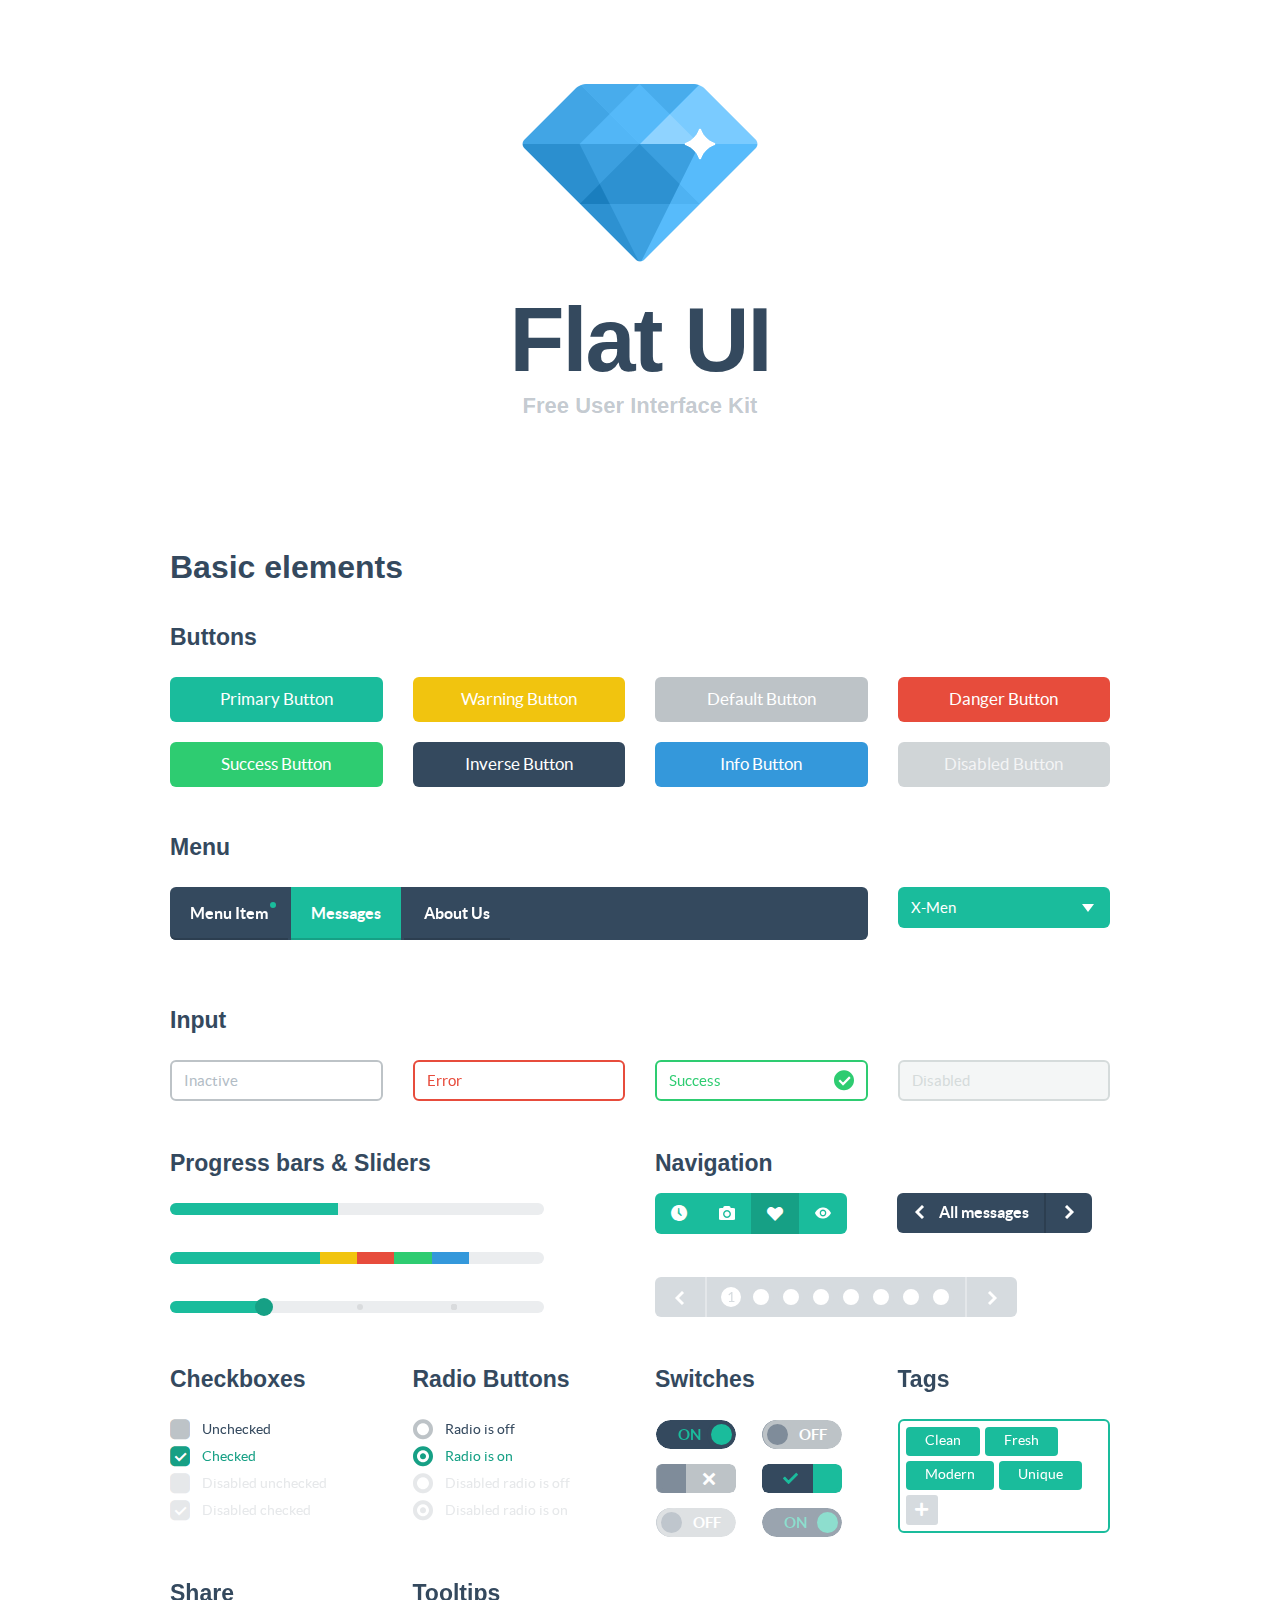
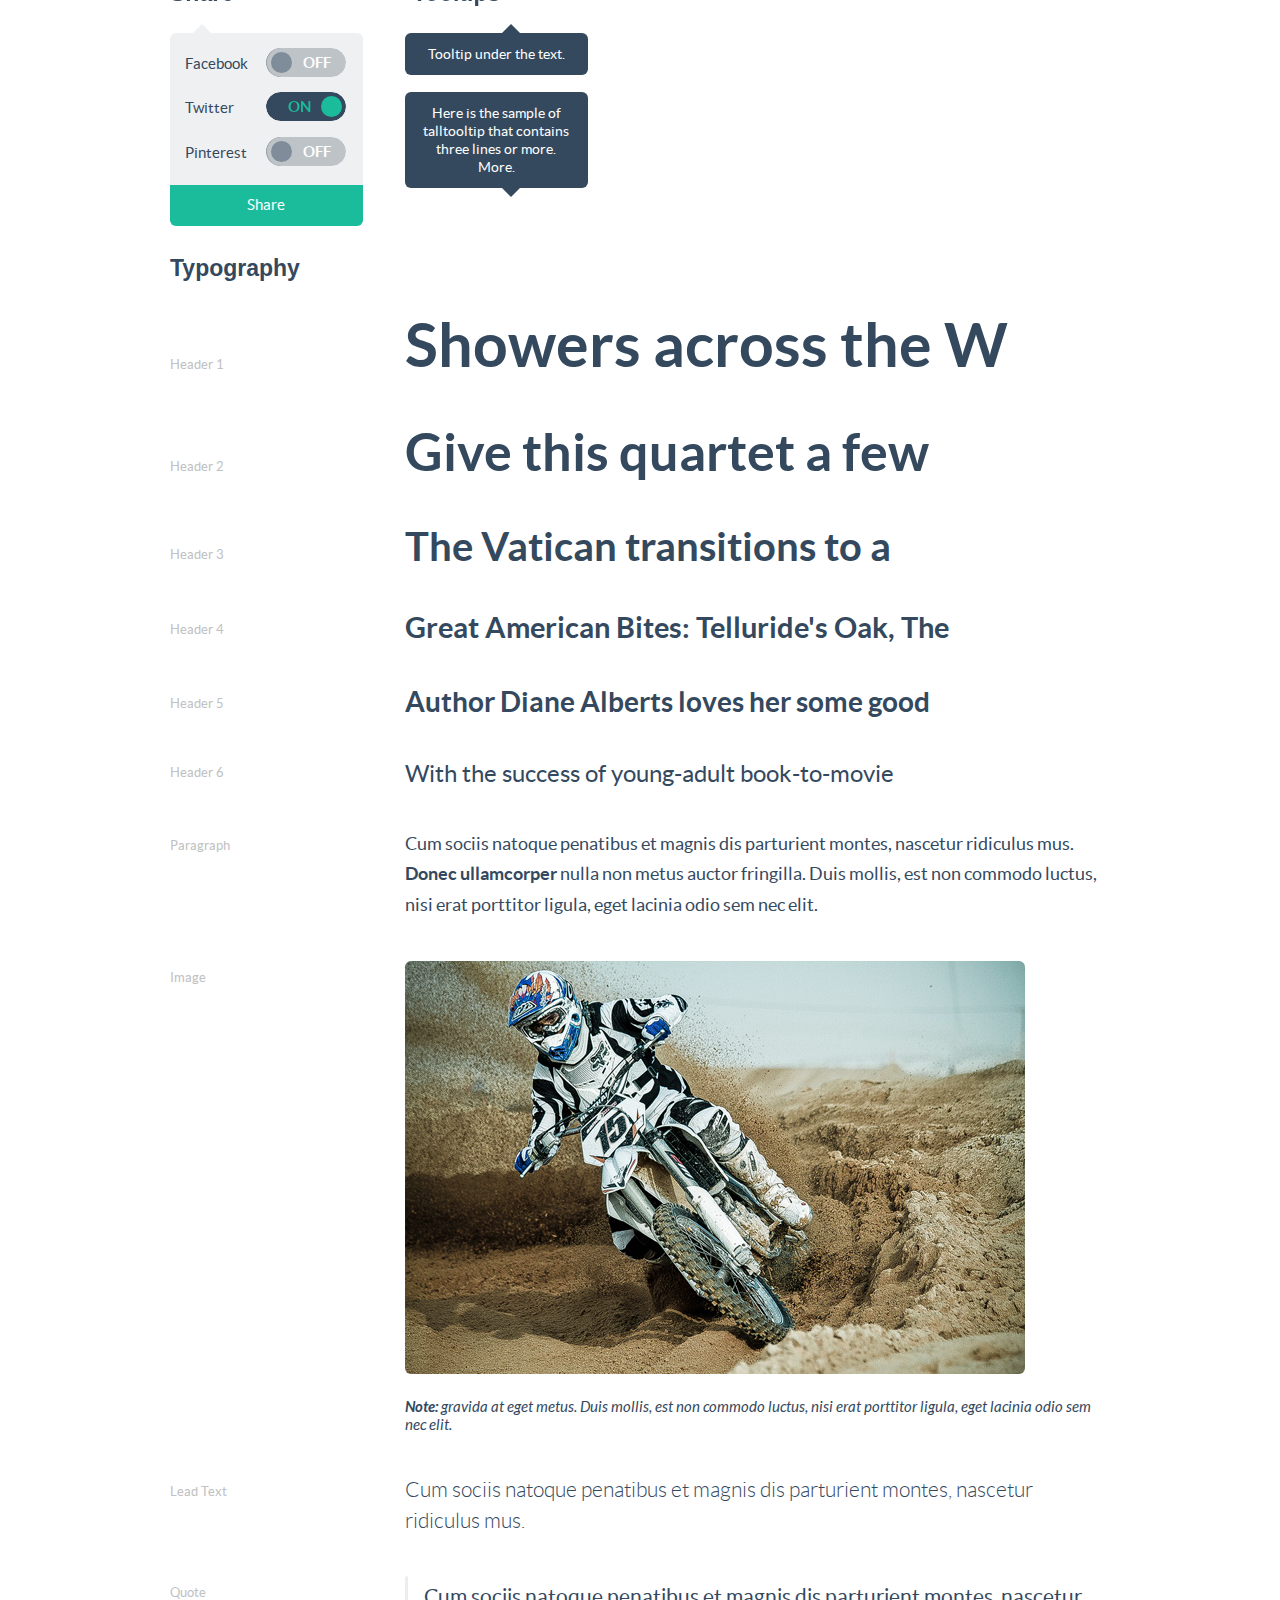
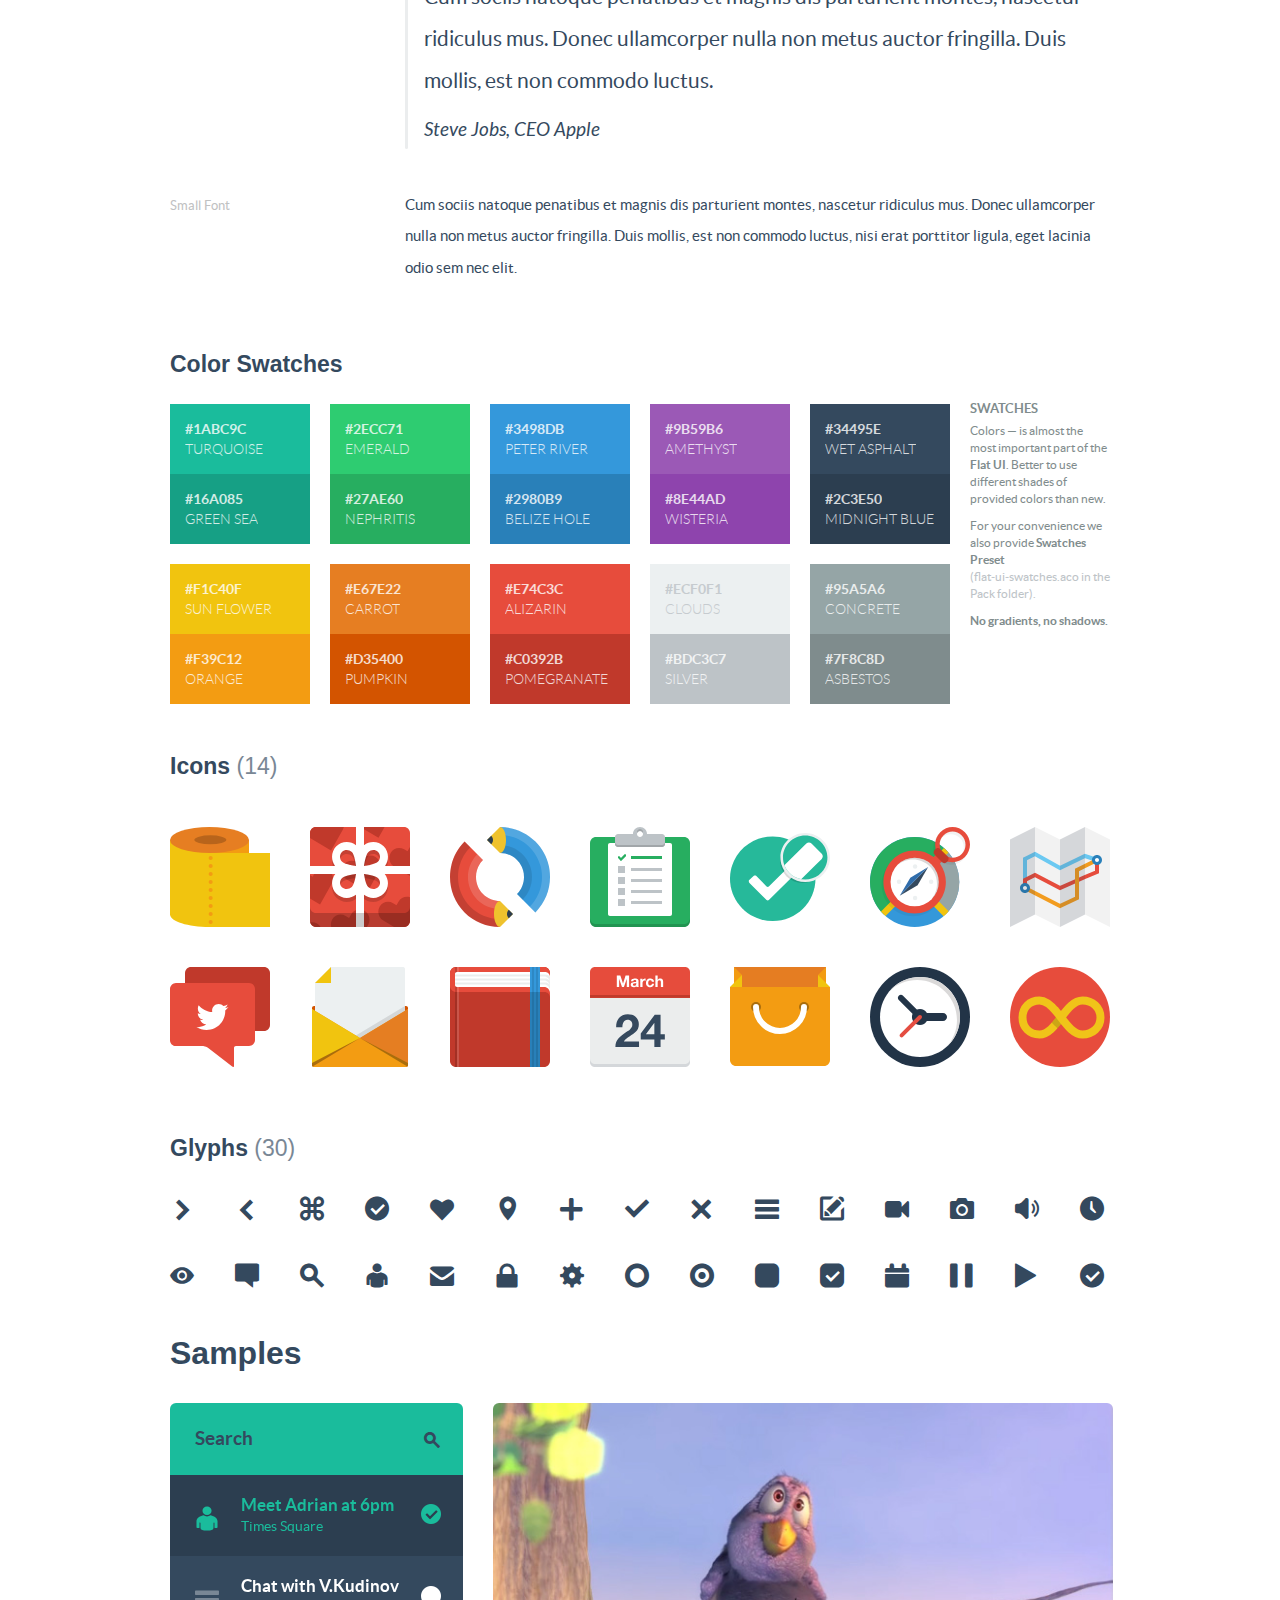
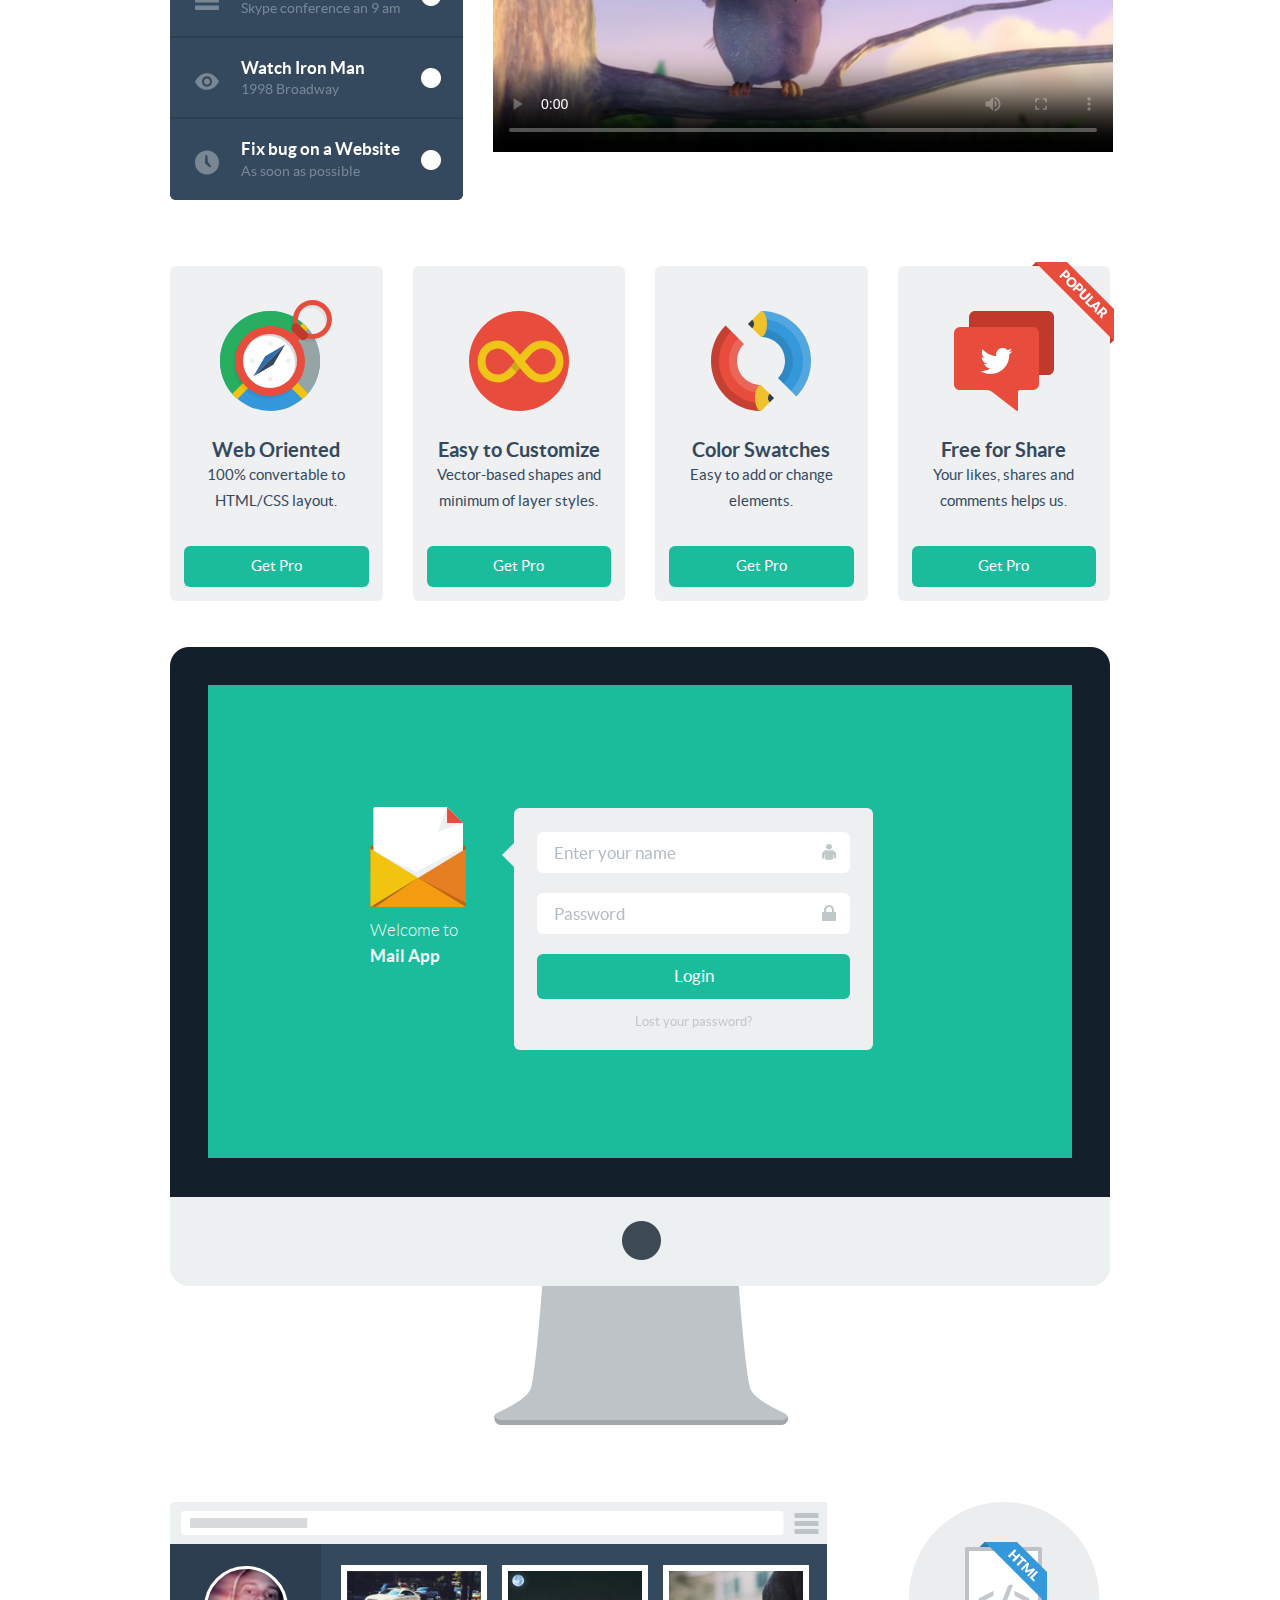
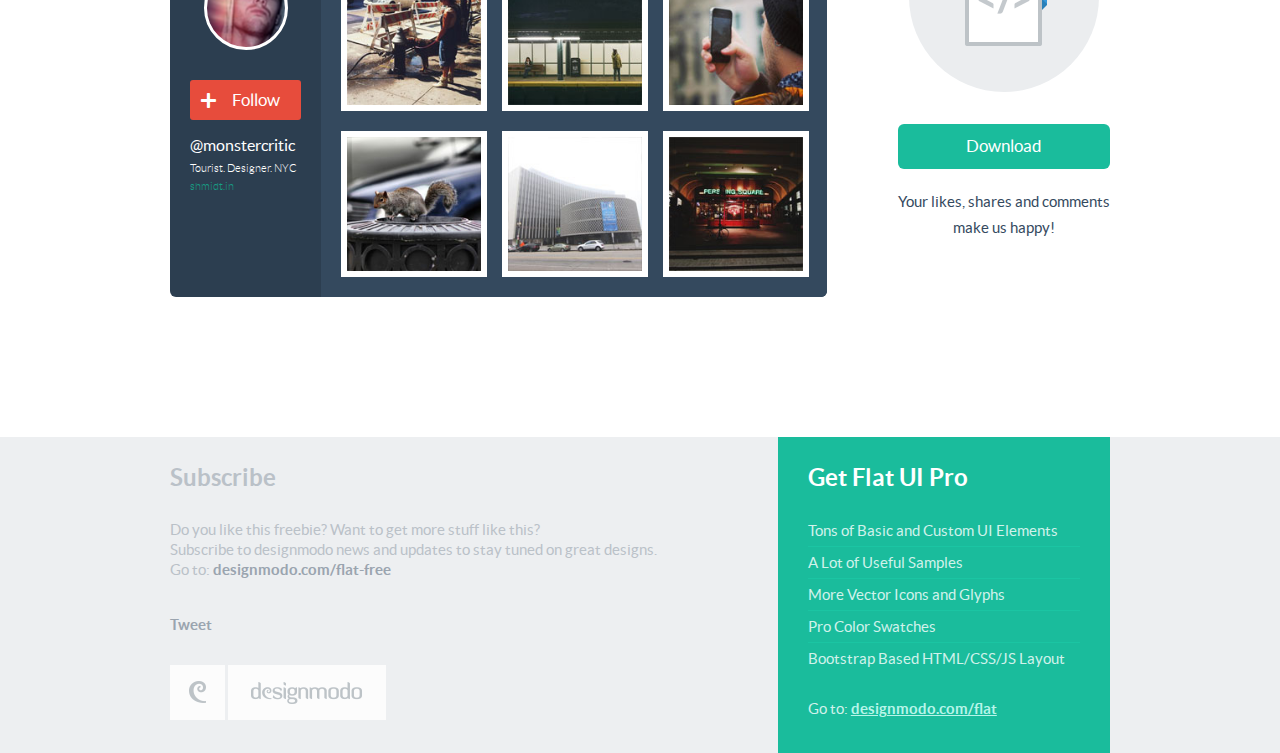
<file: public/Flat-UI-master/Flat-UI-master/index.html>
<!DOCTYPE html>
<html lang="en">
  <head>
    <meta charset="utf-8">
    <title>Flat UI - Free User Interface Kit</title>
    <meta name="viewport" content="width=device-width, initial-scale=1.0">

    <!-- Loading Bootstrap -->
    <link href="bootstrap/css/bootstrap.css" rel="stylesheet">

    <!-- Loading Flat UI -->
    <link href="css/flat-ui.css" rel="stylesheet">
    <link href="css/demo.css" rel="stylesheet">

    <link rel="shortcut icon" href="images/favicon.ico">

    <!-- HTML5 shim, for IE6-8 support of HTML5 elements. All other JS at the end of file. -->
    <!--[if lt IE 9]>
      <script src="js/html5shiv.js"></script>
    <![endif]-->
  </head>
  <body>
    <div class="container">
      <div class="demo-headline">
        <h1 class="demo-logo">
          <div class="logo"></div>
          Flat UI
          <small>Free User Interface Kit</small>
        </h1>
      </div> <!-- /demo-headline -->

      <h1 class="demo-section-title">Basic elements</h1>
      <h3 class="demo-panel-title">Buttons</h3>

      <div class="row demo-row">
        <div class="col-md-3">
          <a href="#fakelink" class="btn btn-block btn-lg btn-primary">Primary Button</a>
        </div>
        <div class="col-md-3">
          <a href="#fakelink" class="btn btn-block btn-lg btn-warning">Warning Button</a>
        </div>
        <div class="col-md-3">
          <a href="#fakelink" class="btn btn-block btn-lg">Default Button</a>
        </div>
        <div class="col-md-3">
          <a href="#fakelink" class="btn btn-block btn-lg btn-danger">Danger Button</a>
        </div>
      </div> <!-- /row -->

      <div class="row demo-row">
        <div class="col-md-3">
          <a href="#fakelink" class="btn btn-block btn-lg btn-success">Success Button</a>
        </div>
        <div class="col-md-3">
          <a href="#fakelink" class="btn btn-block btn-lg btn-inverse">Inverse Button</a>
        </div>
        <div class="col-md-3">
          <a href="#fakelink" class="btn btn-block btn-lg btn-info">Info Button</a>
        </div>
        <div class="col-md-3">
          <a href="#fakelink" class="btn btn-block btn-lg disabled">Disabled Button</a>
        </div>
      </div> <!-- /row -->

      <h3 class="demo-panel-title">Menu</h3>
      <div class="row demo-row">
        <div class="col-md-9">
          <div class="navbar navbar-inverse">
          	<div class="navbar-header">
	          	<button type="button" class="btn btn-navbar" data-toggle="collapse" data-target="#nav-collapse-01"></button>
          	</div>            
            <div class="navbar-collapse collapse" id="nav-collapse-01">
                  <ul class="nav">
                    <li>
                      <a href="#fakelink">
                        Menu Item
                        <span class="navbar-unread">1</span>
                      </a>
                    </li>
                    <li class="active">
                      <a href="#fakelink">
                        Messages
                        <span class="navbar-unread">1</span>
                      </a>
                      <ul>
                        <li><a href="#fakelink">Element One</a></li>
                        <li>
                          <a href="#fakelink">Sub menu</a>
                          <ul>
                            <li><a href="#fakelink">Element One</a></li>
                            <li><a href="#fakelink">Element Two</a></li>
                            <li><a href="#fakelink">Element Three</a></li>
                          </ul> <!-- /Sub menu -->
                        </li>
                        <li><a href="#fakelink">Element Three</a></li>
                      </ul> <!-- /Sub menu -->
                    </li>
                    <li>
                      <a href="#fakelink">
                        About Us
                      </a>
                    </li>
                  </ul>
                </div><!--/.nav -->
          </div>
        </div>
        <div class="col-md-3">
          <select name="herolist" value="X-Men" class="select-block">
            <option value="0">Choose hero</option>
            <option value="1">Spider Man</option>
            <option value="2">Wolverine</option>
            <option value="3">Captain America</option>
            <option value="X-Men" selected="selected">X-Men</option>
            <option value="Crocodile">Crocodile</option>
          </select>
        </div>
      </div> <!-- /row -->

      <h3 class="demo-panel-title">Input</h3>
      <div class="row">
        <div class="col-md-3">
          <input type="text" value="" placeholder="Inactive" class="form-control" />
        </div>
        <div class="col-md-3">
          <div class="form-group has-error">
            <input type="text" value="Error" class="form-control" />
          </div>
        </div>
        <div class="col-md-3">
          <div class="form-group has-success">
            <input type="text" value="Success" class="form-control" />
            <i class="input-icon fui-check-inverted"></i>
          </div>
        </div>
        <div class="col-md-3">
          <input type="text" value="Disabled" disabled="disabled" class="form-control" />
        </div>
      </div> <!-- /row -->

      <div class="row">
        <div class="col-md-5">
          <h3 class="demo-panel-title">Progress bars &amp; Sliders</h3>
          <div class="progress">
            <div class="progress-bar" style="width: 45%;"></div>
          </div>
          <br/>
          <div class="progress">
            <div class="progress-bar" style="width: 40%;"></div>
            <div class="progress-bar progress-bar-warning" style="width: 10%;"></div>
            <div class="progress-bar progress-bar-danger" style="width: 10%;"></div>
            <div class="progress-bar progress-bar-success" style="width: 10%;"></div>
            <div class="progress-bar progress-bar-info" style="width: 10%;"></div>
          </div>
          <br/>
          <div id="slider" class="ui-slider">
            <div class="ui-slider-segment"></div>
            <div class="ui-slider-segment"></div>
            <div class="ui-slider-segment"></div>
          </div>
        </div> <!-- /sliders -->

        <div class="col-md-6 col-md-offset-1">
          <h3 class="demo-panel-title">Navigation</h3>
          <div class="row demo-navigation">
            <div class="col-md-6">
              <div class="btn-toolbar">
                <div class="btn-group">
                  <a class="btn btn-primary" href="#fakelink"><i class="fui-time"></i></a>
                  <a class="btn btn-primary" href="#fakelink"><i class="fui-photo"></i></a>
                  <a class="btn btn-primary active" href="#fakelink"><i class="fui-heart"></i></a>
                  <a class="btn btn-primary" href="#fakelink"><i class="fui-eye"></i></a>
                </div>
              </div> <!-- /toolbar -->
            </div>
            <div class="col-md-6 demo-pager">
              <ul class="pager">
                <li class="previous">
                  <a href="#fakelink">
                    <i class="fui-arrow-left"></i>
                    <span>All messages</span>
                  </a>
                </li>
                <li class="next">
                  <a href="#fakelink">
                    <i class="fui-arrow-right"></i>
                  </a>
                </li>
              </ul> <!-- /pager -->
            </div>
          </div> <!-- /demo-navigation -->

          <div class="pagination">
            <ul>
              <li class="previous"><a href="#fakelink" class="fui-arrow-left"></a></li>
              <li class="active"><a href="#fakelink">1</a></li>
              <li><a href="#fakelink">2</a></li>
              <li><a href="#fakelink">3</a></li>
              <li><a href="#fakelink">4</a></li>
              <li><a href="#fakelink">5</a></li>
              <li><a href="#fakelink">6</a></li>
              <li><a href="#fakelink">7</a></li>
              <li><a href="#fakelink">8</a></li>
              <li class="next"><a href="#fakelink" class="fui-arrow-right"></a></li>
            </ul>
          </div> <!-- /pagination -->
        </div> <!-- /navigation -->
      </div> <!-- /row -->

      <div class="row">
        <div class="col-md-3">
          <h3 class="demo-panel-title">Checkboxes</h3>
          <label class="checkbox" for="checkbox1">
            <input type="checkbox" value="" id="checkbox1" data-toggle="checkbox">
            Unchecked
          </label>
          <label class="checkbox" for="checkbox2">
            <input type="checkbox" checked="checked" value="" id="checkbox2" data-toggle="checkbox" checked="">
            Checked
          </label>
          <label class="checkbox" for="checkbox3">
            <input type="checkbox" value="" id="checkbox3" data-toggle="checkbox" disabled="">
            Disabled unchecked
          </label>
          <label class="checkbox" for="checkbox4">
            <input type="checkbox" checked="checked" value="" id="checkbox4" data-toggle="checkbox" disabled="" checked="">
            Disabled checked
          </label>
        </div> <!-- /checkboxes col-md-3 -->

        <div class="col-md-3">
          <h3 class="demo-panel-title">Radio Buttons</h3>
          <label class="radio">
            <input type="radio" name="optionsRadios" id="optionsRadios1" value="option1" data-toggle="radio">
            Radio is off
          </label>
          <label class="radio">
            <input type="radio" name="optionsRadios" id="optionsRadios2" value="option1" data-toggle="radio" checked="">
            Radio is on
          </label>

          <label class="radio">
            <input type="radio" name="optionsRadiosDisabled" id="optionsRadios3" value="option2" data-toggle="radio" disabled="">
            Disabled radio is off
          </label>
          <label class="radio">
            <input type="radio" name="optionsRadiosDisabled" id="optionsRadios4" value="option2" data-toggle="radio" checked="" disabled="">
            Disabled radio is on
          </label>
        </div> <!-- /radios col-md-3 -->

        <div class="col-md-3">
          <h3 class="demo-panel-title">Switches</h3>

          <table width="100%">
            <tr>
              <td width="50%" class="pbm">
                <input type="checkbox" checked="" data-toggle="switch" />
              </td>

              <td class="pbm">
                <input type="checkbox" data-toggle="switch" />
              </td>
            </tr>
            <tr>
              <td class="pbm">
                <div class="switch switch-square"
                  data-on-label="<i class='fui-check'></i>"
                  data-off-label="<i class='fui-cross'></i>">
                  <input type="checkbox" />
                </div>
              </td>

              <td class="pbm">
                <div class="switch switch-square"
                  data-on-label="<i class='fui-check'></i>"
                  data-off-label="<i class='fui-cross'></i>">
                  <input type="checkbox" checked="" />
                </div>
              </td>
            </tr>
            <tr>
              <td>
                <input type="checkbox" disabled data-toggle="switch" />
              </td>

              <td>
                <input type="checkbox" checked disabled data-toggle="switch" />
              </td>
            </tr>
          </table>
        </div> <!-- /toggles col-md-3 -->

        <div class="col-md-3">
          <h3 class="demo-panel-title">Tags</h3>
          <input name="tagsinput" id="tagsinput" class="tagsinput" value="Clean,Fresh,Modern,Unique" />
        </div>
      </div> <!-- /row -->

      <div class="row">
        <div class="col-md-3">
          <h3 class="demo-panel-title">Share</h3>
          <div class="share mrl">
            <ul>
              <li>
                <label class="share-label" for="share-toggle2">Facebook</label>
                <input type="checkbox" data-toggle="switch" />
              </li>
              <li>
                <label class="share-label" for="share-toggle4">Twitter</label>
                <input type="checkbox" checked="" data-toggle="switch" />
              </li>
              <li>
                <label class="share-label" for="share-toggle6">Pinterest</label>
                <input type="checkbox" data-toggle="switch" />
              </li>
            </ul>
            <a href="#" class="btn btn-primary btn-block btn-large">Share</a>
          </div> <!-- /share -->
        </div>

        <div class="col-md-3">
          <div class="demo-tooltips">
            <h3 class="demo-panel-title">Tooltips</h3>
            <p align="center" data-toggle="tooltip" data-placement="bottom" title="Tooltip under the text."></p>
            <p align="center" data-toggle="tooltip" title="Here is the sample of talltooltip that contains three lines or more. More."></p>
          </div>
        </div> <!-- /col-md-3 with tooltips -->
      </div> <!-- /row -->
      
      <div class="demo-row typography-row">
      	<div class="demo-title">
      		<h3 class="demo-panel-title">Typography</h3>
      	</div>
      	<div class="demo-content">      		
      		<div class="demo-type-example">
	      		<h1><span class="demo-heading-note">Header 1</span>Showers across the W</h1>
      		</div>
      		<div class="demo-type-example">
	      		<h2><span class="demo-heading-note">Header 2</span>Give this quartet a few</h2>
      		</div>
      		<div class="demo-type-example">
	      		<h3><span class="demo-heading-note">Header 3</span>The Vatican transitions to a</h3>
      		</div>
      		<div class="demo-type-example">
	      		<h4><span class="demo-heading-note">Header 4</span>Great American Bites: Telluride's Oak, The</h4>
      		</div>
      		<div class="demo-type-example">
	      		<h5><span class="demo-heading-note">Header 5</span>Author Diane Alberts loves her some good</h5>
      		</div>
      		<div class="demo-type-example">
	      		<h6><span class="demo-heading-note">Header 6</span>With the success of young-adult book-to-movie</h6>
      		</div>
      		<div class="demo-type-example">
	      		<span class="demo-text-note">Paragraph</span>
	          <p>Cum sociis natoque penatibus et magnis dis parturient montes, nascetur ridiculus mus. <strong>Donec ullamcorper</strong> nulla non metus auctor fringilla. Duis mollis, est non commodo luctus, nisi erat porttitor ligula, eget lacinia odio sem nec elit.</p>
      		</div>
      		<div class="demo-type-example">
	      		<span class="demo-text-note">Image</span>
	          <img src="images/exaple-image.jpg" alt="exaple-image" class="img-rounded img-responsive">
	          <p class="img-comment"><strong>Note:</strong> gravida at eget metus. Duis mollis, est non commodo luctus, nisi erat porttitor ligula, eget lacinia odio sem nec elit.</p>
      		</div>
      		<div class="demo-type-example">
	      		<span class="demo-text-note">Lead Text</span>
						<p class="lead">Cum sociis natoque penatibus et magnis dis parturient montes, nascetur ridiculus mus.</p>
      		</div>
      		<div class="demo-type-example">
	      		<span class="demo-text-note">Quote</span>
	          <blockquote>
	            <p>Cum sociis natoque penatibus et magnis dis parturient montes, nascetur ridiculus mus. Donec ullamcorper nulla non metus auctor fringilla. Duis mollis, est non commodo luctus.</p>
	            <small>Steve Jobs, CEO Apple</small>
	          </blockquote>
      		</div>
      		<div class="demo-type-example">
	      		<span class="demo-text-note">Small Font</span>
	          <p><small>Cum sociis natoque penatibus et magnis dis parturient montes, nascetur ridiculus mus. Donec ullamcorper nulla non metus auctor fringilla. Duis mollis, est non commodo luctus, nisi erat porttitor ligula, eget lacinia odio sem nec elit.</small></p>
      		</div>
      	</div><!-- /.demo-content-wide -->
      </div><!-- /.demo-row -->

      <h3 class="demo-panel-title">Color Swatches</h3>
      <div class="row demo-swatches-row">
	      <div class="swatches-col">
		      <div class="pallete-item">
			      <dl class="palette palette-turquoise">
                <dt>#1abc9c</dt>
                <dd>Turquoise</dd>
              </dl>
              <dl class="palette palette-green-sea">
                <dt>#16a085</dt>
                <dd>Green sea</dd>
              </dl>
		      </div>
		      <div class="pallete-item">
			      <dl class="palette palette-emerald">
              <dt>#2ecc71</dt>
              <dd>Emerald</dd>
            </dl>
            <dl class="palette palette-nephritis">
              <dt>#27ae60</dt>
              <dd>Nephritis</dd>
            </dl>
		      </div>
		      <div class="pallete-item">
			      <dl class="palette palette-peter-river">
              <dt>#3498db</dt>
              <dd>Peter river</dd>
            </dl>
            <dl class="palette palette-belize-hole">
              <dt>#2980b9</dt>
              <dd>Belize hole</dd>
            </dl>
		      </div>
		      <div class="pallete-item">
			      <dl class="palette palette-amethyst">
              <dt>#9b59b6</dt>
              <dd>Amethyst</dd>
            </dl>
            <dl class="palette palette-wisteria">
              <dt>#8e44ad</dt>
              <dd>Wisteria</dd>
            </dl>
		      </div>
		      <div class="pallete-item">
			      <dl class="palette palette-wet-asphalt">
              <dt>#34495e</dt>
              <dd>Wet asphalt</dd>
            </dl>
            <dl class="palette palette-midnight-blue">
              <dt>#2c3e50</dt>
              <dd>Midnight blue</dd>
            </dl>
		      </div>
		      <div class="pallete-item">
			      <dl class="palette palette-sun-flower">
              <dt>#f1c40f</dt>
              <dd>Sun flower</dd>
            </dl>
            <dl class="palette palette-orange">
              <dt>#f39c12</dt>
              <dd>Orange</dd>
            </dl>
		      </div>
		      <div class="pallete-item">
			      <dl class="palette palette-carrot">
              <dt>#e67e22</dt>
              <dd>Carrot</dd>
            </dl>
            <dl class="palette palette-pumpkin">
              <dt>#d35400</dt>
              <dd>Pumpkin</dd>
            </dl>
		      </div>
		      <div class="pallete-item">
			      <dl class="palette palette-alizarin">
              <dt>#e74c3c</dt>
              <dd>Alizarin</dd>
            </dl>
            <dl class="palette palette-pomegranate">
              <dt>#c0392b</dt>
              <dd>Pomegranate</dd>
            </dl>
		      </div>
		      <div class="pallete-item">
			      <dl class="palette palette-clouds">
              <dt>#ecf0f1</dt>
              <dd>Clouds</dd>
            </dl>
            <dl class="palette palette-silver">
              <dt>#bdc3c7</dt>
              <dd>Silver</dd>
            </dl>
		      </div>
		      <div class="pallete-item">
			      <dl class="palette palette-concrete">
              <dt>#95a5a6</dt>
              <dd>Concrete</dd>
            </dl>
            <dl class="palette palette-asbestos">
              <dt>#7f8c8d</dt>
              <dd>Asbestos</dd>
            </dl>
		      </div>
	      </div> <!-- /swatches items -->
	      <div class="swatches-desc-col">
		      <h6 class="palette-headline">SWATCHES</h6>
          <p class="palette-paragraph">
            Colors &mdash; is almost the most important part of the <strong>Flat UI</strong>. Better to use different shades of provided colors than new.
          </p>
          <p class="palette-paragraph">
            For your convenience we also provide <strong>Swatches Preset</strong> <span>(flat&#8209;ui&#8209;swatches.aco in the Pack folder).</span>
          </p>
          <p class="palette-paragraph">
            <strong>No gradients, no shadows.</strong>
          </p>
	      </div> <!-- /swatches desc -->
      </div> <!-- /swatches row -->

      <h3 class="demo-panel-title">Icons <small>(14)</small></h3>
      <div class="demo-illustrations">
        <div class="demo-content">
          <div><img src="images/icons/svg/toilet-paper.svg" alt="Toilet-Paper"></div>          
          <div><img src="images/icons/svg/gift-box.svg" alt="Gift-Box"></div>
          <div><img src="images/icons/svg/pencils.svg" alt="Pensils"></div>
          <div><img src="images/icons/svg/clipboard.svg" alt="Clipboard"></div>
          <div><img src="images/icons/svg/retina.svg" alt="Retina"></div>
          <div><img src="images/icons/svg/compas.svg" alt="Compas"></div>
          <div><img src="images/icons/svg/map.svg" alt="Map"></div>
          <div><img src="images/icons/svg/chat.svg" alt="Chat"></div>
          <div><img src="images/icons/svg/mail.svg" alt="Mail"></div>
          <div><img src="images/icons/svg/book.svg" alt="Book"></div>
          <div><img src="images/icons/svg/calendar.svg" alt="Calendar"></div>
          <div><img src="images/icons/svg/paper-bag.svg" alt="Pocket"></div>
          <div><img src="images/icons/svg/clocks.svg" alt="Watches"></div>
          <div><img src="images/icons/svg/loop.svg" alt="Infinity-Loop"></div>
        </div>
      </div>


      <h3 class="demo-panel-title">Glyphs <small>(30)</small></h3>
      <div class="demo-icons">        
        <div class="demo-content">
          <span class="fui-arrow-right"></span>
          <span class="fui-arrow-left"></span>
          <span class="fui-cmd"></span>
          <span class="fui-check-inverted"></span>
          <span class="fui-heart"></span>
          <span class="fui-location"></span>
          <span class="fui-plus"></span>
          <span class="fui-check"></span>
          <span class="fui-cross"></span>
          <span class="fui-list"></span>
          <span class="fui-new"></span>
          <span class="fui-video"></span>
          <span class="fui-photo"></span>
          <span class="fui-volume"></span>
          <span class="fui-time"></span>
          <span class="fui-eye"></span>
          <span class="fui-chat"></span>
          <span class="fui-search"></span>
          <span class="fui-user"></span>
          <span class="fui-mail"></span>
          <span class="fui-lock"></span>
          <span class="fui-gear"></span>
          <span class="fui-radio-unchecked"></span>
          <span class="fui-radio-checked"></span>
          <span class="fui-checkbox-unchecked"></span>
          <span class="fui-checkbox-checked"></span>
          <span class="fui-calendar-solid"></span>
          <span class="fui-pause"></span>
          <span class="fui-play"></span>
          <span class="fui-check-inverted-2"></span>
        </div>
      </div> <!-- /icon font row -->

      <h1 class="demo-section-title mbl pbl">Samples</h1>
      <div class="row demo-samples">
        <div class="col-md-4">
          <div class="todo">
            <div class="todo-search">
              <input class="todo-search-field" type="search" value="" placeholder="Search" />
            </div>
            <ul>
              <li class="todo-done">
                <div class="todo-icon fui-user"></div>
                <div class="todo-content">
                  <h4 class="todo-name">
                    Meet <strong>Adrian</strong> at <strong>6pm</strong>
                  </h4>
                  Times Square
                </div>
              </li>
              <li>
                <div class="todo-icon fui-list"></div>
                <div class="todo-content">
                  <h4 class="todo-name">
                    Chat with <strong>V.Kudinov</strong>
                  </h4>
                  Skype conference an 9 am
                </div>
              </li>
              <li>
                <div class="todo-icon fui-eye"></div>
                <div class="todo-content">
                  <h4 class="todo-name">
                    Watch <strong>Iron Man</strong>
                  </h4>
                  1998 Broadway
                </div>
              </li>
              <li>
                <div class="todo-icon fui-time"></div>
                <div class="todo-content">
                  <h4 class="todo-name">
                    Fix bug on a <strong>Website</strong>
                  </h4>
                  As soon as possible
                </div>
              </li>
            </ul>
          </div>
        </div> <!-- /todo list -->

        <div class="col-md-8 demo-video">
          <!--[if !IE]> -->
            <video class="video-js" controls
              preload="auto" width="620" height="349" poster="images/video/poster.jpg" data-setup="{}">
              <source src="http://iurevych.github.com/Flat-UI-videos/big_buck_bunny.mp4" type="video/mp4">
              <source src="http://iurevych.github.com/Flat-UI-videos/big_buck_bunny.webm" type="video/webm">
            </video>
          <!-- <![endif]-->

          <!--[if IE]>
            <video class="video-js" controls
              preload="auto" width="620" height="256" poster="http://video-js.zencoder.com/oceans-clip.jpg" data-setup="{}">
              <source src="http://video-js.zencoder.com/oceans-clip.mp4" type='video/mp4'/>
              <source src="http://video-js.zencoder.com/oceans-clip.webm" type='video/webm'/>
            </video>
          <![endif]-->
        </div> <!-- /video -->
      </div>

      <div class="row demo-tiles">
        <div class="col-md-3">
          <div class="tile">
            <img src="images/icons/svg/compas.svg" alt="Compas" class="tile-image big-illustration">
            <h3 class="tile-title">Web Oriented</h3>
            <p>100% convertable to HTML/CSS layout.</p>
            <a class="btn btn-primary btn-large btn-block" href="http://designmodo.com/flat">Get Pro</a>
          </div>
        </div>

        <div class="col-md-3">
          <div class="tile">
            <img src="images/icons/svg/loop.svg" alt="Infinity-Loop" class="tile-image">
            <h3 class="tile-title">Easy to Customize</h3>
            <p>Vector-based shapes and minimum of layer styles.</p>
            <a class="btn btn-primary btn-large btn-block" href="http://designmodo.com/flat">Get Pro</a>
          </div>
        </div>

        <div class="col-md-3">
          <div class="tile">
            <img src="images/icons/svg/pencils.svg" alt="Pensils" class="tile-image">
            <h3 class="tile-title">Color Swatches</h3>
            <p>Easy to add or change elements. </p>
            <a class="btn btn-primary btn-large btn-block" href="http://designmodo.com/flat">Get Pro</a>
          </div>
        </div>

        <div class="col-md-3">
          <div class="tile tile-hot">
            <img src="images/icons/svg/chat.svg" alt="Chat" class="tile-image">
            <h3 class="tile-title">Free for Share</h3>
            <p>Your likes, shares and comments helps us.</p>
            <a class="btn btn-primary btn-large btn-block" href="http://designmodo.com/flat">Get Pro</a>
          </div>

        </div>
      </div> <!-- /tiles -->

      <div class="login">
        <div class="login-screen">
          <div class="login-icon">
            <img src="images/login/icon.png" alt="Welcome to Mail App" />
            <h4>Welcome to <small>Mail App</small></h4>
          </div>

          <div class="login-form">
            <div class="form-group">
              <input type="text" class="form-control login-field" value="" placeholder="Enter your name" id="login-name" />
              <label class="login-field-icon fui-user" for="login-name"></label>
            </div>

            <div class="form-group">
              <input type="password" class="form-control login-field" value="" placeholder="Password" id="login-pass" />
              <label class="login-field-icon fui-lock" for="login-pass"></label>
            </div>

            <a class="btn btn-primary btn-lg btn-block" href="#">Login</a>
            <a class="login-link" href="#">Lost your password?</a>
          </div>
        </div>
      </div>

      <div class="row">
        <div class="col-md-9">
          <div class="demo-browser">
            <div class="demo-browser-side">
              <div class="demo-browser-author"></div>
              <div class="demo-browser-action">
                <a class="btn btn-danger btn-lg btn-block" href="http://twitter.com/monstercritic" target="_blank">
                  Follow
                </a>
              </div>
              <h5>@monstercritic</h5>
              <h6>
                Tourist. Designer. NYC
                <a href="http://shmidt.in" target="_blank">shmidt.in</a>
              </h6>
            </div>
            <div class="demo-browser-content">
              <img src="images/demo/browser-pic-1.jpg" alt="" />
              <img src="images/demo/browser-pic-2.jpg" alt="" />
              <img src="images/demo/browser-pic-3.jpg" alt="" />
              <img src="images/demo/browser-pic-4.jpg" alt="" />
              <img src="images/demo/browser-pic-5.jpg" alt="" />
              <img src="images/demo/browser-pic-6.jpg" alt="" />
            </div>
          </div>
        </div>

        <div class="col-md-3">
          <div class="demo-download">
            <img src="images/demo/html-icon.png" src="Free PSD" />
          </div>

          <a href="https://github.com/designmodo/Flat-UI/archive/master.zip" class="btn btn-primary btn-lg btn-block">Download</a>

          <p class="demo-download-text">Your likes, shares and comments make us happy!</p>
        </div>
      </div> <!-- /download area -->

    </div> <!-- /container -->

    <footer>
      <div class="container">
        <div class="row">
          <div class="col-md-7">
            <h3 class="footer-title">Subscribe</h3>
            <p>Do you like this freebie? Want to get more stuff like this?<br/>
              Subscribe to designmodo news and updates to stay tuned on great designs.<br/>
              Go to: <a href="http://designmodo.com/flat-free" target="_blank">designmodo.com/flat-free</a>
            </p>

            <p class="pvl">
              <a href="https://twitter.com/share" class="twitter-share-button" data-url="http://designmodo.com/flat-free/" data-text="Flat UI Free - PSD&amp;amp;HTML User Interface Kit" data-via="designmodo">Tweet</a>
							<script>!function(d,s,id){var js,fjs=d.getElementsByTagName(s)[0],p=/^http:/.test(d.location)?'http':'https';if(!d.getElementById(id)){js=d.createElement(s);js.id=id;js.src=p+'://platform.twitter.com/widgets.js';fjs.parentNode.insertBefore(js,fjs);}}(document, 'script', 'twitter-wjs');</script>
              <iframe src="http://ghbtns.com/github-btn.html?user=designmodo&repo=Flat-UI&type=watch&count=true" height="20" width="107" frameborder="0" scrolling="0" style="width:105px; height: 20px;" allowTransparency="true"></iframe>
              <iframe src="http://ghbtns.com/github-btn.html?user=designmodo&repo=Flat-UI&type=fork&count=true" height="20" width="107" frameborder="0" scrolling="0" style="width:105px; height: 20px;" allowTransparency="true"></iframe>
              <iframe src="http://ghbtns.com/github-btn.html?user=designmodo&type=follow&count=true" height="20" width="195" frameborder="0" scrolling="0" style="width:195px; height: 20px;" allowTransparency="true"></iframe>
            </p>

            <a class="footer-brand" href="http://designmodo.com" target="_blank">
              <img src="images/footer/logo.png" alt="Designmodo.com" />
            </a>
          </div> <!-- /col-md-7 -->

          <div class="col-md-5">
            <div class="footer-banner">
              <h3 class="footer-title">Get Flat UI Pro</h3>
              <ul>
                <li>Tons of Basic and Custom UI Elements</li>
                <li>A Lot of Useful Samples</li>
                <li>More Vector Icons and Glyphs</li>
                <li>Pro Color Swatches</li>
                <li>Bootstrap Based HTML/CSS/JS Layout</li>
              </ul>
              Go to: <a href="http://designmodo.com/flat" target="_blank">designmodo.com/flat</a>
            </div>
          </div>
        </div>
      </div>
    </footer>
    
    <!-- Load JS here for greater good =============================-->
    <script src="js/jquery-1.8.3.min.js"></script>
    <script src="js/jquery-ui-1.10.3.custom.min.js"></script>
    <script src="js/jquery.ui.touch-punch.min.js"></script>
    <script src="js/bootstrap.min.js"></script>
    <script src="js/bootstrap-select.js"></script>
    <script src="js/bootstrap-switch.js"></script>
    <script src="js/flatui-checkbox.js"></script>
    <script src="js/flatui-radio.js"></script>
    <script src="js/jquery.tagsinput.js"></script>
    <script src="js/jquery.placeholder.js"></script>
    <script src="js/jquery.stacktable.js"></script>
    <script src="http://vjs.zencdn.net/4.1/video.js"></script>
    <script src="js/application.js"></script>
  </body>
</html>
</file>
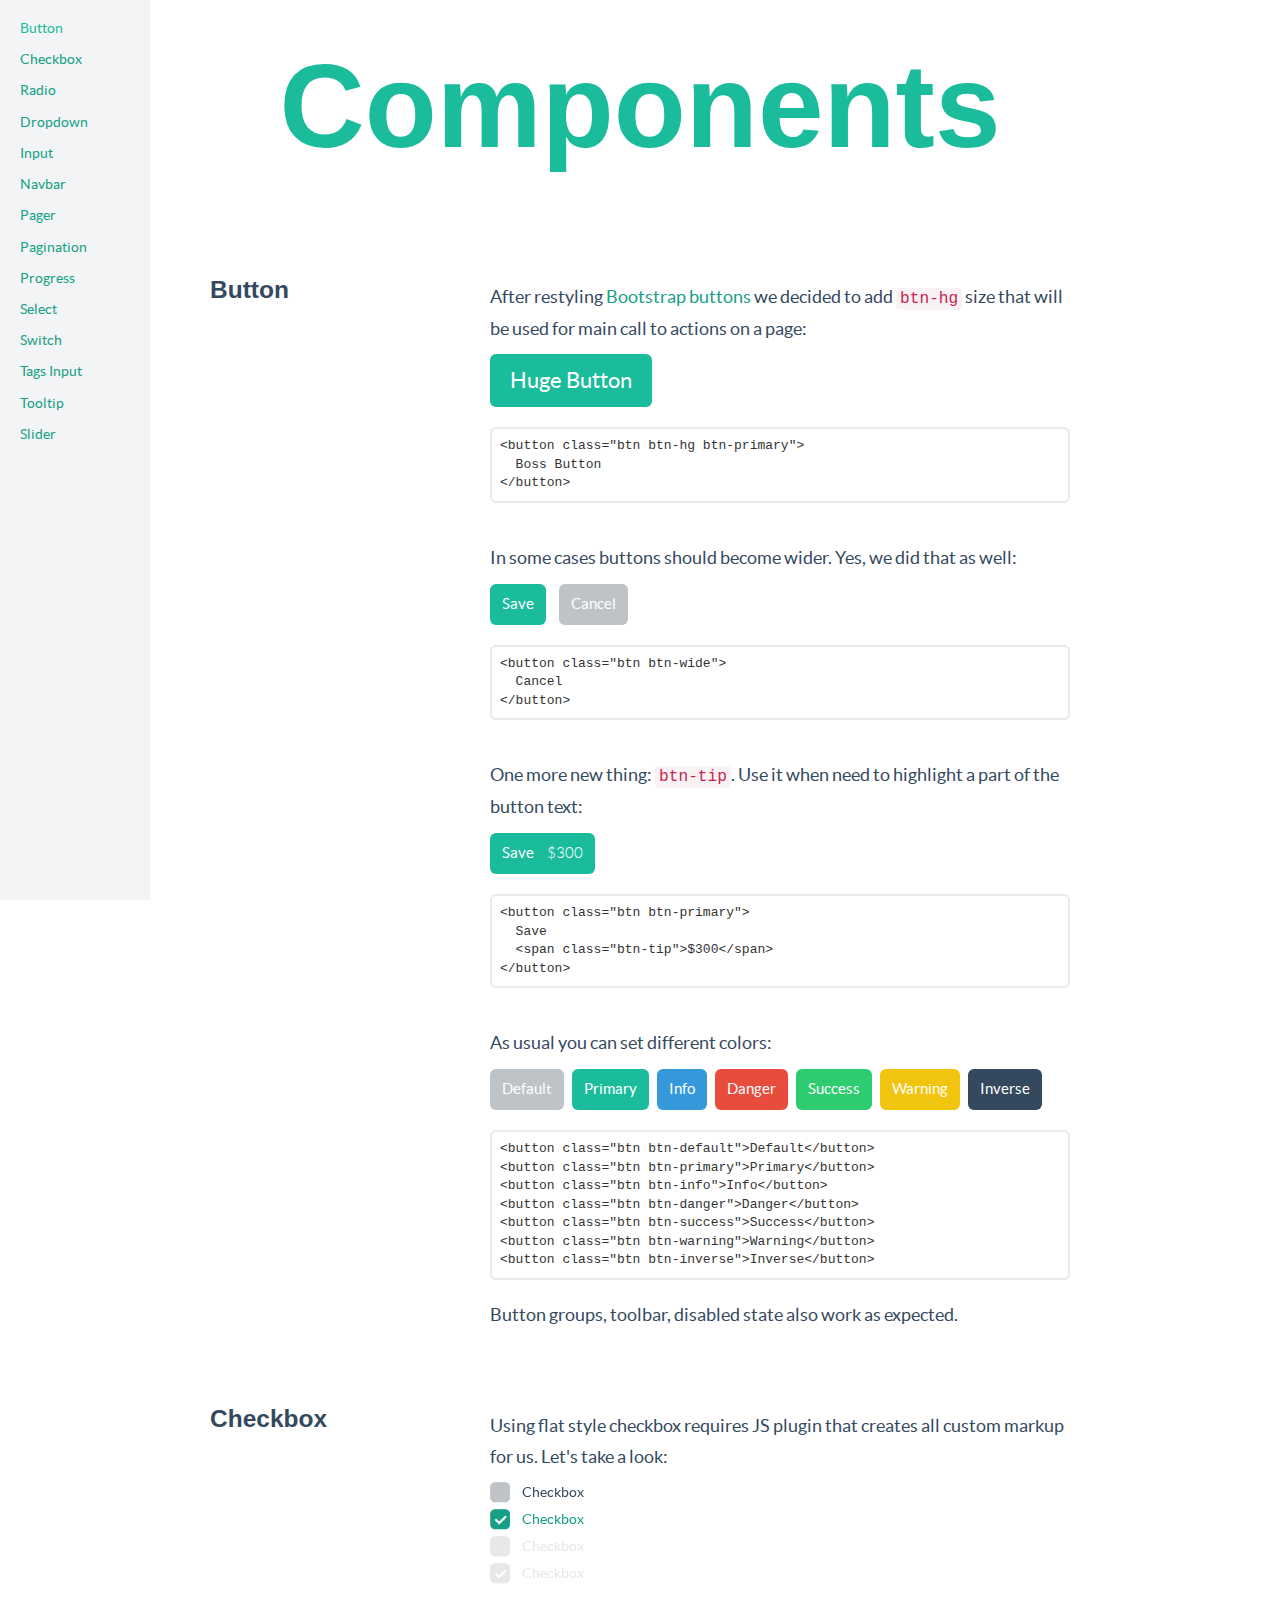
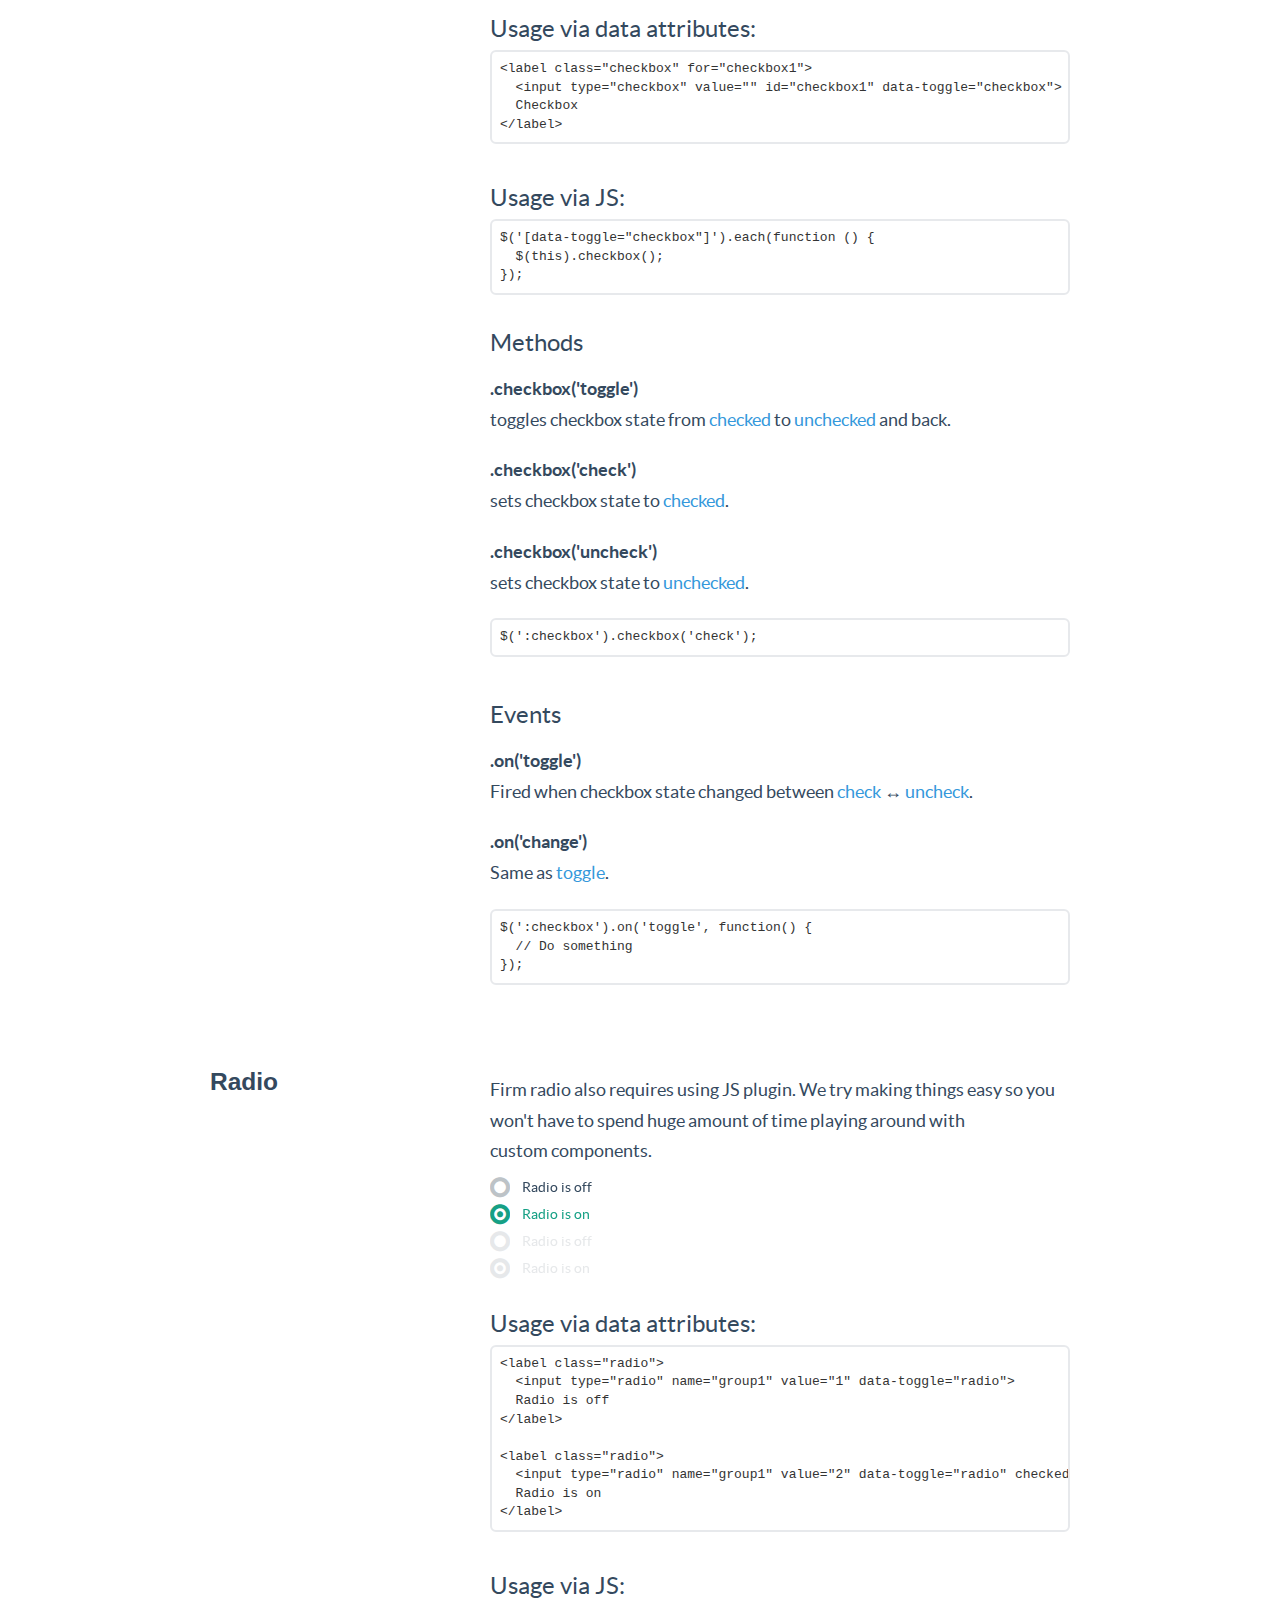
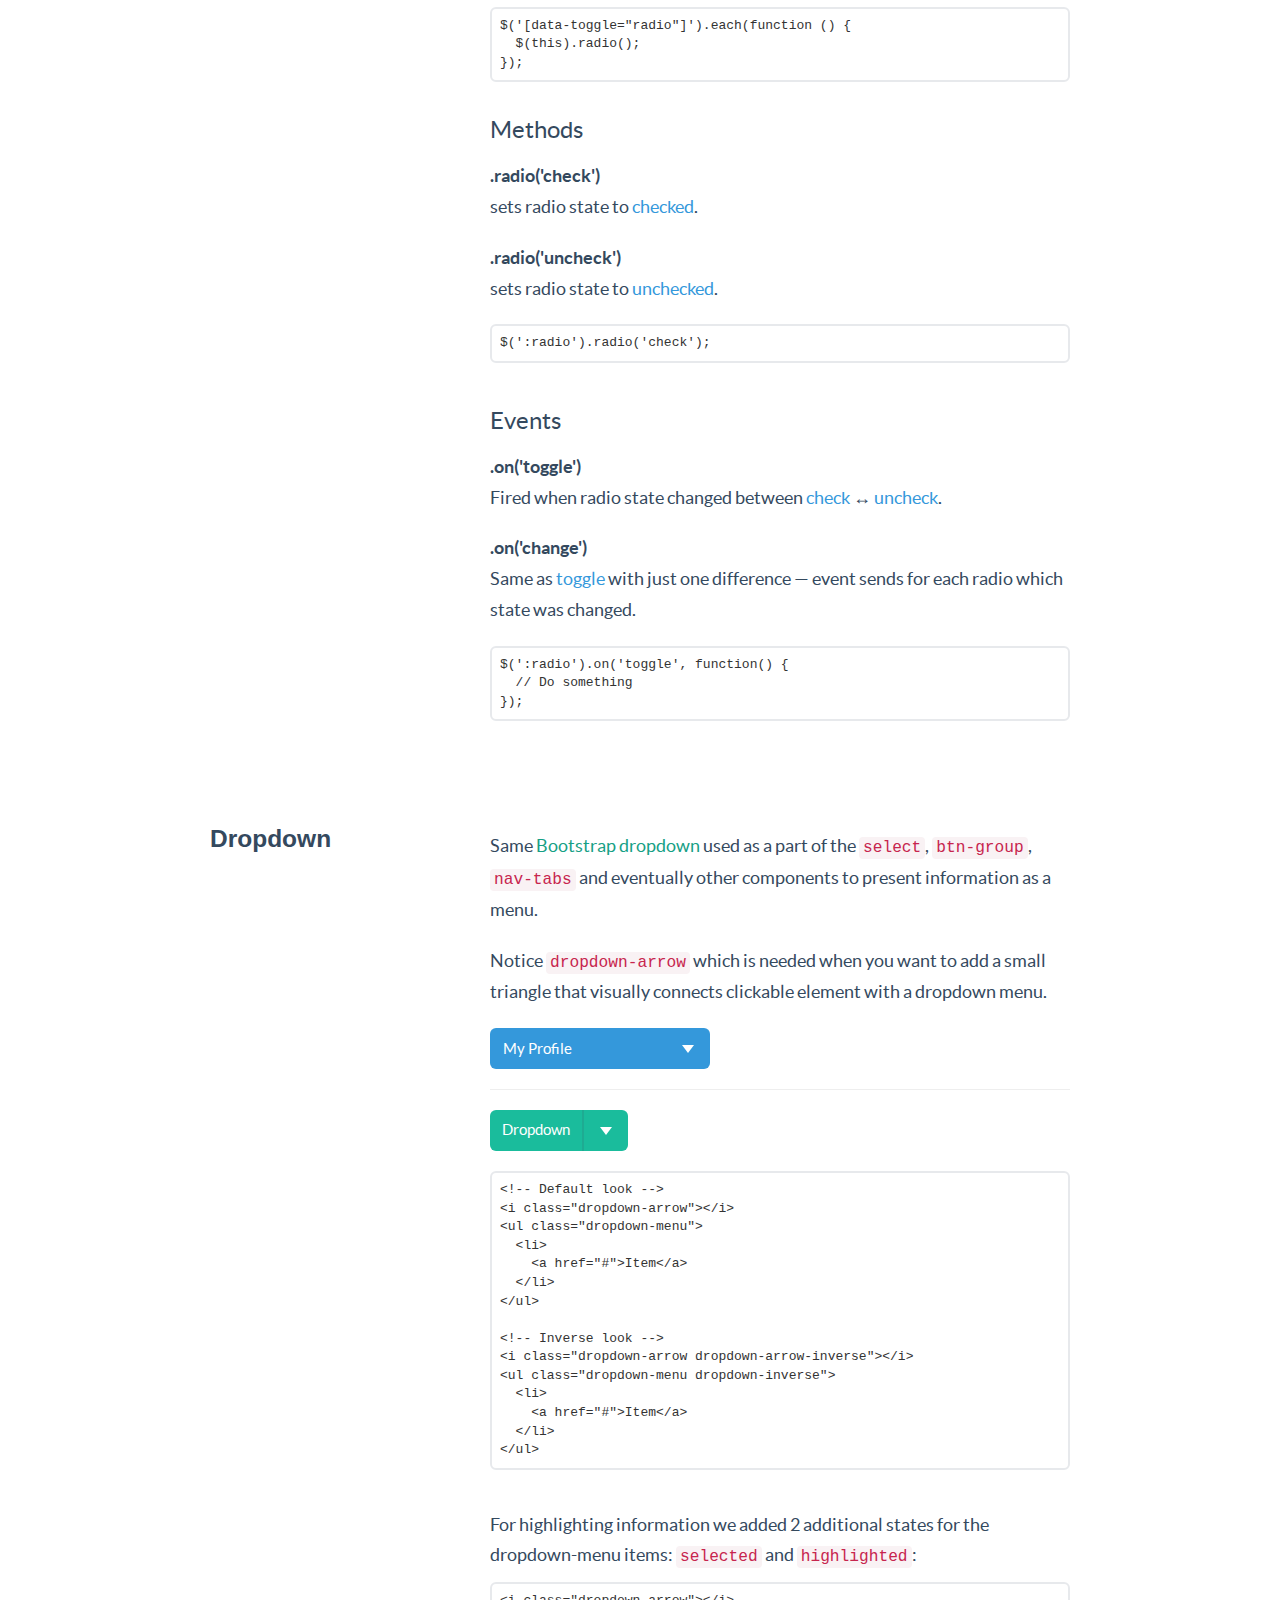
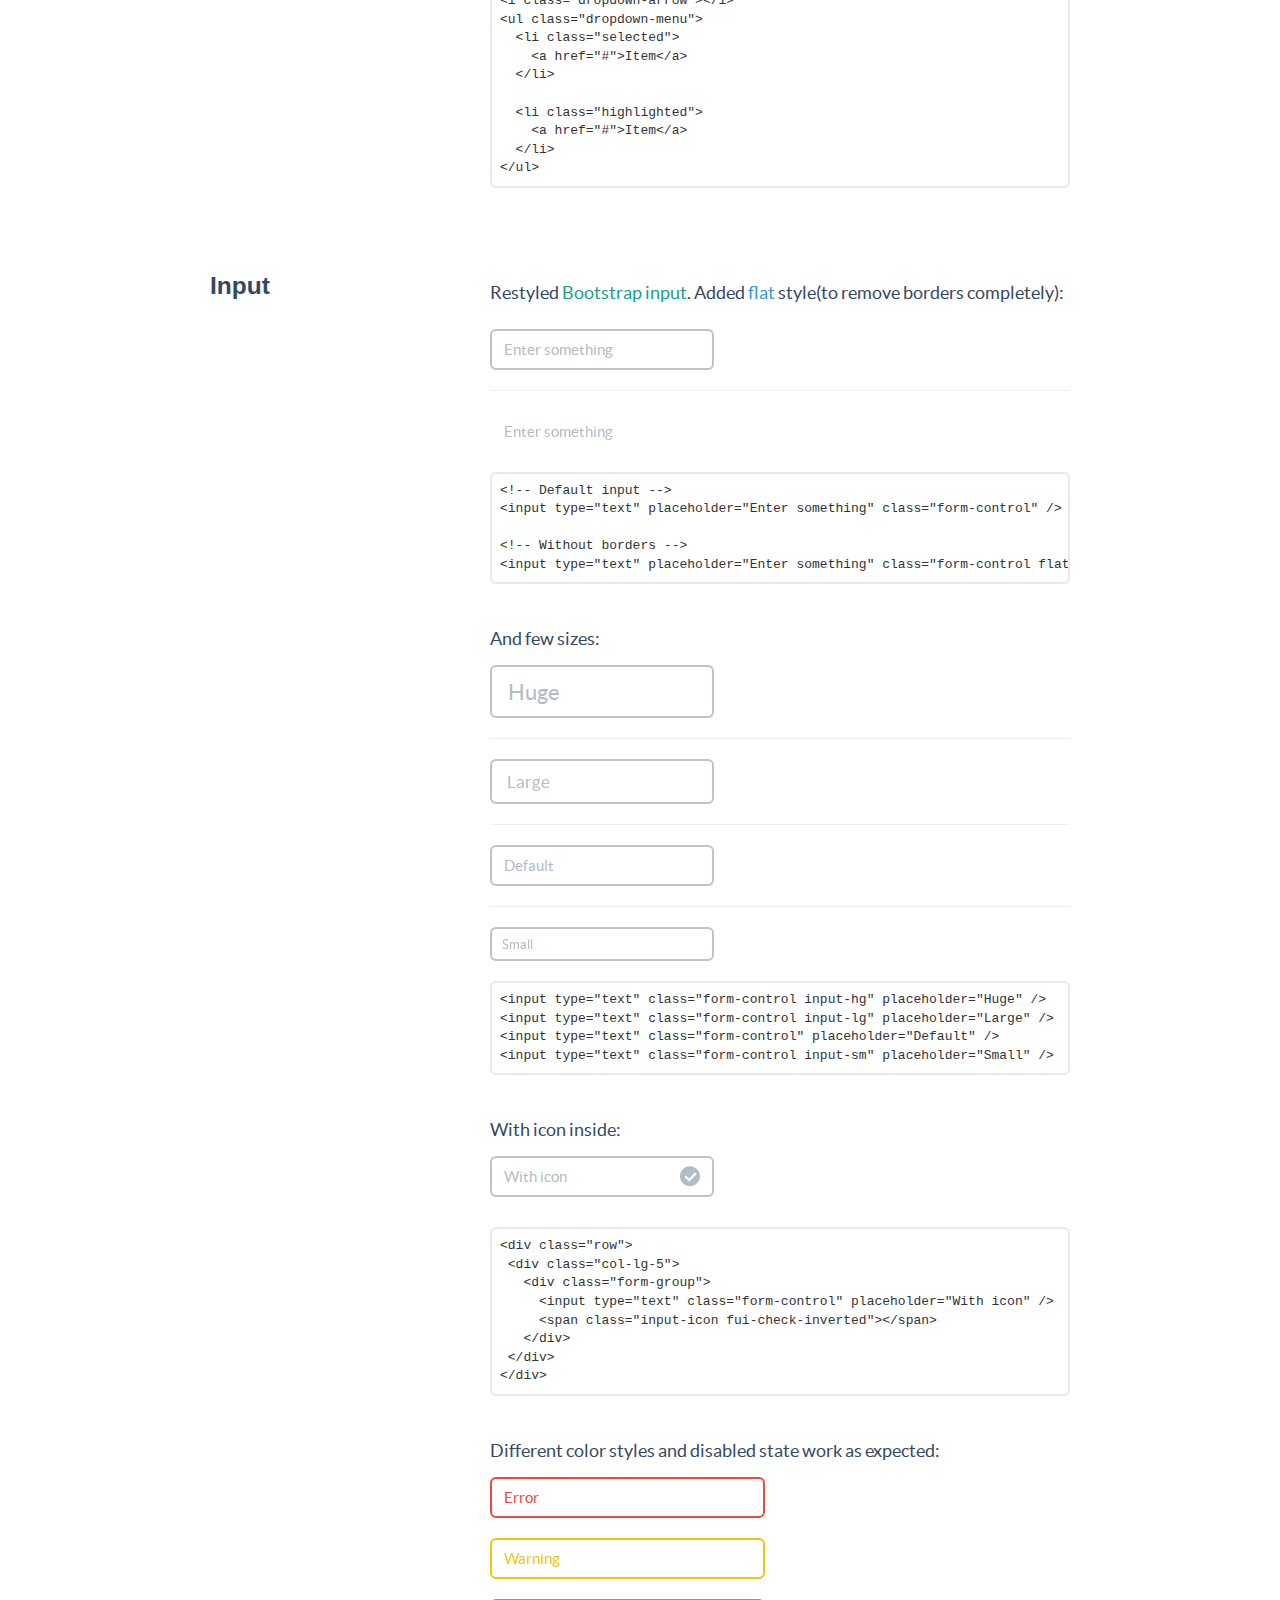
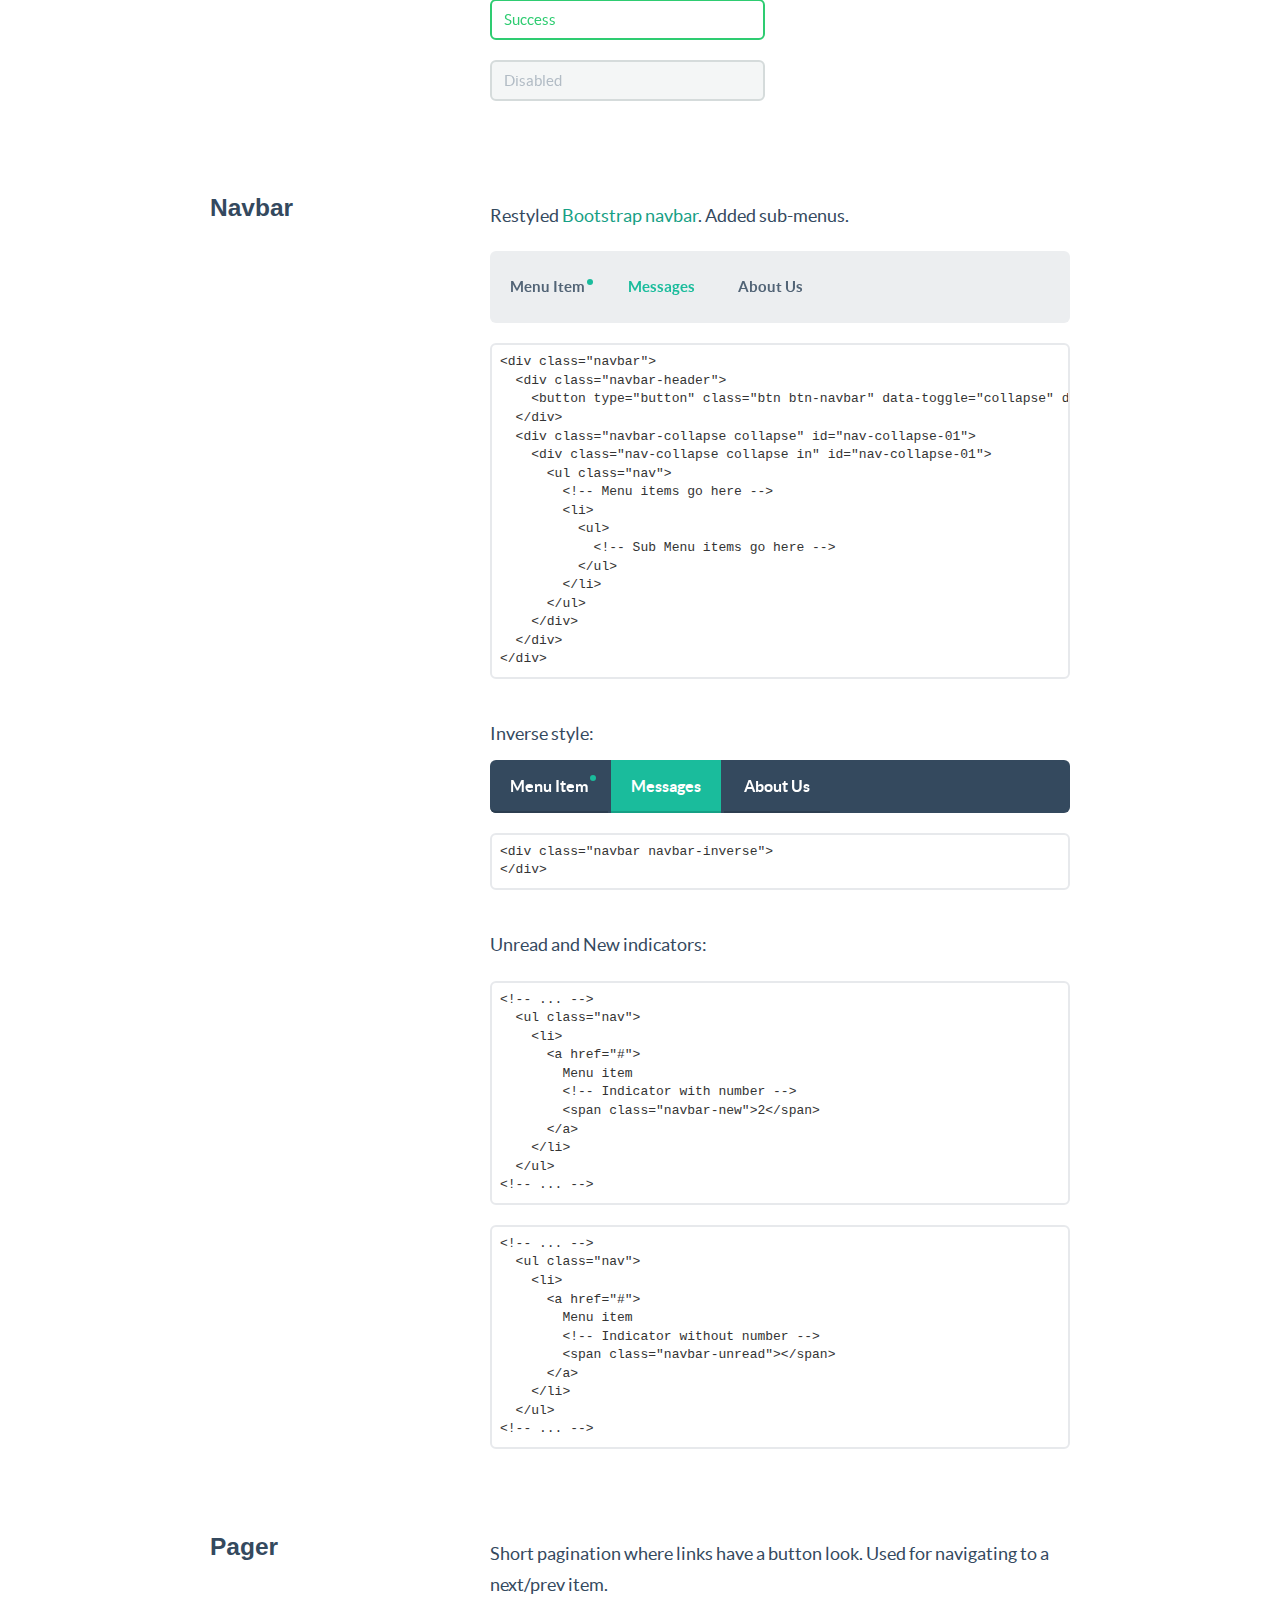
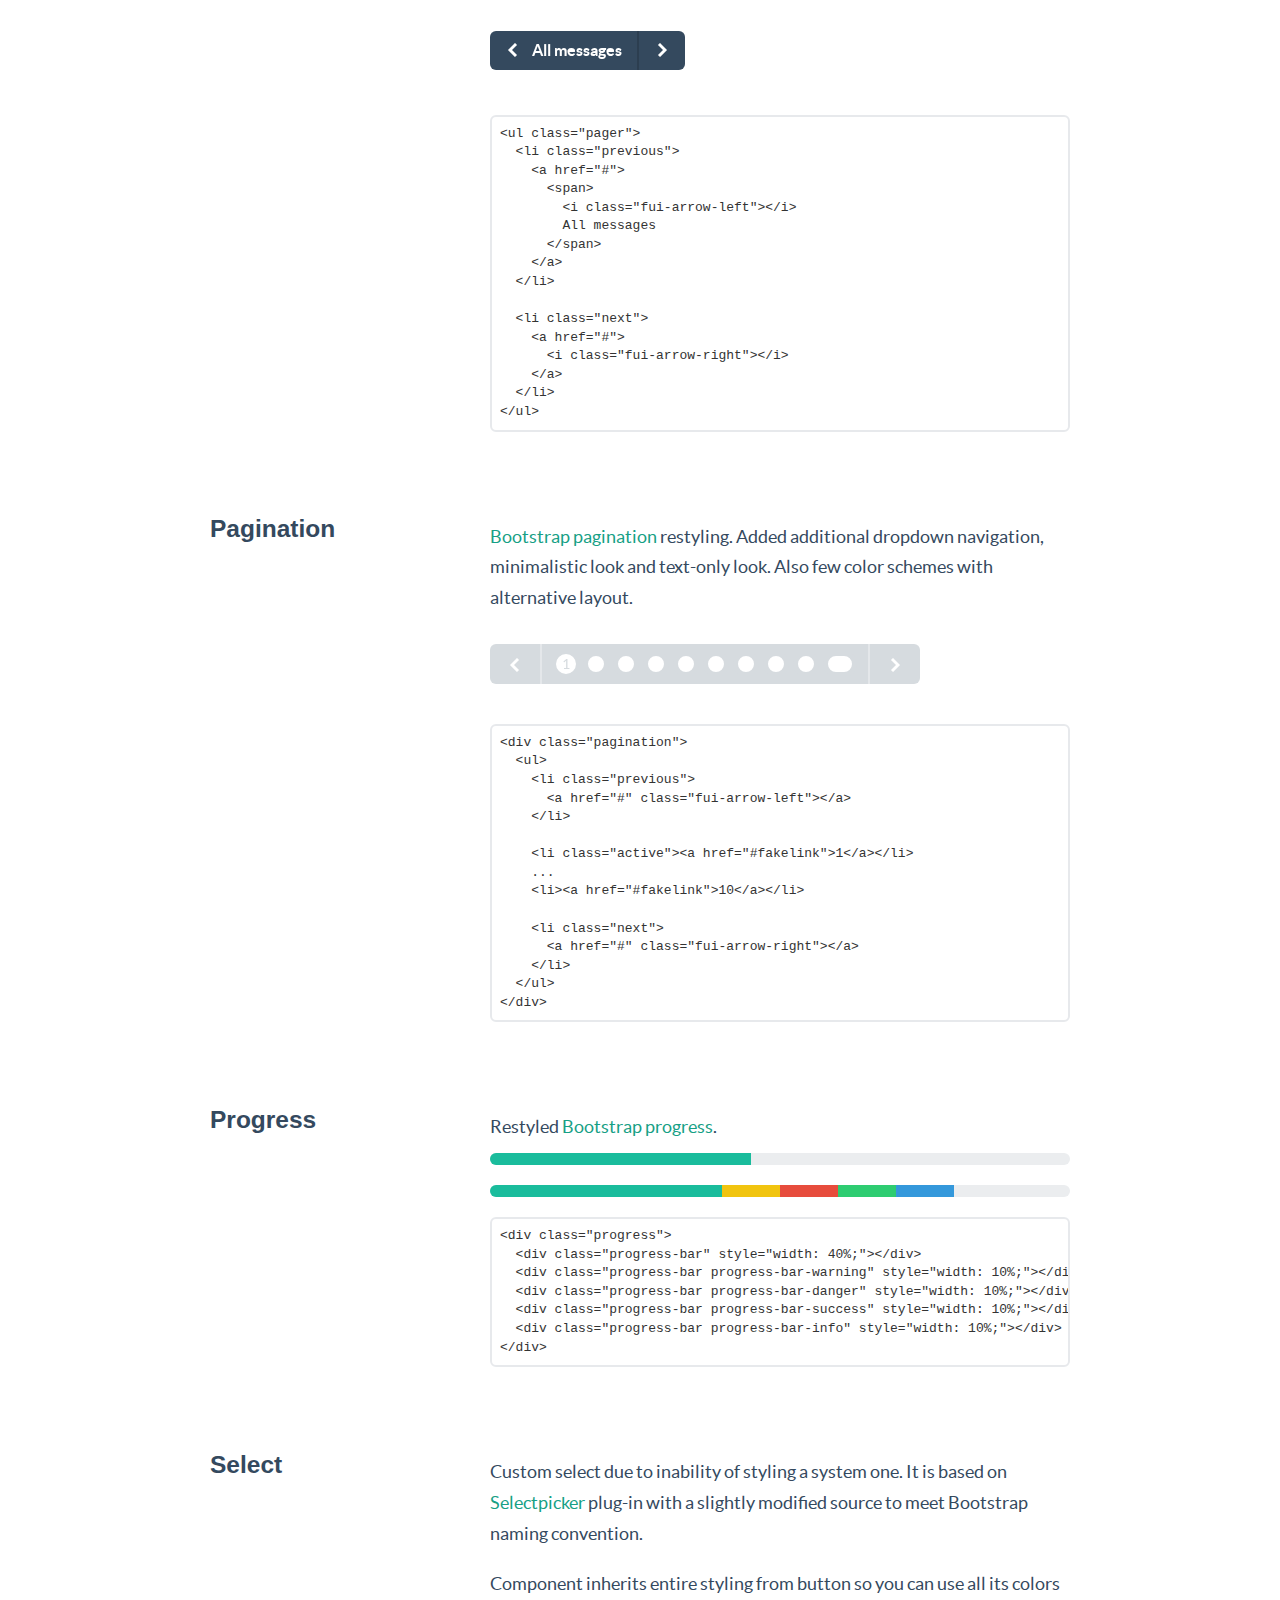
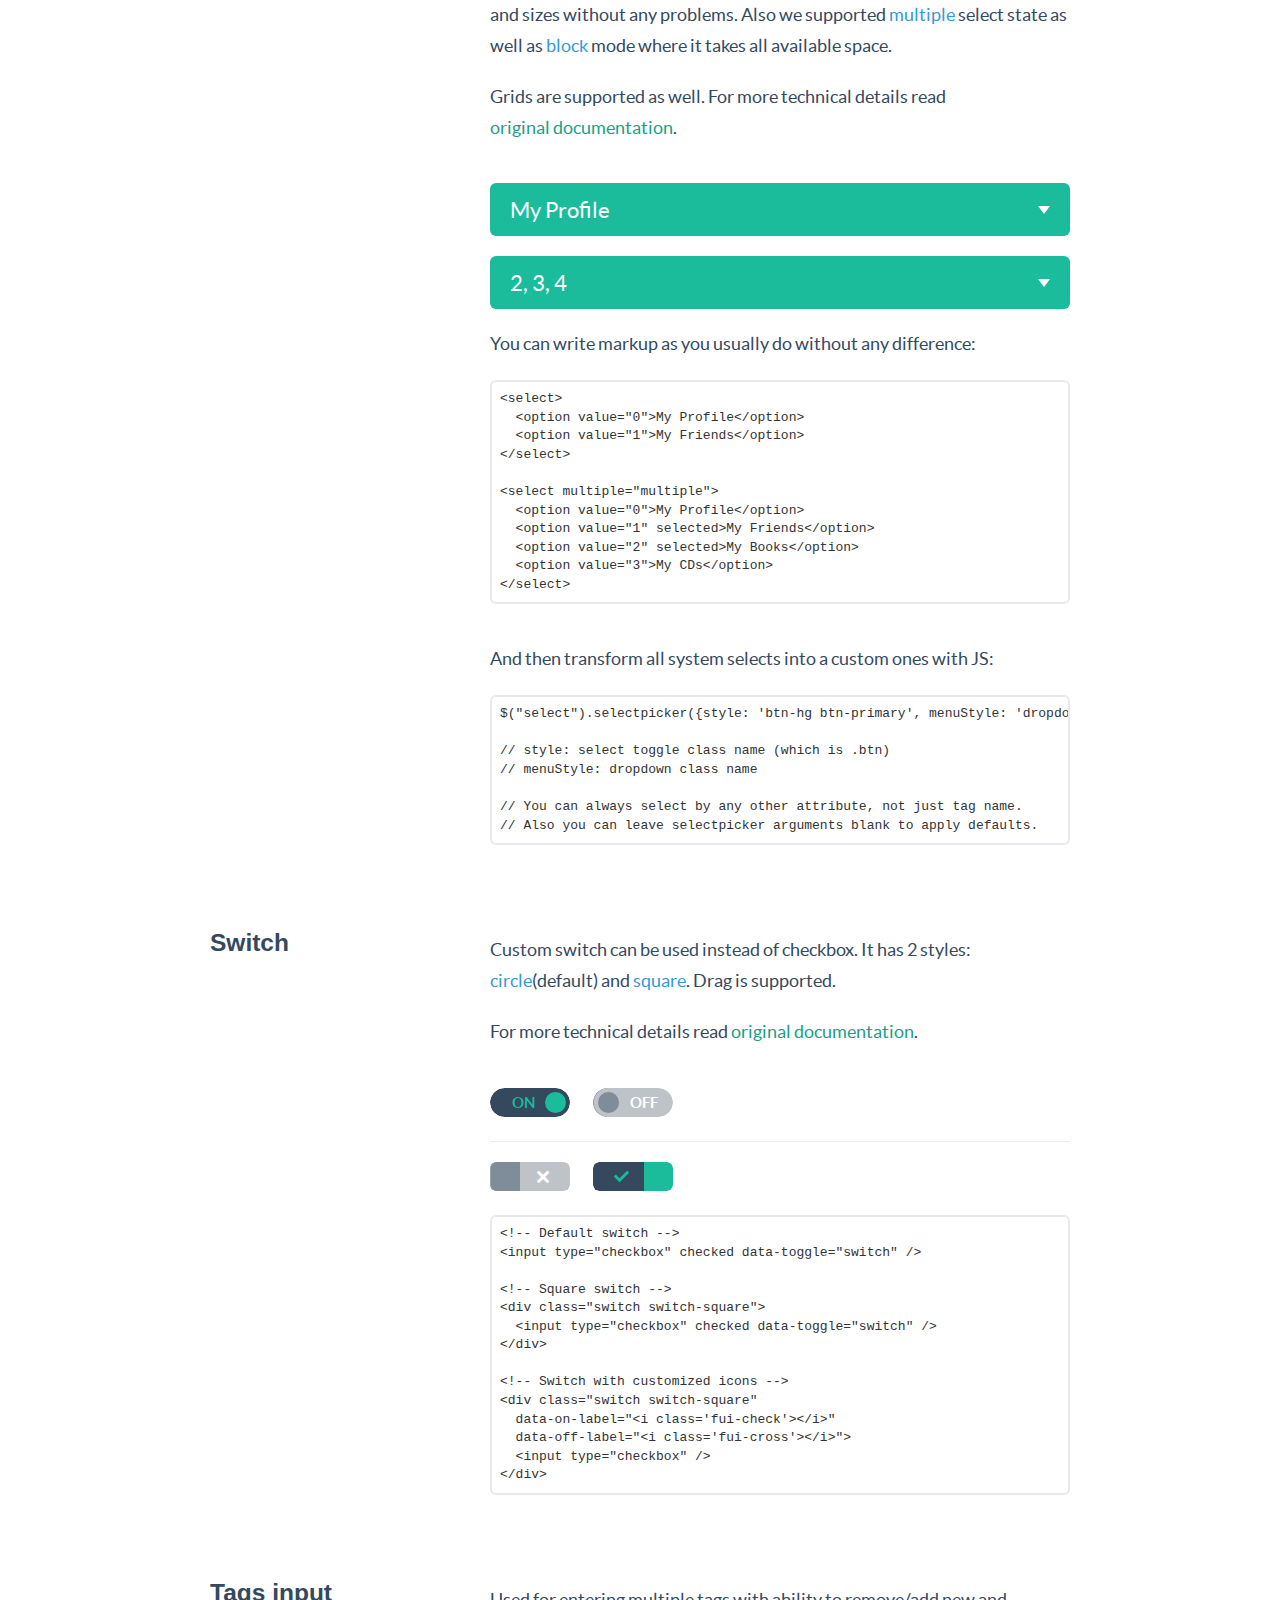
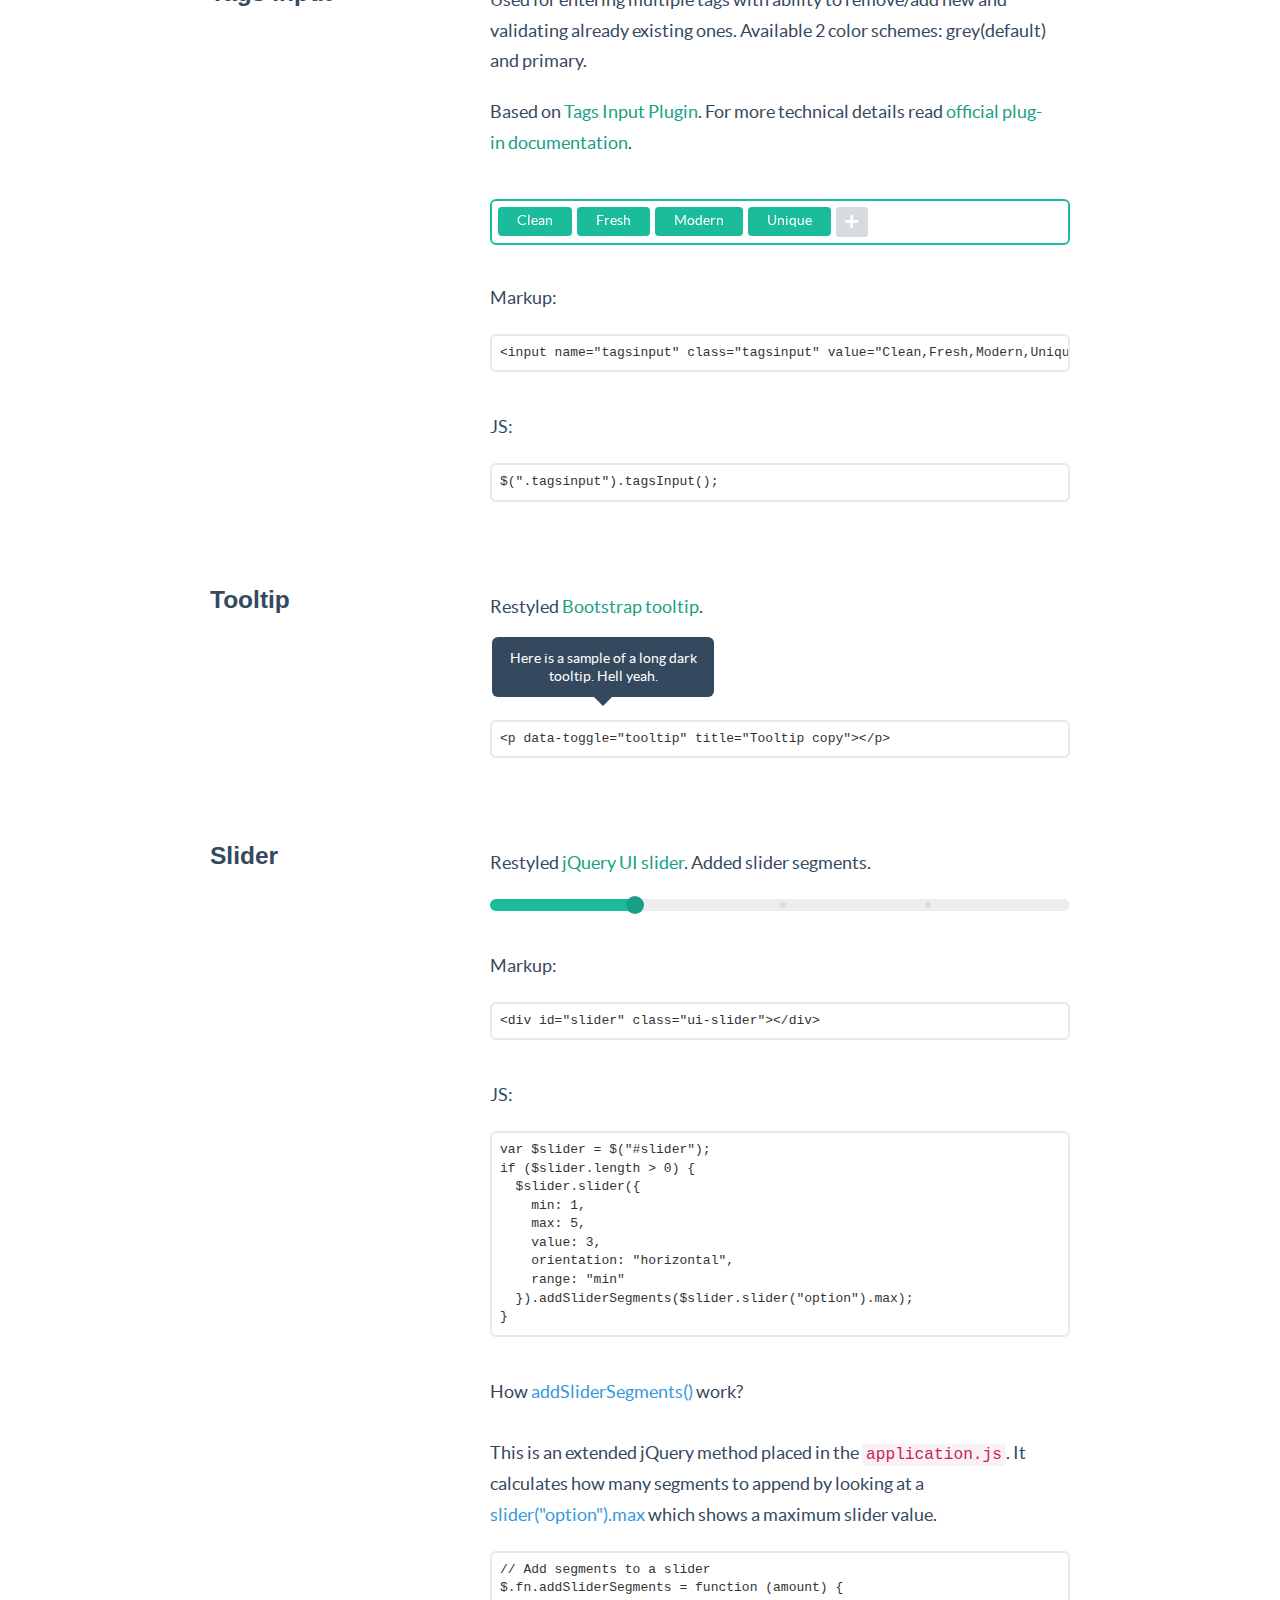
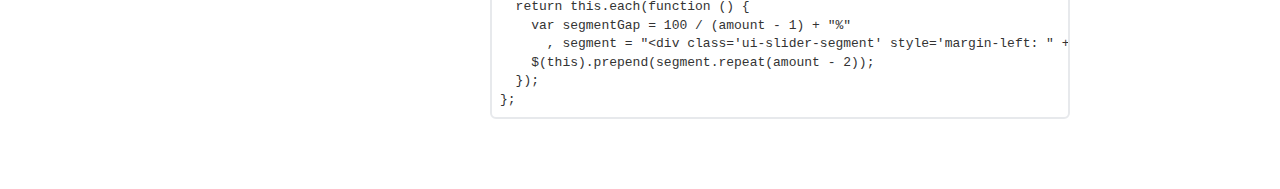
<file: public/Flat-UI-master/Flat-UI-master/components.html>
<!DOCTYPE html>
<html lang="en">
  <head>
    <meta charset="utf-8">
    <title>Components &middot; Flat UI Free</title>
    <meta name="viewport" content="width=device-width, initial-scale=1.0">

    <!-- Loading Bootstrap -->
    <link href="bootstrap/css/bootstrap.css" rel="stylesheet">
    <link href="bootstrap/css/prettify.css" rel="stylesheet">

    <!-- Loading Flat UI -->
    <link href="css/flat-ui.css" rel="stylesheet">
    <link href="css/docs.css" rel="stylesheet">

    <link rel="shortcut icon" href="images/favicon.ico">

    <!-- HTML5 shim, for IE6-8 support of HTML5 elements. All other JS at the end of file. -->
    <!--[if lt IE 9]>
      <script src="js/html5shiv.js"></script>
    <![endif]-->
  </head>
  <body>
    <ul class="demo-sidebar hide-on-tablets">
      <li><a href="#fui-button">Button</a></li>
      <li><a href="#fui-checkbox">Checkbox</a></li>
      <li><a href="#fui-radio">Radio</a></li>
      <li><a href="#fui-dropdown">Dropdown</a></li>
      <li><a href="#fui-input">Input</a></li>
      <li><a href="#fui-navbar">Navbar</a></li>
      <li><a href="#fui-pager">Pager</a></li>
      <li><a href="#fui-pagination">Pagination</a></li>
      <li><a href="#fui-progress">Progress</a></li>
      <li><a href="#fui-select">Select</a></li>
      <li><a href="#fui-switch">Switch</a></li>
      <li><a href="#fui-tagsinput">Tags Input</a></li>
      <li><a href="#fui-tooltip">Tooltip</a></li>
      <li><a href="#fui-slider">Slider</a></li>
    </ul> <!-- /nav -->

		<h1 class="demo-headline">Components</h1>		
    <div class="container">    	
    	<div id="fui-button" class="pbl"></div>
    	
      <div class="demo-row">
        <div class="demo-title">
          <h3>Button</h3>
        </div>

        <div class="demo-content">
          <p>
            After restyling <a href="http://getbootstrap.com/css/#buttons">Bootstrap buttons</a> we decided to add <code>btn-hg</code> size that will be used for main call to actions on a page:
          </p>
          <p class="mbl">
            <button class="btn btn-hg btn-primary">Huge Button</button>
          </p>
<pre class="prettyprint">
&lt;button class="btn btn-hg btn-primary"&gt;
  Boss Button
&lt;/button&gt;
</pre>

          <p class="ptl">
            In some cases buttons should become wider. Yes, we did that as well:
          </p>
          <p class="mbl">
            <button class="btn btn-wide btn-primary mrm">Save</button>
            <button class="btn btn-wide">Cancel</button>
          </p>
<pre class="prettyprint">
&lt;button class="btn btn-wide"&gt;
  Cancel
&lt;/button&gt;
</pre>

          <p class="ptl">
            One more new thing: <code>btn-tip</code>. Use it when need to highlight a part of the button text:
          </p>
          <p class="mbl">
            <button class="btn btn-primary">
              Save
              <span class="btn-tip">$300</span>
            </button>
          </p>
<pre class="prettyprint">
&lt;button class="btn btn-primary"&gt;
  Save
  &lt;span class="btn-tip"&gt;$300&lt;/span&gt;
&lt;/button&gt;
</pre>

          <p class="ptl">
            As usual you can set different colors:
          </p>
          <p class="mbl">
            <button class="btn btn-default mrs">Default</button>
            <button class="btn btn-primary mrs">Primary</button>
            <button class="btn btn-info mrs">Info</button>
            <button class="btn btn-danger mrs">Danger</button>
            <button class="btn btn-success mrs">Success</button>
            <button class="btn btn-warning mrs">Warning</button>
            <button class="btn btn-inverse mrs">Inverse</button>
          </p>
<pre class="prettyprint">
&lt;button class="btn btn-default"&gt;Default&lt;/button&gt;
&lt;button class="btn btn-primary"&gt;Primary&lt;/button&gt;
&lt;button class="btn btn-info"&gt;Info&lt;/button&gt;
&lt;button class="btn btn-danger"&gt;Danger&lt;/button&gt;
&lt;button class="btn btn-success"&gt;Success&lt;/button&gt;
&lt;button class="btn btn-warning"&gt;Warning&lt;/button&gt;
&lt;button class="btn btn-inverse"&gt;Inverse&lt;/button&gt;
</pre>

          <p>
            Button groups, toolbar, disabled state also work as expected.
          </p>
        </div>        
      </div><!-- /.demo-row -->
      
			<div id="fui-checkbox" class="pbl"></div>
			
      <div class="demo-row">      	
        <div class="demo-title">
          <h3>Checkbox</h3>
        </div>

        <div class="demo-content">
          <p>
            Using flat style checkbox requires JS plugin that creates all custom markup for us. Let's take a look:
          </p>
          <label class="checkbox" for="checkbox1">
            <input type="checkbox" value="" id="checkbox1" data-toggle="checkbox">
            Checkbox
          </label>
          <label class="checkbox" for="checkbox2">
            <input type="checkbox" value="" id="checkbox2" checked="checked" data-toggle="checkbox">
            Checkbox
          </label>
          <label class="checkbox" for="checkbox3">
            <input type="checkbox" value="" id="checkbox3" data-toggle="checkbox" disabled="">
            Checkbox
          </label>
          <label class="checkbox" for="checkbox4">
            <input type="checkbox" value="" id="checkbox4" checked="checked" data-toggle="checkbox" disabled="">
            Checkbox
          </label>

          <h6 class="ptl">Usage via data attributes:</h6>
<pre class="prettyprint">
&lt;label class="checkbox" for="checkbox1"&gt;
  &lt;input type="checkbox" value="" id="checkbox1" data-toggle="checkbox"&gt;
  Checkbox
&lt;/label&gt;
</pre>

          <h6 class="ptl">Usage via JS:</h6>
<pre class="prettyprint">
$('[data-toggle="checkbox"]').each(function () {
  $(this).checkbox();
});
</pre>

          <div class="pvm">
            <h6>Methods</h6>
          </div>
          <p class="mbl">
            <strong>.checkbox('toggle')</strong>
            <br/>
            toggles checkbox state from <span class="text-info">checked</span>
            to <span class="text-info">unchecked</span> and back.
          </p>
          <p class="mbl">
            <strong>.checkbox('check')</strong>
            <br/>
            sets checkbox state to <span class="text-info">checked</span>.
          </p>
          <p class="mbl">
            <strong>.checkbox('uncheck')</strong>
            <br/>
            sets checkbox state to <span class="text-info">unchecked</span>.
          </p>
<pre class="prettyprint">
$(':checkbox').checkbox('check');
</pre>

          <div class="pbm ptl">
            <h6>Events</h6>
          </div>
          <p class="mbl">
            <strong>.on('toggle')</strong>
            <br/>
            Fired when checkbox state changed between
            <span class="text-info">check</span> &harr;
            <span class="text-info">uncheck</span>.
          </p>
          <p class="mbl">
            <strong>.on('change')</strong>
            <br/>
            Same as <span class="text-info">toggle</span>.
          </p>
<pre class="prettyprint">
$(':checkbox').on('toggle', function() {
  // Do something
});
</pre>          
          
        </div> <!-- /.demo-content -->
      </div> <!-- /.demo-row -->
      
      <div id="fui-radio" class="pbl"></div>

      <div class="demo-row">
        <div class="demo-title">
          <h3>Radio</h3>
        </div>

        <div class="demo-content">
          <p>
            Firm radio also requires using JS plugin. We try making things easy so you won't have to spend huge amount of time playing around with custom&nbsp;components.
          </p>
          <label class="radio">
            <input type="radio" name="group1" value="1" data-toggle="radio">
            Radio is off
          </label>
          <label class="radio">
            <input type="radio" name="group1" value="2" data-toggle="radio" checked>
            Radio is on
          </label>
          <label class="radio">
            <input type="radio" name="group2" value="1" data-toggle="radio" disabled>
            Radio is off
          </label>
          <label class="radio">
            <input type="radio" name="group2" value="2" data-toggle="radio" disabled checked>
            Radio is on
          </label>

          <h6 class="ptl">Usage via data attributes:</h6>
<pre class="prettyprint">
&lt;label class="radio"&gt;
  &lt;input type="radio" name="group1" value="1" data-toggle="radio"&gt;
  Radio is off
&lt;/label&gt;

&lt;label class="radio"&gt;
  &lt;input type="radio" name="group1" value="2" data-toggle="radio" checked&gt;
  Radio is on
&lt;/label&gt;
</pre>

          <h6 class="ptl">Usage via JS:</h6>
<pre class="prettyprint">
$('[data-toggle="radio"]').each(function () {
  $(this).radio();
});
</pre>

          <div class="pvm">
            <h6>Methods</h6>
          </div>
          <p class="mbl">
            <strong>.radio('check')</strong>
            <br/>
            sets radio state to <span class="text-info">checked</span>.
          </p>
          <p class="mbl">
            <strong>.radio('uncheck')</strong>
            <br/>
            sets radio state to <span class="text-info">unchecked</span>.
          </p>
<pre class="prettyprint">
$(':radio').radio('check');
</pre>

          <div class="pbm ptl">
            <h6>Events</h6>
          </div>
          <p class="mbl">
            <strong>.on('toggle')</strong>
            <br/>
            Fired when radio state changed between
            <span class="text-info">check</span> &harr;
            <span class="text-info">uncheck</span>.
          </p>
          <p class="mbl">
            <strong>.on('change')</strong>
            <br/>
            Same as <span class="text-info">toggle</span> with just one difference &mdash; event sends for each radio which state was changed.
          </p>
<pre class="prettyprint">
$(':radio').on('toggle', function() {
  // Do something
});
</pre>
        </div> <!-- /.demo-content -->
      </div> <!-- /.demo-row -->
    </div><!-- /.container -->

		

    <div class="container ptl">    	
    	<div id="fui-dropdown" class="pbl"></div>
    
      <div class="demo-row">
        <div class="demo-title">
          <h3>Dropdown</h3>
        </div>

        <div class="demo-content">
          <p class="mbl">
            Same <a href="http://getbootstrap.com/components/#dropdowns">Bootstrap dropdown</a> used as a part of the <code>select</code>, <code>btn-group</code>, <code>nav-tabs</code> and eventually other components to present information as a menu.
          </p>

          <p class="mbl">
            Notice <code>dropdown-arrow</code> which is needed when you want to add a small triangle that visually connects clickable element with a dropdown menu.
          </p>

          <select name="info" class="mbn">
            <optgroup label="Profile">
              <option value="0">My Profile</option>
              <option value="1">My Friends</option>
            </optgroup>
            <optgroup label="System">
              <option value="2">Messages</option>
              <option value="3">My Settings</option>
              <option value="4" class="highlighted fui-lock">Logout</option>
            </optgroup>
          </select>

          <hr/>

          <div class="btn-group">
            <i class="dropdown-arrow dropdown-arrow-inverse"></i>
            <button class="btn btn-primary">Dropdown</button>
            <button class="btn btn-primary dropdown-toggle" data-toggle="dropdown">
              <span class="caret"></span>
            </button>
            <ul class="dropdown-menu dropdown-inverse">
              <li><a href="#fakelink">Sub Menu Element</a></li>
              <li><a href="#fakelink">Sub Menu Element</a></li>
              <li><a href="#fakelink">Sub Menu Element</a></li>
            </ul>
          </div>

          <div class="pvl">
<pre class="prettyprint">
&lt;!-- Default look --&gt;
&lt;i class="dropdown-arrow"&gt;&lt;/i&gt;
&lt;ul class="dropdown-menu"&gt;
  &lt;li&gt;
    &lt;a href="#"&gt;Item&lt;/a&gt;
  &lt;/li&gt;
&lt;/ul&gt;

&lt;!-- Inverse look --&gt;
&lt;i class="dropdown-arrow dropdown-arrow-inverse"&gt;&lt;/i&gt;
&lt;ul class="dropdown-menu dropdown-inverse"&gt;
  &lt;li&gt;
    &lt;a href="#"&gt;Item&lt;/a&gt;
  &lt;/li&gt;
&lt;/ul&gt;
</pre>
          </div>

          <p>
            For highlighting information we added 2 additional states for the dropdown-menu items: <code>selected</code> and <code>highlighted</code>:
          </p>
<pre class="prettyprint">
&lt;i class="dropdown-arrow"&gt;&lt;/i&gt;
&lt;ul class="dropdown-menu"&gt;
  &lt;li class="selected"&gt;
    &lt;a href="#"&gt;Item&lt;/a&gt;
  &lt;/li&gt;

  &lt;li class="highlighted"&gt;
    &lt;a href="#"&gt;Item&lt;/a&gt;
  &lt;/li&gt;
&lt;/ul&gt;
</pre>
        </div> <!-- /.demo-content -->
      </div> <!-- /.demo-row -->

			<div id="fui-input" class="pbl"></div>

      <div class="demo-row">
        <div class="demo-title">
          <h3>Input</h3>
        </div>

        <div class="demo-content">
          <p class="mbl">
            Restyled <a href="http://getbootstrap.com/css/#forms">Bootstrap input</a>. Added <span class="text-info">flat</span> style(to remove borders completely):
          </p>
					
					<div class="row">
						<div class="col-lg-5">
							<input type="text" value="" placeholder="Enter something" class="form-control" />
						</div>
					</div>
					<hr />
					<div class="row">
						<div class="col-lg-5">
							<input type="text" value="" placeholder="Enter something" class="form-control flat" />
						</div>
					</div>
<pre class="prettyprint mtl">
&lt;!-- Default input --&gt;
&lt;input type="text" placeholder="Enter something" class="form-control" /&gt;

&lt;!-- Without borders --&gt;
&lt;input type="text" placeholder="Enter something" class="form-control flat" /&gt;
</pre>

          <p class="ptl">And few sizes:</p>
          <div class="row">
          	<div class="col-lg-5">
	          	<input type="text" value="" placeholder="Huge" class="form-control input-hg" />
          	</div>
          </div>
          <hr />
          <div class="row">
          	<div class="col-lg-5">
	          	<input type="text" value="" placeholder="Large" class="form-control input-lg" />
          	</div>
          </div>
          <hr />
          <div class="row">
          	<div class="col-lg-5">
	          	<input type="text" value="" placeholder="Default" class="form-control" />
          	</div>
          </div>
          <hr />
          <div class="row">
          	<div class="col-lg-5">
	          	<input type="text" value="" placeholder="Small" class="form-control input-sm" />
          	</div>
          </div>
<pre class="prettyprint mtl">
&lt;input type="text" class="form-control input-hg" placeholder="Huge" /&gt;
&lt;input type="text" class="form-control input-lg" placeholder="Large" /&gt;
&lt;input type="text" class="form-control" placeholder="Default" /&gt;
&lt;input type="text" class="form-control input-sm" placeholder="Small" /&gt;
</pre>

          <p class="ptl">With icon inside:</p>
          <div class="row">
          	<div class="col-lg-5">
	          	<div class="form-group">
	              <input type="text" value="" placeholder="With icon" class="form-control" />
	              <span class="input-icon fui-check-inverted"></span>
	            </div>
          	</div>            
          </div>
<pre class="prettyprint mtm">
&lt;div class="row"&gt;
 &lt;div class="col-lg-5"&gt;
   &lt;div class="form-group"&gt;
     &lt;input type="text" class="form-control" placeholder="With icon" /&gt;
     &lt;span class="input-icon fui-check-inverted"&gt;&lt;/span&gt;
   &lt;/div&gt;
 &lt;/div&gt;
&lt;/div&gt;
</pre>

          <p class="ptl">
            Different color styles and disabled state work as expected:
            <div class="row">
            	<div class="col-lg-6">
	            	<div class="form-group has-error">
		              <input class="form-control" type="text" placeholder="Error" />
		            </div>
            	</div>
            </div>
            <div class="row">
            	<div class="col-lg-6">
	            	<div class="form-group has-warning">
		              <input class="form-control" type="text" placeholder="Warning" />
		            </div>
            	</div>
            </div>
            <div class="row">
            	<div class="col-lg-6">
	            	<div class="form-group has-success">
		              <input class="form-control" type="text" placeholder="Success" />
		            </div>
            	</div>
            </div>
            <div class="row">
            	<div class="col-lg-6">
	            	<div class="form-group">
		              <input class="form-control" type="text" placeholder="Disabled" disabled />
		            </div>
            	</div>
            </div>
          </p>
        </div> <!-- /.demo-content -->
      </div> <!-- /.demo-row -->

			<div id="fui-navbar" class="pbl"></div>

      <div class="demo-row">
        <div class="demo-title">
          <h3>Navbar</h3>
        </div>
        <div class="demo-content">
          <p class="mbl">
            Restyled <a href="http://getbootstrap.com/components/#navbar">Bootstrap navbar</a>. Added sub-menus.
          </p>

          <div class="navbar">
          	<div class="navbar-header">
	          	<button type="button" class="btn btn-navbar" data-toggle="collapse" data-target="#nav-collapse-01"></button>
          	</div>            
            <div class="navbar-collapse collapse" id="nav-collapse-01">
              <ul class="nav">
                <li>
                  <a href="#fakelink">
                    Menu Item
                    <span class="navbar-unread">1</span>
                  </a>
                </li>
                <li class="active">
                  <a href="#fakelink">
                    Messages
                    <span class="navbar-unread">1</span>
                  </a>
                  <ul>
                    <li><a href="#fakelink">Element One</a></li>
                    <li>
                      <a href="#fakelink">Sub menu</a>
                      <ul>
                        <li><a href="#fakelink">Element One</a></li>
                        <li><a href="#fakelink">Element Two</a></li>
                        <li><a href="#fakelink">Element Three</a></li>
                      </ul> <!-- /Sub menu -->
                    </li>
                    <li><a href="#fakelink">Element Three</a></li>
                  </ul> <!-- /Sub menu -->
                </li>
                <li>
                  <a href="#fakelink">
                    About Us
                  </a>
                </li>
              </ul>
            </div><!--/.nav -->
          </div> <!-- /navbar -->
<pre class="prettyprint mvl">
&lt;div class="navbar"&gt;
  &lt;div class="navbar-header"&gt;
    &lt;button type="button" class="btn btn-navbar" data-toggle="collapse" data-target="#nav-collapse-01"&gt;&lt;/button&gt;
  &lt;/div&gt;    
  &lt;div class="navbar-collapse collapse" id="nav-collapse-01"&gt;
    &lt;div class="nav-collapse collapse in" id="nav-collapse-01"&gt;
      &lt;ul class="nav"&gt;
        &lt;!-- Menu items go here --&gt;
        &lt;li&gt;
          &lt;ul&gt;
            &lt;!-- Sub Menu items go here --&gt;
          &lt;/ul&gt;
        &lt;/li&gt;
      &lt;/ul&gt;
    &lt;/div&gt;      
  &lt;/div&gt;      
&lt;/div&gt;
</pre>

          <p class="ptl">Inverse style:</p>
          <div class="navbar navbar-inverse">
          	<div class="navbar-header">
	          	<button type="button" class="btn btn-navbar" data-toggle="collapse" data-target="#nav-collapse-01"></button>
          	</div>            
            <div class="navbar-collapse collapse" id="nav-collapse-01">
              <ul class="nav">
                <li>
                  <a href="#fakelink">
                    Menu Item
                    <span class="navbar-unread">1</span>
                  </a>
                </li>
                <li class="active">
                  <a href="#fakelink">
                    Messages
                    <span class="navbar-unread">1</span>
                  </a>
                  <ul>
                    <li><a href="#fakelink">Element One</a></li>
                    <li>
                      <a href="#fakelink">Sub menu</a>
                      <ul>
                        <li><a href="#fakelink">Element One</a></li>
                        <li><a href="#fakelink">Element Two</a></li>
                        <li><a href="#fakelink">Element Three</a></li>
                      </ul> <!-- /Sub menu -->
                    </li>
                    <li><a href="#fakelink">Element Three</a></li>
                  </ul> <!-- /Sub menu -->
                </li>
                <li>
                  <a href="#fakelink">
                    About Us
                  </a>
                </li>
              </ul>
            </div><!--/.nav -->
          </div> <!-- /navbar -->

<pre class="prettyprint mvl">
&lt;div class="navbar navbar-inverse"&gt;
&lt;/div&gt;
</pre>

          <p class="ptl">Unread and New indicators:</p>
<pre class="prettyprint mvl">
&lt;!-- ... --&gt;
  &lt;ul class="nav"&gt;
    &lt;li&gt;
      &lt;a href="#"&gt;
        Menu item
        &lt;!-- Indicator with number --&gt;
        &lt;span class="navbar-new"&gt;2&lt;/span&gt;
      &lt;/a&gt;
    &lt;/li&gt;
  &lt;/ul&gt;
&lt;!-- ... --&gt;
</pre>

<pre class="prettyprint mvl">
&lt;!-- ... --&gt;
  &lt;ul class="nav"&gt;
    &lt;li&gt;
      &lt;a href="#"&gt;
        Menu item
        &lt;!-- Indicator without number --&gt;
        &lt;span class="navbar-unread"&gt;&lt;/span&gt;
      &lt;/a&gt;
    &lt;/li&gt;
  &lt;/ul&gt;
&lt;!-- ... --&gt;
</pre>
          <div id="fui-pager"></div>
        </div> <!-- /.demo-content -->
      </div> <!-- /.demo-row -->

			<div id="fui-pager" class="pbl"></div>

      <div class="demo-row">
        <div class="demo-title">
          <h3>Pager</h3>
        </div>
        <div class="demo-content">
          <p>
            Short pagination where links have a button look. Used for navigating to a next/prev item.
          </p>
          <ul class="pager">
            <li class="previous">
              <a href="#fakelink">
                <i class="fui-arrow-left"></i>
                <span>All messages</span>
              </a>
            </li>
            <li class="next">
              <a href="#fakelink">
                <i class="fui-arrow-right"></i>
              </a>
            </li>
          </ul>

<pre class="prettyprint mvl">
&lt;ul class="pager"&gt;
  &lt;li class="previous"&gt;
    &lt;a href="#"&gt;
      &lt;span&gt;
        &lt;i class="fui-arrow-left"&gt;&lt;/i&gt;
        All messages
      &lt;/span&gt;
    &lt;/a&gt;
  &lt;/li&gt;

  &lt;li class="next"&gt;
    &lt;a href="#"&gt;
      &lt;i class="fui-arrow-right"&gt;&lt;/i&gt;
    &lt;/a&gt;
  &lt;/li&gt;
&lt;/ul&gt;
</pre>
          <div id="fui-pagination"></div>
        </div> <!-- /.demo-content -->
      </div> <!-- /.demo-row -->

			<div id="fui-pagination" class="pbl"></div>

      <div class="demo-row">
        <div class="demo-title">
          <h3>Pagination</h3>
        </div>
        <div class="demo-content">
          <p>
            <a href="http://getbootstrap.com/components/#pagination">Bootstrap pagination</a> restyling. Added additional dropdown navigation, minimalistic look and text-only look. Also few color schemes with alternative layout.
          </p>
          <div class="pagination">
            <ul>
              <li class="previous"><a href="#fakelink" class="fui-arrow-left"></a></li>
              <li class="active"><a href="#fakelink">1</a></li>
              <li><a href="#fakelink">2</a></li>
              <li><a href="#fakelink">3</a></li>
              <li><a href="#fakelink">4</a></li>
              <li><a href="#fakelink">5</a></li>
              <li><a href="#fakelink">6</a></li>
              <li><a href="#fakelink">7</a></li>
              <li><a href="#fakelink">8</a></li>
              <li><a href="#fakelink">9</a></li>
              <li><a href="#fakelink">10</a></li>
              <li class="next"><a href="#fakelink" class="fui-arrow-right"></a></li>
            </ul>
          </div>

<pre class="prettyprint mvl">
&lt;div class="pagination"&gt;
  &lt;ul&gt;
    &lt;li class="previous"&gt;
      &lt;a href="#" class="fui-arrow-left"&gt;&lt;/a&gt;
    &lt;/li&gt;

    &lt;li class="active"&gt;&lt;a href="#fakelink"&gt;1&lt;/a&gt;&lt;/li&gt;
    ...
    &lt;li&gt;&lt;a href="#fakelink"&gt;10&lt;/a&gt;&lt;/li&gt;

    &lt;li class="next"&gt;
      &lt;a href="#" class="fui-arrow-right"&gt;&lt;/a&gt;
    &lt;/li&gt;
  &lt;/ul&gt;
&lt;/div&gt;
</pre>

        </div> <!-- /.demo-content -->
      </div> <!-- /.demo-row -->

			<div id="fui-progress" class="pbl"></div>

      <div class="demo-row">
        <div class="demo-title">
          <h3>Progress</h3>
        </div>
        <div class="demo-content">
          <p>
            Restyled <a href="http://getbootstrap.com/components/#progress">Bootstrap progress</a>.
          </p>
          <div class="progress">
            <div class="progress-bar" style="width: 45%;"></div>
          </div>
          <div class="progress">
            <div class="progress-bar" style="width: 40%;"></div>
            <div class="progress-bar progress-bar-warning" style="width: 10%;"></div>
            <div class="progress-bar progress-bar-danger" style="width: 10%;"></div>
            <div class="progress-bar progress-bar-success" style="width: 10%;"></div>
            <div class="progress-bar progress-bar-info" style="width: 10%;"></div>
          </div>

<pre class="prettyprint mvl">
&lt;div class="progress"&gt;
  &lt;div class="progress-bar" style="width: 40%;"&gt;&lt;/div&gt;
  &lt;div class="progress-bar progress-bar-warning" style="width: 10%;"&gt;&lt;/div&gt;
  &lt;div class="progress-bar progress-bar-danger" style="width: 10%;"&gt;&lt;/div&gt;
  &lt;div class="progress-bar progress-bar-success" style="width: 10%;"&gt;&lt;/div&gt;
  &lt;div class="progress-bar progress-bar-info" style="width: 10%;"&gt;&lt;/div&gt;
&lt;/div&gt;
</pre>
          <div id="fui-select"></div>
        </div> <!-- /.demo-content -->
      </div> <!-- /.demo-row -->

			<div id="fui-select" class="pbl"></div>

      <div class="demo-row">
        <div class="demo-title">
          <h3>Select</h3>
        </div>
        <div class="demo-content">
          <p class="mbl">
            Custom select due to inability of styling a system one. It is based on <a href="https://github.com/silviomoreto/bootstrap-select">Selectpicker</a> plug-in with a slightly modified source to meet Bootstrap naming convention.
          </p>
          <p class="mbl">
            Component inherits entire styling from button so you can use all its colors and sizes without any problems. Also we supported <span class="text-info">multiple</span> select state as well as <span class="text-info">block</span> mode where it takes all available space.
          </p>
          <p class="mbl pbl">
            Grids are supported as&nbsp;well. For more technical details read <a href="https://github.com/silviomoreto/bootstrap-select#usage">original&nbsp;documentation</a>.
          </p>
          <select name="huge" class="select-block mbl">
            <optgroup label="Profile">
              <option value="0">My Profile</option>
              <option value="1">My Friends</option>
            </optgroup>
            <optgroup label="System">
              <option value="2">Messages</option>
              <option value="3">My Settings</option>
              <option value="4" class="highlighted">Logout</option>
            </optgroup>
          </select>

          <select multiple="multiple" name="huge" class="select-block mbl">
            <option value="0">1</option>
            <option value="1" selected>2</option>
            <option value="2" selected>3</option>
            <option value="3" selected>4</option>
            <option value="4">5</option>
          </select>

          <p class="mvl">
            You can write markup as you usually do without any difference:
          </p>

<pre class="prettyprint mvl">
&lt;select&gt;
  &lt;option value="0"&gt;My Profile&lt;/option&gt;
  &lt;option value="1"&gt;My Friends&lt;/option&gt;
&lt;/select&gt;

&lt;select multiple="multiple"&gt;
  &lt;option value="0"&gt;My Profile&lt;/option&gt;
  &lt;option value="1" selected&gt;My Friends&lt;/option&gt;
  &lt;option value="2" selected&gt;My Books&lt;/option&gt;
  &lt;option value="3"&gt;My CDs&lt;/option&gt;
&lt;/select&gt;
</pre>

          <p class="mvl ptl">
            And then transform all system selects into a custom ones with JS:
          </p>

<pre class="prettyprint mvl">
$("select").selectpicker({style: 'btn-hg btn-primary', menuStyle: 'dropdown-inverse'});

// style: select toggle class name (which is .btn)
// menuStyle: dropdown class name

// You can always select by any other attribute, not just tag name.
// Also you can leave selectpicker arguments blank to apply defaults.
</pre>
          <div id="fui-switch"></div>
        </div> <!-- /.demo-content -->
      </div> <!-- /.demo-row -->

			<div id="fui-switch" class="pbl"></div>

      <div class="demo-row">
        <div class="demo-title">
          <h3>Switch</h3>
        </div>
        <div class="demo-content">
          <p class="mbl">
            Custom switch can be used instead of checkbox. It has 2 styles: <span class="text-info">circle</span>(default) and <span class="text-info">square</span>. Drag is supported.
          </p>
          <p class="mbl pbl">
            For more technical details read <a href="http://www.larentis.eu/switch">original documentation</a>.
          </p>
          <span class="mrl">
            <input type="checkbox" checked data-toggle="switch" />
          </span>
          <input type="checkbox" data-toggle="switch" />

          <hr/>

          <div class="switch switch-square mrl"
            data-on-label="<i class='fui-check'></i>"
            data-off-label="<i class='fui-cross'></i>">
            <input type="checkbox" />
          </div>

          <div class="switch switch-square"
            data-on-label="<i class='fui-check'></i>"
            data-off-label="<i class='fui-cross'></i>">
            <input type="checkbox" checked />
          </div>

<pre class="prettyprint mvl">
&lt;!-- Default switch --&gt;
&lt;input type="checkbox" checked data-toggle="switch" /&gt;

&lt;!-- Square switch --&gt;
&lt;div class="switch switch-square"&gt;
  &lt;input type="checkbox" checked data-toggle="switch" /&gt;
&lt;/div&gt;

&lt;!-- Switch with customized icons --&gt;
&lt;div class="switch switch-square"
  data-on-label="&lt;i class='fui-check'&gt;&lt;/i&gt;"
  data-off-label="&lt;i class='fui-cross'&gt;&lt;/i&gt;"&gt;
  &lt;input type="checkbox" /&gt;
&lt;/div&gt;
</pre>
        </div> <!-- /.demo-content -->
      </div> <!-- /.demo-row -->

			<div id="fui-tagsinput" class="pbl"></div>

      <div class="demo-row">
        <div class="demo-title">
          <h3>Tags input</h3>
        </div>
        <div class="demo-content">
          <p class="mbl">
            Used for entering multiple tags with ability to remove/add new and validating already existing ones. Available 2 color schemes: grey(default) and primary.
          </p>
          <p class="mbl pbl">
            Based on <a href="http://xoxco.com/projects/code/tagsinput">Tags Input Plugin</a>. For more technical details read <a href="https://github.com/xoxco/jQuery-Tags-Input#instructions">official plug-in&nbsp;documentation</a>.
          </p>

          <input name="tagsinput" class="tagsinput" value="Clean,Fresh,Modern,Unique" />

          <p class="ptl">Markup:</p>

<pre class="prettyprint mvl">
&lt;input name="tagsinput" class="tagsinput" value="Clean,Fresh,Modern,Unique" /&gt;
</pre>

          <p class="ptl">JS:</p>

<pre class="prettyprint mvl">
$(".tagsinput").tagsInput();
</pre>
          <div id="fui-tooltip"></div>
        </div> <!-- /.demo-content -->
      </div> <!-- /.demo-row -->

			<div id="fui-tooltip" class="pbl"></div>

      <div class="demo-row">
        <div class="demo-title">
          <h3>Tooltip</h3>
        </div>
        <div class="demo-content">
          <p class="mbl">
            Restyled <a href="http://getbootstrap.com/javascript/#tooltips">Bootstrap tooltip</a>.
          </p>

          <div style="width: 40%; padding-left: 10px; height: 60px;">
            <div class="demo-tooltips">
              <p data-toggle="tooltip" title="Here is a sample of a long dark tooltip. Hell yeah."></p>
            </div>
          </div> <!-- /tooltips -->

<pre class="prettyprint mvl">
&lt;p data-toggle="tooltip" title="Tooltip copy"&gt;&lt;/p&gt;
</pre>

          <div id="fui-slider"></div>
        </div> <!-- /.demo-content -->
      </div> <!-- /.demo-row -->

			<div id="fui-slider" class="pbl"></div>

      <div class="demo-row">
        <div class="demo-title">
          <h3>Slider</h3>
        </div>
        <div class="demo-content">
          <p class="mbl">
            Restyled <a href="http://jqueryui.com/slider">jQuery UI slider</a>. Added slider segments.
          </p>

          <div id="slider" class="ui-slider"></div>

          <p class="ptl">Markup:</p>

<pre class="prettyprint mvl">
&lt;div id="slider" class="ui-slider"&gt;&lt;/div&gt;
</pre>

          <p class="ptl">JS:</p>

<pre class="prettyprint mvl">
var $slider = $("#slider");
if ($slider.length > 0) {
  $slider.slider({
    min: 1,
    max: 5,
    value: 3,
    orientation: "horizontal",
    range: "min"
  }).addSliderSegments($slider.slider("option").max);
}
</pre>

          <p class="pvl">How <span class="text-info">addSliderSegments()</span> work?</p>
          <p>This is an extended jQuery method placed in the <code>application.js</code>. It calculates how many segments to append by looking at a <span class="text-info">slider("option").max</span> which shows a maximum slider value.</p>

<pre class="prettyprint mvl">
// Add segments to a slider
$.fn.addSliderSegments = function (amount) {
  return this.each(function () {
    var segmentGap = 100 / (amount - 1) + "%"
      , segment = "&lt;div class='ui-slider-segment' style='margin-left: " + segmentGap + ";'&gt;&lt;/div&gt;";
    $(this).prepend(segment.repeat(amount - 2));
  });
};
</pre>
        </div> <!-- /.demo-content -->
      </div> <!-- /.demo-row -->
    </div><!-- /.container -->

    <!-- Load JS here for greater good =============================-->
    <script src="js/jquery-1.8.3.min.js"></script>
    <script src="js/jquery-ui-1.10.3.custom.min.js"></script>
    <script src="js/jquery.ui.touch-punch.min.js"></script>
    <script src="js/bootstrap.min.js"></script>
    <script src="js/bootstrap-select.js"></script>
    <script src="js/bootstrap-switch.js"></script>
    <script src="js/flatui-checkbox.js"></script>
    <script src="js/flatui-radio.js"></script>
    <script src="js/jquery.tagsinput.js"></script>
    <script src="js/jquery.placeholder.js"></script>
    <script src="bootstrap/js/google-code-prettify/prettify.js"></script>
    <script src="js/application.js"></script>
  </body>
</html>
</file>
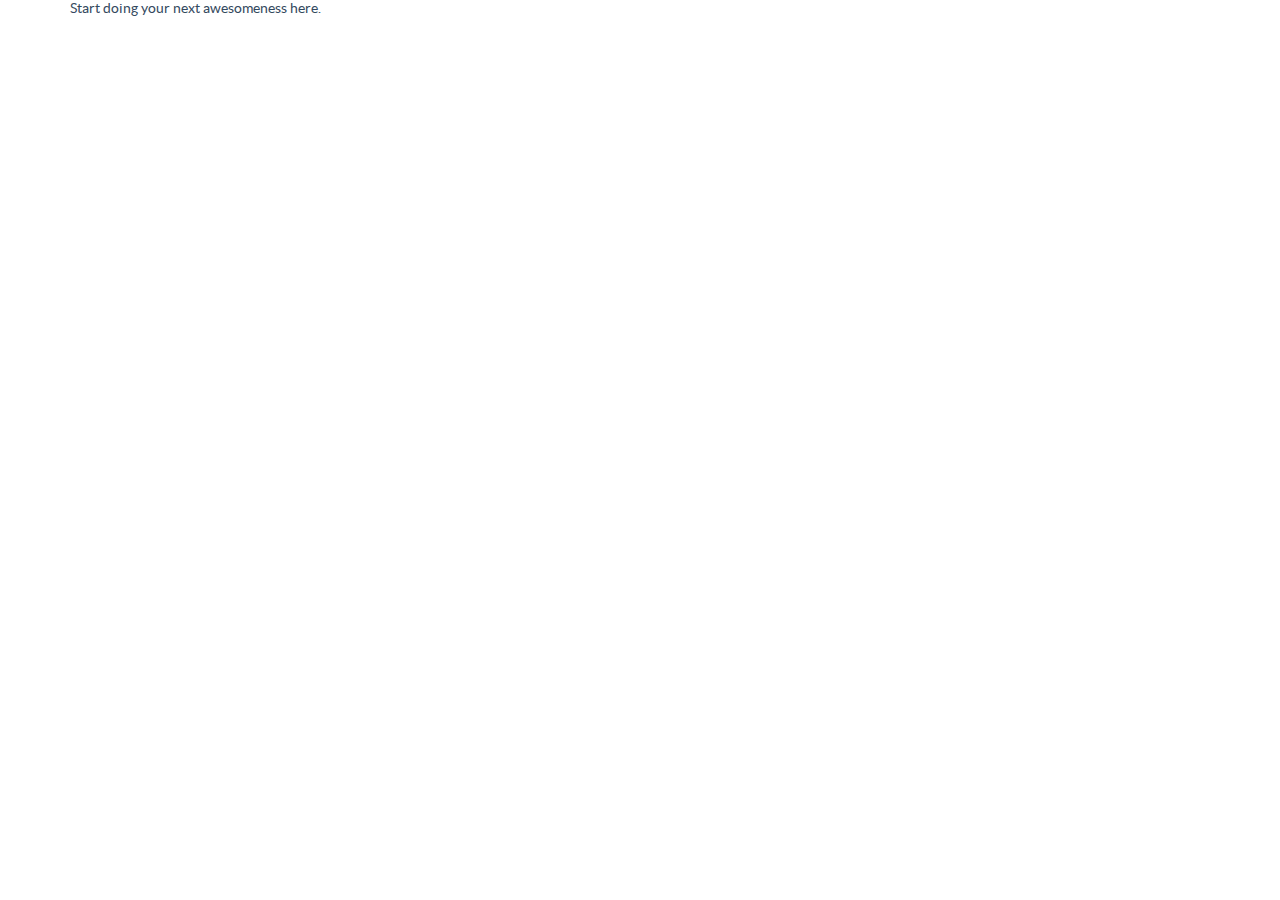
<file: public/Flat-UI-master/Flat-UI-master/template.html>
<!DOCTYPE html>
<html lang="en">
  <head>
    <meta charset="utf-8">
    <title>Flat UI Free</title>
    <meta name="viewport" content="width=device-width, initial-scale=1.0">

    <!-- Loading Bootstrap -->
    <link href="bootstrap/css/bootstrap.css" rel="stylesheet">

    <!-- Loading Flat UI -->
    <link href="css/flat-ui.css" rel="stylesheet">

    <link rel="shortcut icon" href="images/favicon.ico">

    <!-- HTML5 shim, for IE6-8 support of HTML5 elements. All other JS at the end of file. -->
    <!--[if lt IE 9]>
      <script src="js/html5shiv.js"></script>
    <![endif]-->
  </head>
  <body>
    <div class="container">
      Start doing your next awesomeness here.
    </div>
    <!-- /.container -->


    <!-- Load JS here for greater good =============================-->
    <script src="js/jquery-1.8.3.min.js"></script>
    <script src="js/jquery-ui-1.10.3.custom.min.js"></script>
    <script src="js/jquery.ui.touch-punch.min.js"></script>
    <script src="js/bootstrap.min.js"></script>
    <script src="js/bootstrap-select.js"></script>
    <script src="js/bootstrap-switch.js"></script>
    <script src="js/flatui-checkbox.js"></script>
    <script src="js/flatui-radio.js"></script>
    <script src="js/jquery.tagsinput.js"></script>
    <script src="js/jquery.placeholder.js"></script>
  </body>
</html>
</file>
<file: public/Flat-UI-master/Flat-UI-master/css/flat-ui.css>
@font-face {
  font-family: 'Lato';
  src: url('../fonts/lato/lato-black-webfont.eot');
  src: url('../fonts/lato/lato-black-webfont.eot?#iefix') format('embedded-opentype'), url('../fonts/lato/lato-black-webfont.woff') format('woff'), url('../fonts/lato/lato-black-webfont.ttf') format('truetype'), url('../fonts/lato/lato-black-webfont.svg#latoblack') format('svg');
  font-weight: 900;
  font-style: normal;
}
@font-face {
  font-family: 'Lato';
  src: url('../fonts/lato/lato-bold-webfont.eot');
  src: url('../fonts/lato/lato-bold-webfont.eot?#iefix') format('embedded-opentype'), url('../fonts/lato/lato-bold-webfont.woff') format('woff'), url('../fonts/lato/lato-bold-webfont.ttf') format('truetype'), url('../fonts/lato/lato-bold-webfont.svg#latobold') format('svg');
  font-weight: bold;
  font-style: normal;
}
@font-face {
  font-family: 'Lato';
  src: url('../fonts/lato/lato-bolditalic-webfont.eot');
  src: url('../fonts/lato/lato-bolditalic-webfont.eot?#iefix') format('embedded-opentype'), url('../fonts/lato/lato-bolditalic-webfont.woff') format('woff'), url('../fonts/lato/lato-bolditalic-webfont.ttf') format('truetype'), url('../fonts/lato/lato-bolditalic-webfont.svg#latobold_italic') format('svg');
  font-weight: bold;
  font-style: italic;
}
@font-face {
  font-family: 'Lato';
  src: url('../fonts/lato/lato-italic-webfont.eot');
  src: url('../fonts/lato/lato-italic-webfont.eot?#iefix') format('embedded-opentype'), url('../fonts/lato/lato-italic-webfont.woff') format('woff'), url('../fonts/lato/lato-italic-webfont.ttf') format('truetype'), url('../fonts/lato/lato-italic-webfont.svg#latoitalic') format('svg');
  font-weight: normal;
  font-style: italic;
}
@font-face {
  font-family: 'Lato';
  src: url('../fonts/lato/lato-light-webfont.eot');
  src: url('../fonts/lato/lato-light-webfont.eot?#iefix') format('embedded-opentype'), url('../fonts/lato/lato-light-webfont.woff') format('woff'), url('../fonts/lato/lato-light-webfont.ttf') format('truetype'), url('../fonts/lato/lato-light-webfont.svg#latolight') format('svg');
  font-weight: 300;
  font-style: normal;
}
@font-face {
  font-family: 'Lato';
  src: url('../fonts/lato/lato-regular-webfont.eot');
  src: url('../fonts/lato/lato-regular-webfont.eot?#iefix') format('embedded-opentype'), url('../fonts/lato/lato-regular-webfont.woff') format('woff'), url('../fonts/lato/lato-regular-webfont.ttf') format('truetype'), url('../fonts/lato/lato-regular-webfont.svg#latoregular') format('svg');
  font-weight: normal;
  font-style: normal;
}
@font-face {
  font-family: 'Flat-UI-Icons';
  src: url('../fonts/Flat-UI-Icons.eot');
  src: url('../fonts/Flat-UI-Icons.eot?#iefix') format('embedded-opentype'), url('../fonts/Flat-UI-Icons.woff') format('woff'), url('../fonts/Flat-UI-Icons.ttf') format('truetype'), url('../fonts/Flat-UI-Icons.svg#Flat-UI-Icons') format('svg');
  font-weight: normal;
  font-style: normal;
}
/* Use the following CSS code if you want to use data attributes for inserting your icons */
[data-icon]:before {
  font-family: 'Flat-UI-Icons';
  content: attr(data-icon);
  speak: none;
  font-weight: normal;
  font-variant: normal;
  text-transform: none;
  -webkit-font-smoothing: antialiased;
}
/* Use the following CSS code if you want to have a class per icon */
/*
Instead of a list of all class selectors,
you can use the generic selector below, but it's slower:
[class*="fui-"] {
*/
.fui-arrow-right,
.fui-arrow-left,
.fui-cmd,
.fui-check-inverted,
.fui-heart,
.fui-location,
.fui-plus,
.fui-check,
.fui-cross,
.fui-list,
.fui-new,
.fui-video,
.fui-photo,
.fui-volume,
.fui-time,
.fui-eye,
.fui-chat,
.fui-search,
.fui-user,
.fui-mail,
.fui-lock,
.fui-gear,
.fui-radio-unchecked,
.fui-radio-checked,
.fui-checkbox-unchecked,
.fui-checkbox-checked,
.fui-calendar-solid,
.fui-pause,
.fui-play,
.fui-check-inverted-2 {
  display: inline-block;
  font-family: 'Flat-UI-Icons';
  speak: none;
  font-style: normal;
  font-weight: normal;
  font-variant: normal;
  text-transform: none;
  -webkit-font-smoothing: antialiased;
}
.fui-arrow-right:before {
  content: "\e02c";
}
.fui-arrow-left:before {
  content: "\e02d";
}
.fui-cmd:before {
  content: "\e02f";
}
.fui-check-inverted:before {
  content: "\e006";
}
.fui-heart:before {
  content: "\e007";
}
.fui-location:before {
  content: "\e008";
}
.fui-plus:before {
  content: "\e009";
}
.fui-check:before {
  content: "\e00a";
}
.fui-cross:before {
  content: "\e00b";
}
.fui-list:before {
  content: "\e00c";
}
.fui-new:before {
  content: "\e00d";
}
.fui-video:before {
  content: "\e00e";
}
.fui-photo:before {
  content: "\e00f";
}
.fui-volume:before {
  content: "\e010";
}
.fui-time:before {
  content: "\e011";
}
.fui-eye:before {
  content: "\e012";
}
.fui-chat:before {
  content: "\e013";
}
.fui-search:before {
  content: "\e01c";
}
.fui-user:before {
  content: "\e01d";
}
.fui-mail:before {
  content: "\e01e";
}
.fui-lock:before {
  content: "\e01f";
}
.fui-gear:before {
  content: "\e024";
}
.fui-radio-unchecked:before {
  content: "\e02b";
}
.fui-radio-checked:before {
  content: "\e032";
}
.fui-checkbox-unchecked:before {
  content: "\e033";
}
.fui-checkbox-checked:before {
  content: "\e034";
}
.fui-calendar-solid:before {
  content: "\e022";
}
.fui-pause:before {
  content: "\e03b";
}
.fui-play:before {
  content: "\e03c";
}
.fui-check-inverted-2:before {
  content: "\e000";
}
.inline-block {
  display: inline-block;
  zoom: 1;
  *display: inline;
}
.clearfix {
  *zoom: 1;
}
.clearfix:before,
.clearfix:after {
  display: table;
  content: "";
}
.clearfix:after {
  clear: both;
}
.drop-ie-gradient {
  filter: unquote("progid:DXImageTransform.Microsoft.gradient(enabled = false)");
}
.dropdown-arrow-inverse {
  border-bottom-color: #34495e !important;
  border-top-color: #34495e !important;
}
body {
  font-family: 'Lato', Helvetica, Arial, sans-serif;
  font-size: 14px;
  line-height: 1.231;
  color: #34495e;
  background-color: #ffffff;
}
a {
  color: #16a085;
  text-decoration: none;
  -webkit-transition: 0.25s;
  -moz-transition: 0.25s;
  -o-transition: 0.25s;
  transition: 0.25s;
  -webkit-backface-visibility: hidden;
}
a:hover,
a:focus {
  color: #1abc9c;
  text-decoration: none;
}
.img-rounded {
  border-radius: 6px;
}
.img-comment {
  font-size: 15px;
  line-height: 1.231;
  font-style: italic;
  margin: 24px 0;
}
p {
  font-size: 18px;
  line-height: 1.71109;
}
.lead {
  font-size: 28px;
  line-height: 1.4642745000000001;
  font-weight: 300;
}
@media (min-width: 768px) {
  .lead {
    font-size: 21px;
  }
}
small {
  font-size: 83%;
  line-height: 2.050846;
}
.text-primary {
  color: #1abc9c;
}
a.text-primary:hover,
a.text-primary:focus {
  color: #15967d;
}
.text-success {
  color: #2ecc71;
}
a.text-success:hover,
a.text-success:focus {
  color: #25a35a;
}
.text-danger {
  color: #e74c3c;
}
a.text-danger:hover,
a.text-danger:focus {
  color: #b93d30;
}
.text-warning {
  color: #f1c40f;
}
a.text-warning:hover,
a.text-warning:focus {
  color: #c19d0c;
}
.text-info {
  color: #3498db;
}
a.text-info:hover,
a.text-info:focus {
  color: #2a7aaf;
}
.text-inverse {
  color: #ffffff;
}
a.text-inverse:hover,
a.text-inverse:focus {
  color: #cccccc;
}
.text-muted {
  color: #bdc3c7;
}
a.text-muted:hover,
a.text-muted:focus {
  color: #979c9f;
}
h1,
h2,
h3,
h4,
h5,
h6,
.h1,
.h2,
.h3,
.h4,
.h5,
.h6 {
  font-family: 'Lato', Helvetica, Arial, sans-serif;
  font-weight: 700;
  line-height: 1.2;
}
h1 small,
h2 small,
h3 small,
h4 small,
h5 small,
h6 small,
.h1 small,
.h2 small,
.h3 small,
.h4 small,
.h5 small,
.h6 small {
  color: #7f8c9a;
}
h1,
h2,
h3 {
  margin-top: 2px;
  margin-bottom: 4px;
}
h4,
h5,
h6 {
  margin-top: 4px;
  margin-bottom: 6px;
}
h6 {
  font-weight: normal;
}
h1,
.h1 {
  font-size: 61px;
}
h2,
.h2 {
  font-size: 52px;
}
h3,
.h3 {
  font-size: 40px;
}
h4,
.h4 {
  font-size: 29px;
}
h5,
.h5 {
  font-size: 28px;
}
h6,
.h6 {
  font-size: 24px;
}
h1 small,
.h1 small {
  font-size: 24px;
}
h2 small,
.h2 small {
  font-size: 18px;
}
h3 small,
.h3 small,
h4 small,
.h4 small {
  font-size: 14px;
}
blockquote {
  position: relative;
  border-left: none;
  padding: 0 0 0 19px;
}
blockquote:before {
  position: absolute;
  left: 0;
  width: 3px;
  height: 100%;
  top: 0;
  bottom: 0;
  background-color: #ebedee;
  content: "";
  border-radius: 2px;
}
blockquote p {
  font-size: 21px;
  line-height: 2;
  font-weight: normal;
  margin-bottom: .4em;
}
blockquote small {
  font-size: 19px;
  line-height: 2;
  font-style: italic;
  color: #34495e;
}
blockquote small:before {
  content: "";
}
address {
  margin-bottom: 1.231;
  line-height: 1.231;
}
.btn,
.btn-group > .btn,
.btn-group > .dropdown-menu,
.btn-group > .popover {
  font-size: 15px;
  font-weight: 400;
}
.btn-block {
  white-space: normal;
}
.btn {
  border: none;
  background: #bdc3c7;
  color: #ffffff;
  padding: 9px 12px 10px;
  line-height: 22px;
  text-decoration: none;
  border-radius: 6px;
  -webkit-transition: 0.25s linear;
  -moz-transition: 0.25s linear;
  -o-transition: 0.25s linear;
  transition: 0.25s linear;
  -webkit-backface-visibility: hidden;
  -webkit-user-select: none;
  -moz-user-select: none;
  -ms-user-select: none;
  -o-user-select: none;
  user-select: none;
}
.btn:hover,
.btn:focus,
.btn-group:focus .btn.dropdown-toggle {
  background-color: #cacfd2;
  color: #ffffff;
  outline: none;
  -webkit-transition: 0.25s;
  -moz-transition: 0.25s;
  -o-transition: 0.25s;
  transition: 0.25s;
  -webkit-backface-visibility: hidden;
}
.btn:active,
.btn-group.open .btn.dropdown-toggle,
.btn.active {
  background-color: #a1a6a9;
  color: rgba(255, 255, 255, 0.75);
  -webkit-box-shadow: none;
  -moz-box-shadow: none;
  box-shadow: none;
}
.btn.disabled,
.btn[disabled] {
  background-color: #bdc3c7;
  color: rgba(255, 255, 255, 0.75);
  opacity: 0.7;
  filter: alpha(opacity=70);
}
.btn.btn-hg,
.input-group-hg .btn {
  font-size: 22px;
  line-height: 22px;
  padding: 15px 20px 16px;
}
.btn.btn-hg > [class^="fui-"],
.input-group-hg .btn > [class^="fui-"] {
  top: 1px;
}
.btn.btn-hg > [class^="fui-"].pull-right,
.input-group-hg .btn > [class^="fui-"].pull-right {
  margin-right: -2px;
}
.btn.btn-lg,
.input-group-lg .btn {
  font-size: 17px;
  line-height: 20px;
  padding: 12px 18px 13px;
}
.btn.btn-lg > [class^="fui-"],
.input-group-lg .btn > [class^="fui-"] {
  top: 0;
}
.btn.btn-lg > [class^="fui-"].pull-right,
.input-group-lg .btn > [class^="fui-"].pull-right {
  margin-right: -2px;
}
.btn.btn-sm,
.input-group-sm .btn {
  font-size: 13px;
  line-height: 20px;
  padding: 6px 13px 8px;
}
.btn.btn-sm > [class^="fui-"],
.input-group-sm .btn > [class^="fui-"] {
  top: 0;
}
.btn.btn-xs,
.input-group-xs .btn {
  font-size: 12px;
  padding: 8px 13px 9px;
  line-height: 1.2;
}
.btn.btn-xs > [class^="fui-"],
.input-group-xs .btn > [class^="fui-"] {
  top: 0;
}
.btn.btn-primary {
  background-color: #1abc9c;
}
.btn.btn-primary:hover,
.btn.btn-primary:focus,
.btn-group:focus .btn.btn-primary.dropdown-toggle {
  background-color: #48c9b0;
}
.btn.btn-primary:active,
.btn-group.open .btn.btn-primary.dropdown-toggle,
.btn.btn-primary.active {
  background-color: #16a085;
}
.btn.btn-info {
  background-color: #3498db;
}
.btn.btn-info:hover,
.btn.btn-info:focus,
.btn-group:focus .btn.btn-info.dropdown-toggle {
  background-color: #5dade2;
}
.btn.btn-info:active,
.btn-group.open .btn.btn-info.dropdown-toggle,
.btn.btn-info.active {
  background-color: #2c81ba;
}
.btn.btn-danger {
  background-color: #e74c3c;
}
.btn.btn-danger:hover,
.btn.btn-danger:focus,
.btn-group:focus .btn.btn-danger.dropdown-toggle {
  background-color: #ec7063;
}
.btn.btn-danger:active,
.btn-group.open .btn.btn-danger.dropdown-toggle,
.btn.btn-danger.active {
  background-color: #c44133;
}
.btn.btn-success {
  background-color: #2ecc71;
}
.btn.btn-success:hover,
.btn.btn-success:focus,
.btn-group:focus .btn.btn-success.dropdown-toggle {
  background-color: #58d68d;
}
.btn.btn-success:active,
.btn-group.open .btn.btn-success.dropdown-toggle,
.btn.btn-success.active {
  background-color: #27ad60;
}
.btn.btn-warning {
  background-color: #f1c40f;
}
.btn.btn-warning:hover,
.btn.btn-warning:focus,
.btn-group:focus .btn.btn-warning.dropdown-toggle {
  background-color: #f5d313;
}
.btn.btn-warning:active,
.btn-group.open .btn.btn-warning.dropdown-toggle,
.btn.btn-warning.active {
  background-color: #cda70d;
}
.btn.btn-inverse {
  background-color: #34495e;
}
.btn.btn-inverse:hover,
.btn.btn-inverse:focus,
.btn-group:focus .btn.btn-inverse.dropdown-toggle {
  background-color: #415b76;
}
.btn.btn-inverse:active,
.btn-group.open .btn.btn-inverse.dropdown-toggle,
.btn.btn-inverse.active {
  background-color: #2c3e50;
}
.btn.btn-default {
  background-color: #bdc3c7;
}
.btn.btn-default:hover,
.btn.btn-default:focus,
.btn-group:focus .btn.btn-default.dropdown-toggle {
  background-color: #cacfd2;
}
.btn.btn-default:active,
.btn-group.open .btn.btn-default.dropdown-toggle,
.btn.btn-default.active {
  background-color: #a1a6a9;
}
.btn > [class^="fui-"] {
  margin: 0 1px;
  position: relative;
  top: 1px;
  vertical-align: top;
  display: inline-block;
  zoom: 1;
  *display: inline;
}
.btn > [class^="fui-"].pull-right {
  margin-right: 0;
}
.btn-toolbar .btn.active {
  color: #ffffff;
}
.btn-toolbar .btn:first-child {
  border-radius: 6px 0 0 6px;
}
.btn-toolbar .btn:last-child {
  border-radius: 0 6px 6px 0;
}
.btn-toolbar .btn > [class^="fui-"] {
  font-size: 16px;
  top: 0;
  margin: 0 4px;
}
.btn-tip {
  font-weight: 300;
  padding-left: 10px;
}
.btn-group > .btn {
  border-radius: 0;
  text-align: center;
}
.btn-group > .btn:active + .btn,
.btn-group > .btn.active + .btn {
  border-left-color: transparent;
}
.btn-group > .btn:first-of-type,
.btn-group > .btn:first-of-type:not(:first-child):not(:last-child):not(.dropdown-toggle) {
  border-top-left-radius: 6px;
  border-bottom-left-radius: 6px;
}
.btn-group > .btn:last-of-type,
.btn-group > .btn:last-of-type:not(:first-child):not(:last-child):not(.dropdown-toggle) {
  border-top-right-radius: 6px;
  border-bottom-right-radius: 6px;
}
.btn-group > .btn + .btn {
  margin-left: 0;
}
.btn-group > .btn + .dropdown-toggle {
  border-left: 2px solid rgba(52, 73, 94, 0.15);
  padding-left: 13px;
  padding-right: 13px;
  -webkit-box-shadow: none;
  -moz-box-shadow: none;
  box-shadow: none;
}
.btn-group > .btn + .dropdown-toggle .caret {
  margin-left: 3px;
  margin-right: 3px;
}
.btn-group > .btn.btn-gh + .dropdown-toggle .caret {
  margin-left: 7px;
  margin-right: 7px;
}
.btn-group > .btn.btn-sm + .dropdown-toggle .caret {
  margin-left: 0;
  margin-right: 0;
}
.caret {
  border-width: 8px 6px;
  border-bottom-color: #34495e;
  border-top-color: #34495e;
  border-style: solid;
  border-bottom-style: none;
  -webkit-transition: 0.25s;
  -moz-transition: 0.25s;
  -o-transition: 0.25s;
  transition: 0.25s;
  -webkit-backface-visibility: hidden;
  -webkit-transform: scale(1.001);
  -moz-transform: scale(1.001);
  -ms-transform: scale(1.001);
  -o-transform: scale(1.001);
  transform: scale(1.001);
}
.dropup .caret,
.dropup .btn-lg .caret,
.navbar-fixed-bottom .dropdown .caret {
  border-bottom-width: 8px;
}
.btn-lg .caret {
  border-top-width: 8px;
  border-right-width: 6px;
  border-left-width: 6px;
}
.navbar {
  font-size: 16px;
  border-radius: 6px;
  background: #eceef0;
  border: none;
}
.navbar .navbar-collapse {
  padding-left: 0;
  padding-right: 0;
}
.navbar .navbar-brand {
  border-radius: 6px 0 0 6px;
  color: #526476;
  font-size: 24px;
  line-height: 29.55px;
  font-weight: 700;
  margin-left: -15px;
  padding: 23px 28px 24px 17px;
  text-shadow: none;
  display: inline-block;
}
.navbar .navbar-brand:hover,
.navbar .navbar-brand:focus {
  color: #1abc9c;
}
.navbar .navbar-brand[class*="fui-"] {
  font-weight: normal;
}
.navbar .navbar-brand small {
  line-height: 1;
}
.navbar .nav {
  margin-right: 0;
  display: inline-block;
  float: left;
}
.navbar .nav > li {
  position: relative;
  display: inline-block;
}
.navbar .nav > li:hover > ul {
  opacity: 1;
  top: 100%;
  visibility: visible;
  z-index: 100;
  -webkit-transform: scale(1, 1);
  display: block\9;
}
.navbar .nav > li.active > a,
.navbar .nav > li.active > a:hover,
.navbar .nav > li.active > a:focus {
  background: none;
  color: #1abc9c;
  -webkit-box-shadow: none;
  -moz-box-shadow: none;
  box-shadow: none;
}
.navbar .nav > li:first-child {
  border-radius: 6px 6px 0 0;
}
.navbar .nav > li:last-child {
  border-radius: 0 0 6px 6px;
}
.navbar .nav > li > ul {
  padding-top: 13px;
  top: 80%;
  padding-left: 0;
}
.navbar .nav > li > ul:before {
  content: "";
  border-style: solid;
  border-width: 0 9px 9px 9px;
  border-color: transparent transparent #34495e transparent;
  height: 0;
  position: absolute;
  left: 15px;
  top: 5px;
  width: 0;
  -webkit-transform: rotate(360deg);
}
.navbar .nav > li > ul li:hover ul {
  opacity: 1;
  -webkit-transform: scale(1, 1);
  visibility: visible;
  display: block\9;
}
.navbar .nav > li > ul li ul {
  left: 100%;
}
.navbar .nav > li > a {
  color: #526476;
  display: inline-block;
  font-weight: 700;
  font-size: 15px;
  line-height: 28px;
  padding: 22px 20px;
  text-shadow: none;
  -webkit-transition: background-color .25s, color .25s, border-bottom-color .25s;
  -moz-transition: background-color .25s, color .25s, border-bottom-color .25s;
  -o-transition: background-color .25s, color .25s, border-bottom-color .25s;
  transition: background-color .25s, color .25s, border-bottom-color .25s;
  -webkit-backface-visibility: hidden;
}
.navbar .nav > li > a:hover,
.navbar .nav > li > a:focus {
  color: #1abc9c;
  background-color: transparent;
}
.navbar .nav > li > a[class*="fui-"] {
  font-size: 24px;
  font-weight: normal;
}
.navbar .nav > li > a > [class*="fui-"] {
  font-size: 24px;
  margin: -4px 0 0;
  position: relative;
  top: 4px;
}
.navbar .nav > li > a > [class*="fui-"] + * {
  margin-left: 12px;
}
.navbar .nav > li:first-child > a {
  border-radius: 0 0 0 6px;
}
.navbar .nav ul {
  border-radius: 4px;
  left: 0;
  list-style-type: none;
  margin-left: 0;
  opacity: 0;
  position: absolute;
  top: 0;
  width: 234px;
  -webkit-transform: scale(1, 0.99);
  -webkit-transform-origin: 0 0;
  visibility: hidden;
  -webkit-transition: 0.3s ease-out;
  -moz-transition: 0.3s ease-out;
  -o-transition: 0.3s ease-out;
  transition: 0.3s ease-out;
  -webkit-backface-visibility: hidden;
}
.navbar .nav ul ul {
  left: 95%;
  padding-left: 5px;
}
.navbar .nav ul li {
  background-color: #34495e;
  padding: 0 3px 3px;
  position: relative;
}
.navbar .nav ul li:first-child {
  border-radius: 6px 6px 0 0;
  padding-top: 3px;
}
.navbar .nav ul li:last-child {
  border-radius: 0 0 6px 6px;
}
.navbar .nav ul li.active > a,
.navbar .nav ul li.active > a:hover,
.navbar .nav ul li.active > a:focus {
  background-color: #1abc9c;
  color: #ffffff;
  padding-left: 9px;
  padding-right: 9px;
}
.navbar .nav ul li.active + li > a {
  padding-left: 9px;
  padding-right: 9px;
}
.navbar .nav ul a {
  border-radius: 2px;
  color: #ffffff;
  display: block;
  font-size: 14px;
  padding: 6px 9px;
  text-decoration: none;
}
.navbar .nav ul a:hover {
  background-color: #1abc9c;
}
.navbar .btn-navbar {
  background: none;
  border: none;
  color: #34495e;
  margin: 18px 15px 14px;
  text-shadow: none;
  display: none;
}
.navbar .btn-navbar:hover,
.navbar .btn-navbar:focus {
  background: none;
  color: #1abc9c;
}
.navbar .btn-navbar:before {
  content: "\e00c";
  font-family: "Flat-UI-Icons";
  font-size: 22px;
  font-style: normal;
  font-weight: normal;
  -webkit-font-smoothing: antialiased;
}
.navbar .btn-navbar .icon-bar {
  display: none;
}
.navbar-inner {
  background: #eceef0;
  border: none;
  padding-left: 0;
  padding-right: 0;
  border-radius: 6px;
}
.navbar-inverse {
  font-size: 17px;
  background-color: #34495e;
}
.navbar-inverse .navbar-brand {
  border-bottom: 2px solid #2c3e50;
  border-right: 2px solid #2c3e50;
  color: #ffffff;
  padding: 10px 28px 11px 32px;
}
.navbar-inverse .btn-navbar {
  color: #ffffff;
  margin: 7px 10px;
}
.navbar-inverse .btn-icon {
  margin: 8px 5px 8px 15px;
}
.navbar-inverse .nav > li:first-child.active > a {
  padding-left: 20px;
}
.navbar-inverse .nav > li:first-child > a {
  border-left: none;
}
.navbar-inverse .nav > li.active > a,
.navbar-inverse .nav > li.active > a:hover,
.navbar-inverse .nav > li.active > a:focus {
  background-color: #1abc9c;
  border-bottom-color: #16a085;
  border-left: none;
  color: #ffffff;
  padding-left: 20px;
}
.navbar-inverse .nav > li.active + li > a {
  border-left: none;
  padding-left: 20px;
}
.navbar-inverse .nav > li > a {
  font-size: 16px;
  border-bottom: 2px solid #2c3e50;
  border-left: 2px solid #2c3e50;
  color: #ffffff;
  padding: 16px 20px 15px;
  line-height: 20px;
}
.navbar-inverse .nav.pull-right {
  margin-right: -15px;
}
.navbar-inverse .nav.pull-right > li > a {
  border-radius: 0 6px 6px 0;
}
.navbar-unread,
.navbar-new {
  font-family: 'Lato', Helvetica, Arial, sans-serif;
  background-color: #1abc9c;
  border-radius: 50%;
  color: #ffffff;
  font-size: 0;
  font-weight: 700;
  height: 6px;
  line-height: 14px;
  position: absolute;
  right: 12px;
  text-align: center;
  top: 28px;
  width: 6px;
  z-index: 10;
}
.active .navbar-unread,
.active .navbar-new {
  background-color: #ffffff;
  display: none;
}
.navbar-inverse .navbar-unread,
.navbar-inverse .navbar-new {
  top: 15px;
}
.navbar-new {
  background-color: #e74c3c;
  font-size: 12px;
  line-height: 17px;
  height: 18px;
  margin: -9px -1px;
  min-width: 18px;
  padding: 0 1px;
  width: auto;
  -webkit-font-smoothing: subpixel-antialiased;
}
.navbar.navbar-inverse .nav li.dropdown.open > .dropdown-toggle {
  background-color: #1abc9c;
  border-bottom-color: #16a085;
  color: #ffffff;
}
.navbar.navbar-inverse .nav li.dropdown.open > .dropdown-toggle .caret {
  border-bottom-color: #ffffff !important;
  border-top-color: #ffffff !important;
}
.navbar .nav li.dropdown.open > .dropdown-toggle {
  background: none;
  color: #1abc9c;
}
.navbar .nav li.dropdown.open > .dropdown-toggle .caret {
  border-bottom-color: #1abc9c !important;
  border-top-color: #1abc9c !important;
}
.navbar .nav li.dropdown.open .dropdown-menu {
  opacity: 1;
  top: 100%;
  visibility: visible;
  z-index: 1000;
  -webkit-transform: none;
}
.navbar .nav li.dropdown > .dropdown-toggle {
  outline: none;
}
.navbar .nav li.dropdown > .dropdown-toggle:hover .caret,
.navbar .nav li.dropdown > .dropdown-toggle:focus .caret {
  border-bottom-color: #1abc9c;
  border-top-color: #1abc9c;
}
.navbar .nav li.dropdown > .dropdown-toggle .caret {
  border-left-width: 6px;
  border-right-width: 6px;
  border-top-width: 8px;
  border-bottom-color: #4c6a89;
  border-top-color: #4c6a89;
  margin-left: 10px;
}
.navbar .nav li.dropdown .dropdown-menu {
  background-color: #34495e;
  opacity: 0;
  padding: 0;
  visibility: hidden;
}
.navbar .nav li.dropdown .dropdown-menu:before {
  display: none;
}
.navbar .nav li.dropdown .dropdown-menu:after {
  border-bottom-color: #34495e;
}
.navbar .nav li.dropdown .dropdown-menu > li > a {
  border-radius: 3px;
  color: #ffffff;
  padding: 6px 8px 8px;
}
.navbar .nav li.dropdown .dropdown-menu .divider {
  background-color: #2c3e50;
  border-bottom: none;
  margin: 2px 0 5px;
  padding: 0;
  height: 2px;
}
.navbar.navbar-fixed-bottom .navbar-inner .navbar-search .form-control,
.navbar.navbar-fixed-top .navbar-inner .navbar-search .form-control {
  border-radius: 50px 0 0 50px !important;
}
.navbar.navbar-fixed-bottom .navbar-inner .navbar-search .btn,
.navbar.navbar-fixed-top .navbar-inner .navbar-search .btn {
  border-radius: 0 50px 50px 0;
}
.navbar.navbar-fixed-bottom .nav > li:hover > ul {
  bottom: 100%;
  padding-bottom: 13px;
  top: auto;
}
.navbar.navbar-fixed-bottom .nav > li:hover > ul li:hover ul {
  bottom: 0;
}
.navbar.navbar-fixed-bottom .nav ul {
  bottom: 80%;
  top: auto;
}
.select {
  display: inline-block;
  margin-bottom: 10px;
}
[class*="span"] > .select[class*="span"] {
  margin-left: 0;
}
.select[class*="span"] .btn {
  width: 100%;
}
.select.select-block {
  display: block;
  float: none;
  margin-left: 0;
  width: auto;
  *zoom: 1;
}
.select.select-block:before,
.select.select-block:after {
  display: table;
  content: "";
}
.select.select-block:after {
  clear: both;
}
.select.select-block .btn {
  width: 100%;
}
.select .btn {
  width: 220px;
}
.select .btn.btn-hg .filter-option {
  left: 20px;
  right: 40px;
  top: 16px;
}
.select .btn.btn-hg .caret {
  right: 20px;
}
.select .btn.btn-lg .filter-option {
  left: 18px;
  right: 38px;
  top: 12px;
}
.select .btn.btn-sm .filter-option {
  left: 13px;
  right: 33px;
  top: 7px;
}
.select .btn.btn-sm .caret {
  right: 13px;
}
.select .btn.btn-xs .filter-option {
  left: 13px;
  right: 33px;
  top: 5px;
}
.select .btn.btn-xs .caret {
  right: 13px;
}
.select .btn .filter-option {
  height: 26px;
  left: 13px;
  overflow: hidden;
  position: absolute;
  right: 33px;
  text-align: left;
  top: 10px;
}
.select .btn .caret {
  position: absolute;
  right: 16px;
  margin-top: 8px;
}
.select .btn .dropdown-toggle {
  border-radius: 6px;
}
.select .btn .dropdown-menu {
  min-width: 100%;
}
.select .btn .dropdown-menu dt {
  cursor: default;
  display: block;
  padding: 3px 20px;
}
.select .btn .dropdown-menu li:not(.disabled) > a:hover small {
  color: rgba(255, 255, 255, 0.004);
}
.select .btn .dropdown-menu li > a {
  min-height: 20px;
}
.select .btn .dropdown-menu li > a.opt {
  padding-left: 35px;
}
.select .btn .dropdown-menu li small {
  padding-left: .5em;
}
.select .btn .dropdown-menu li > dt small {
  font-weight: normal;
}
.select .btn > .disabled,
.select .btn .dropdown-menu li.disabled > a {
  cursor: default;
}
.select .caret {
  border-bottom-color: #ffffff;
  border-top-color: #ffffff;
}
textarea {
  font-size: 15px;
  line-height: 24px;
  padding: 5px 11px;
}
label {
  font-weight: normal;
  line-height: 1.4285755000000002em;
}
.form-control:-moz-placeholder {
  color: #b2bcc5;
}
.form-control::-moz-placeholder {
  color: #b2bcc5;
}
.form-control:-ms-input-placeholder {
  color: #b2bcc5;
}
.form-control::-webkit-input-placeholder {
  color: #b2bcc5;
}
.form-control.placeholder {
  color: #b2bcc5;
}
.form-control {
  border: 2px solid #bdc3c7;
  color: #34495e;
  font-family: 'Lato', Helvetica, Arial, sans-serif;
  font-size: 15px;
  padding: 8px 12px;
  height: 41px;
  -webkit-appearance: none;
  border-radius: 6px;
  -webkit-box-shadow: none;
  -moz-box-shadow: none;
  box-shadow: none;
  -webkit-transition: border .25s linear, color .25s linear, background-color .25s linear;
  -moz-transition: border .25s linear, color .25s linear, background-color .25s linear;
  -o-transition: border .25s linear, color .25s linear, background-color .25s linear;
  transition: border .25s linear, color .25s linear, background-color .25s linear;
  -webkit-backface-visibility: hidden;
}
.form-group.focus .form-control,
.form-control:focus {
  border-color: #1abc9c;
  outline: 0;
  -webkit-box-shadow: none;
  -moz-box-shadow: none;
  box-shadow: none;
}
.form-control[disabled],
.form-control[readonly],
fieldset[disabled] .form-control {
  background-color: #f4f6f6;
  border-color: #d5dbdb;
  color: #d5dbdb;
  cursor: default;
}
.form-control.flat {
  border-color: transparent;
}
.form-control.flat:hover {
  border-color: #bdc3c7;
}
.form-control.flat:focus {
  border-color: #1abc9c;
}
.input-sm {
  height: 34px;
  padding: 8px 10px;
  font-size: 13px;
  line-height: 1.231;
  border-radius: 6px;
}
select.input-sm {
  height: 34px;
  line-height: 34px;
}
textarea.input-sm {
  height: auto;
}
.input-lg {
  height: 45px;
  padding: 10px 15px;
  font-size: 17px;
  line-height: 1.231;
  border-radius: 6px;
}
select.input-lg {
  height: 45px;
  line-height: 45px;
}
textarea.input-lg {
  height: auto;
}
.input-hg {
  height: 53px;
  padding: 10px 16px;
  font-size: 22px;
  line-height: 1.231;
  border-radius: 6px;
}
select.input-hg {
  height: 53px;
  line-height: 53px;
}
textarea.input-hg {
  height: auto;
}
.has-warning .help-block,
.has-warning .control-label {
  color: #f1c40f;
}
.has-warning .form-control {
  color: #f1c40f;
  border-color: #f1c40f;
  -webkit-box-shadow: none;
  -moz-box-shadow: none;
  box-shadow: none;
}
.has-warning .form-control:-moz-placeholder {
  color: #f1c40f;
}
.has-warning .form-control::-moz-placeholder {
  color: #f1c40f;
}
.has-warning .form-control:-ms-input-placeholder {
  color: #f1c40f;
}
.has-warning .form-control::-webkit-input-placeholder {
  color: #f1c40f;
}
.has-warning .form-control.placeholder {
  color: #f1c40f;
}
.has-warning .form-control:focus {
  border-color: #f1c40f;
  -webkit-box-shadow: none;
  -moz-box-shadow: none;
  box-shadow: none;
}
.has-warning .input-group-addon {
  color: #f1c40f;
  border-color: #f1c40f;
  background-color: #ffffff;
}
.has-error .help-block,
.has-error .control-label {
  color: #e74c3c;
}
.has-error .form-control {
  color: #e74c3c;
  border-color: #e74c3c;
  -webkit-box-shadow: none;
  -moz-box-shadow: none;
  box-shadow: none;
}
.has-error .form-control:-moz-placeholder {
  color: #e74c3c;
}
.has-error .form-control::-moz-placeholder {
  color: #e74c3c;
}
.has-error .form-control:-ms-input-placeholder {
  color: #e74c3c;
}
.has-error .form-control::-webkit-input-placeholder {
  color: #e74c3c;
}
.has-error .form-control.placeholder {
  color: #e74c3c;
}
.has-error .form-control:focus {
  border-color: #e74c3c;
  -webkit-box-shadow: none;
  -moz-box-shadow: none;
  box-shadow: none;
}
.has-error .input-group-addon {
  color: #e74c3c;
  border-color: #e74c3c;
  background-color: #ffffff;
}
.has-success .help-block,
.has-success .control-label {
  color: #2ecc71;
}
.has-success .form-control {
  color: #2ecc71;
  border-color: #2ecc71;
  -webkit-box-shadow: none;
  -moz-box-shadow: none;
  box-shadow: none;
}
.has-success .form-control:-moz-placeholder {
  color: #2ecc71;
}
.has-success .form-control::-moz-placeholder {
  color: #2ecc71;
}
.has-success .form-control:-ms-input-placeholder {
  color: #2ecc71;
}
.has-success .form-control::-webkit-input-placeholder {
  color: #2ecc71;
}
.has-success .form-control.placeholder {
  color: #2ecc71;
}
.has-success .form-control:focus {
  border-color: #2ecc71;
  -webkit-box-shadow: none;
  -moz-box-shadow: none;
  box-shadow: none;
}
.has-success .input-group-addon {
  color: #2ecc71;
  border-color: #2ecc71;
  background-color: #ffffff;
}
.form-group {
  position: relative;
  margin-bottom: 20px;
}
.form-group {
  position: relative;
}
.form-control + .input-icon {
  position: absolute;
  top: 2px;
  right: 2px;
  line-height: 37px;
  vertical-align: middle;
  font-size: 20px;
  color: #b2bcc5;
  background-color: #ffffff;
  padding: 0 12px 0 0;
  border-radius: 6px;
}
.input-hg + .input-icon {
  line-height: 49px;
  padding: 0 16px 0 0;
}
.input-lg + .input-icon {
  line-height: 41px;
  padding: 0 15px 0 0;
}
.input-sm + .input-icon {
  font-size: 14px;
  line-height: 30px;
  padding: 0 10px 0 0;
}
.has-success .input-icon {
  color: #2ecc71;
}
.has-warning .input-icon {
  color: #f1c40f;
}
.has-error .input-icon {
  color: #e74c3c;
}
.form-control[disabled] + .input-icon,
.form-control[readonly] + .input-icon,
fieldset[disabled] .form-control + .input-icon,
.form-control.disabled + .input-icon {
  color: #d5dbdb;
  background-color: #f4f6f6;
}
.checkbox,
.radio {
  margin-bottom: 12px;
  padding-left: 32px;
  position: relative;
  -webkit-transition: color 0.25s linear;
  -moz-transition: color 0.25s linear;
  -o-transition: color 0.25s linear;
  transition: color 0.25s linear;
  -webkit-backface-visibility: hidden;
}
.checkbox input,
.radio input {
  outline: none !important;
  display: none;
}
.checkbox .icons,
.radio .icons {
  color: #bdc3c7;
  display: block;
  height: 20px;
  left: 0;
  position: absolute;
  top: 0;
  width: 20px;
  text-align: center;
  line-height: 21px;
  font-size: 20px;
  cursor: pointer;
  -webkit-transition: color 0.25s linear;
  -moz-transition: color 0.25s linear;
  -o-transition: color 0.25s linear;
  transition: color 0.25s linear;
  -webkit-backface-visibility: hidden;
}
.checkbox .icons .first-icon,
.radio .icons .first-icon,
.checkbox .icons .second-icon,
.radio .icons .second-icon {
  display: inline-table;
  position: absolute;
  left: 0;
  top: 0;
  background-color: #ffffff;
  opacity: 1;
  filter: alpha(opacity=100);
}
.checkbox .icons .second-icon,
.radio .icons .second-icon {
  opacity: 0;
  filter: alpha(opacity=0);
}
.checkbox:hover,
.radio:hover {
  color: #bdc3c7;
  -webkit-transition: color 0.25s linear;
  -moz-transition: color 0.25s linear;
  -o-transition: color 0.25s linear;
  transition: color 0.25s linear;
  -webkit-backface-visibility: hidden;
}
.checkbox.checked,
.radio.checked {
  color: #16a085;
}
.checkbox.checked .first-icon,
.radio.checked .first-icon {
  opacity: 0;
  filter: alpha(opacity=0);
}
.checkbox.checked .second-icon,
.radio.checked .second-icon {
  color: #16a085;
  -webkit-transition: color 0.25s linear;
  -moz-transition: color 0.25s linear;
  -o-transition: color 0.25s linear;
  transition: color 0.25s linear;
  -webkit-backface-visibility: hidden;
  opacity: 1;
  filter: alpha(opacity=100);
}
.checkbox.disabled,
.radio.disabled {
  cursor: default;
  color: #e6e8ea;
}
.checkbox.disabled .icons,
.radio.disabled .icons {
  color: #e6e8ea;
}
.checkbox.disabled .first-icon,
.radio.disabled .first-icon {
  opacity: 1;
  filter: alpha(opacity=100);
}
.checkbox.disabled .second-icon,
.radio.disabled .second-icon {
  opacity: 0;
  filter: alpha(opacity=0);
}
.checkbox.disabled.checked .icons,
.radio.disabled.checked .icons {
  color: #e6e8ea;
}
.checkbox.disabled.checked .first-icon,
.radio.disabled.checked .first-icon {
  opacity: 0;
  filter: alpha(opacity=0);
}
.checkbox.disabled.checked .second-icon,
.radio.disabled.checked .second-icon {
  color: #e6e8ea;
  opacity: 1;
  filter: alpha(opacity=100);
}
.tagsinput {
  background: white;
  border: 2px solid #1abc9c;
  border-radius: 6px;
  height: 100px;
  margin-bottom: 18px;
  padding: 6px 1px 1px 6px;
  overflow-y: auto;
  text-align: left;
}
.tagsinput .tag {
  border-radius: 4px;
  background-color: #1abc9c;
  color: #ffffff;
  cursor: pointer;
  margin-right: 5px;
  margin-bottom: 5px;
  overflow: hidden;
  line-height: 15px;
  padding: 6px 13px 8px 19px;
  position: relative;
  vertical-align: middle;
  display: inline-block;
  zoom: 1;
  *display: inline;
  -webkit-transition: 0.14s linear;
  -moz-transition: 0.14s linear;
  -o-transition: 0.14s linear;
  transition: 0.14s linear;
  -webkit-backface-visibility: hidden;
}
.tagsinput .tag:hover {
  background-color: #16a085;
  color: #ffffff;
  padding-left: 12px;
  padding-right: 20px;
}
.tagsinput .tag:hover .tagsinput-remove-link {
  color: #ffffff;
  opacity: 1;
  display: block\9;
}
.tagsinput input {
  background: transparent;
  border: none;
  color: #34495e;
  font-family: 'Lato', Helvetica, Arial, sans-serif;
  font-size: 14px;
  margin: 0px;
  padding: 0 0 0 5px;
  outline: 0;
  margin-right: 5px;
  margin-bottom: 5px;
  width: 12px;
}
.tagsinput-remove-link {
  bottom: 0;
  color: #ffffff;
  cursor: pointer;
  font-size: 12px;
  opacity: 0;
  padding: 7px 7px 5px 0;
  position: absolute;
  right: 0;
  text-align: right;
  text-decoration: none;
  top: 0;
  width: 100%;
  z-index: 2;
  display: none\9;
}
.tagsinput-remove-link:before {
  color: #ffffff;
  content: "\e00b";
  font-family: "Flat-UI-Icons";
}
.tagsinput-add-container {
  vertical-align: middle;
  display: inline-block;
  zoom: 1;
  *display: inline;
}
.tagsinput-add {
  background-color: #d6dbdf;
  border-radius: 3px;
  color: #ffffff;
  cursor: pointer;
  margin-bottom: 5px;
  padding: 6px 9px;
  display: inline-block;
  zoom: 1;
  *display: inline;
  -webkit-transition: 0.25s;
  -moz-transition: 0.25s;
  -o-transition: 0.25s;
  transition: 0.25s;
  -webkit-backface-visibility: hidden;
}
.tagsinput-add:hover {
  background-color: #1abc9c;
}
.tagsinput-add:before {
  content: "\e009";
  font-family: "Flat-UI-Icons";
}
.tags_clear {
  clear: both;
  width: 100%;
  height: 0px;
}
.not_valid {
  background: #fbd8db !important;
  color: #90111a !important;
  margin-left: 5px !important;
}
.progress {
  background: #ebedef;
  border-radius: 32px;
  height: 12px;
  -webkit-box-shadow: none;
  -moz-box-shadow: none;
  box-shadow: none;
}
.progress-bar {
  background: #1abc9c;
  -webkit-box-shadow: none;
  -moz-box-shadow: none;
  box-shadow: none;
}
.progress-bar-success {
  background-color: #2ecc71;
}
.progress-bar-warning {
  background-color: #f1c40f;
}
.progress-bar-danger {
  background-color: #e74c3c;
}
.progress-bar-info {
  background-color: #3498db;
}
.ui-slider {
  background: #ebedef;
  border-radius: 32px;
  height: 12px;
  -webkit-box-shadow: none;
  -moz-box-shadow: none;
  box-shadow: none;
  margin-bottom: 20px;
  position: relative;
}
.ui-slider-handle {
  background-color: #16a085;
  border-radius: 50%;
  cursor: pointer;
  height: 18px;
  margin-left: -9px;
  position: absolute;
  top: -3px;
  width: 18px;
  z-index: 2;
  -webkit-transition: background 0.25s;
  -moz-transition: background 0.25s;
  -o-transition: background 0.25s;
  transition: background 0.25s;
  -webkit-backface-visibility: hidden;
}
.ui-slider-handle[style*='100'] {
  margin-left: -15px;
}
.ui-slider-handle:hover,
.ui-slider-handle:focus {
  background-color: #48c9b0;
  outline: none;
}
.ui-slider-handle:active {
  background-color: #16a085;
}
.ui-slider-range {
  background-color: #1abc9c;
  border-radius: 30px 0 0 30px;
  display: block;
  height: 100%;
  position: absolute;
  z-index: 1;
}
.ui-slider-segment {
  background-color: #d9dbdd;
  border-radius: 50%;
  float: left;
  height: 6px;
  margin: 3px -6px 0 0;
  width: 6px;
}
.ui-slider-value {
  float: right;
  font-weight: 500;
  margin-top: 12px;
}
.ui-slider-value.first {
  clear: left;
  float: left;
}
.pager {
  background-color: #34495e;
  border-radius: 6px;
  color: #ffffff;
  font-size: 16px;
  font-weight: 700;
  display: inline-block;
  zoom: 1;
  *display: inline;
}
.pager li:first-child > a,
.pager li:first-child > span {
  border-left: none;
  border-radius: 6px 0 0 6px;
}
.pager li > a,
.pager li > span {
  background: none;
  border: none;
  border-left: 2px solid #2c3e50;
  color: #ffffff;
  padding: 9px 15px 10px;
  text-decoration: none;
  white-space: nowrap;
  border-radius: 0 6px 6px 0;
}
.pager li > a:hover,
.pager li > span:hover,
.pager li > a:focus,
.pager li > span:focus {
  background-color: #2c3e50;
}
.pager li > a:active,
.pager li > span:active {
  background-color: #2c3e50;
}
.pager li > a [class*="fui-"] + span,
.pager li > span [class*="fui-"] + span {
  margin-left: 8px;
}
.pager li > a span + [class*="fui-"],
.pager li > span span + [class*="fui-"] {
  margin-left: 8px;
}
.pagination {
  position: relative;
}
.pagination ul {
  background: #d6dbdf;
  color: #ffffff;
  padding: 0;
  margin: 0;
  display: inline-block;
  border-radius: 6px;
}
.pagination ul li {
  display: inline-block;
  margin-right: -3px;
  vertical-align: middle;
}
.pagination ul li:first-child {
  border-radius: 6px 0 0 6px;
}
.pagination ul li:first-child.previous + li > a,
.pagination ul li:first-child.previous + li > span {
  border-left-width: 5px;
}
.pagination ul li:last-child {
  border-radius: 0 6px 6px 0;
  margin-right: 0;
}
.pagination ul li.previous > a,
.pagination ul li.next > a,
.pagination ul li.previous > span,
.pagination ul li.next > span {
  background: transparent;
  border: none;
  border-right: 2px solid #e4e7ea;
  font-size: 16px;
  margin: 0 9px 0 0;
  padding: 12px 17px;
  border-radius: 6px 0 0 6px;
}
.pagination ul li.previous > a,
.pagination ul li.next > a,
.pagination ul li.previous > span,
.pagination ul li.next > span,
.pagination ul li.previous > a:hover,
.pagination ul li.next > a:hover,
.pagination ul li.previous > span:hover,
.pagination ul li.next > span:hover,
.pagination ul li.previous > a:focus,
.pagination ul li.next > a:focus,
.pagination ul li.previous > span:focus,
.pagination ul li.next > span:focus {
  border-color: #e4e7ea !important;
}
@media (max-width: 480px) {
  .pagination ul li.previous > a,
  .pagination ul li.next > a,
  .pagination ul li.previous > span,
  .pagination ul li.next > span {
    margin-right: 0;
  }
}
.pagination ul li.next {
  margin-left: 9px;
}
.pagination ul li.next > a,
.pagination ul li.next > span {
  border-left: 2px solid #e4e7ea;
  border-right: none;
  margin: 0;
  border-radius: 0 6px 6px 0;
}
.pagination ul li.active > a,
.pagination ul li.active > span {
  background-color: #ffffff;
  border-color: #ffffff;
  border-width: 2px !important;
  color: #d6dbdf;
  margin: 10px 5px 9px;
}
.pagination ul li.active > a:hover,
.pagination ul li.active > span:hover,
.pagination ul li.active > a:focus,
.pagination ul li.active > span:focus {
  background-color: #ffffff;
  border-color: #ffffff;
  color: #d6dbdf;
}
.pagination ul li.active.previous,
.pagination ul li.active.next {
  border-color: #e4e7ea;
}
.pagination ul li.active.previous {
  margin-right: 6px;
}
.pagination ul li > a,
.pagination ul li > span {
  display: inline-block;
  background: #ffffff;
  border: 5px solid #d6dbdf;
  color: #ffffff;
  line-height: 16px;
  margin: 7px 2px 6px;
  min-width: 0;
  min-height: 16px;
  padding: 0 4px;
  border-radius: 50px;
  -webkit-transition: background .2s ease-out, border-color 0s ease-out, color .2s ease-out;
  -moz-transition: background .2s ease-out, border-color 0s ease-out, color .2s ease-out;
  -o-transition: background .2s ease-out, border-color 0s ease-out, color .2s ease-out;
  transition: background .2s ease-out, border-color 0s ease-out, color .2s ease-out;
  -webkit-backface-visibility: hidden;
}
.pagination ul li > a:hover,
.pagination ul li > span:hover,
.pagination ul li > a:focus,
.pagination ul li > span:focus {
  background-color: #1abc9c;
  border-color: #1abc9c;
  color: #ffffff;
  -webkit-transition: background .2s ease-out, border-color .2s ease-out, color .2s ease-out;
  -moz-transition: background .2s ease-out, border-color .2s ease-out, color .2s ease-out;
  -o-transition: background .2s ease-out, border-color .2s ease-out, color .2s ease-out;
  transition: background .2s ease-out, border-color .2s ease-out, color .2s ease-out;
  -webkit-backface-visibility: hidden;
}
.pagination ul li > a:active,
.pagination ul li > span:active {
  background-color: #16a085;
  border-color: #16a085;
}
.pagination > .btn.previous,
.pagination > .btn.next {
  margin-right: 8px;
  font-size: 14px;
  padding-left: 23px;
  padding-right: 23px;
}
.pagination > .btn.previous [class*="fui-"],
.pagination > .btn.next [class*="fui-"] {
  font-size: 16px;
  margin-left: -2px;
  margin-top: -2px;
}
.pagination > .btn.next {
  margin-left: 8px;
  margin-right: 0;
}
.pagination > .btn.next [class*="fui-"] {
  margin-right: -2px;
  margin-left: 4px;
}
.tooltip {
  font-size: 14px;
}
.tooltip.in {
  opacity: 1;
}
.tooltip.top {
  padding-bottom: 9px;
}
.tooltip.top .tooltip-arrow {
  border-top-color: #34495e;
  border-width: 9px 9px 0;
  bottom: 0;
  margin-left: -9px;
}
.tooltip.right .tooltip-arrow {
  border-right-color: #34495e;
  border-width: 9px 9px 9px 0;
  margin-top: -9px;
  left: -3px;
}
.tooltip.bottom {
  padding-top: 8px;
}
.tooltip.bottom .tooltip-arrow {
  border-bottom-color: #34495e;
  border-width: 0 9px 9px;
  margin-left: -9px;
  top: -1px;
}
.tooltip.left .tooltip-arrow {
  border-left-color: #34495e;
  border-width: 9px 0 9px 9px;
  margin-top: -9px;
  right: -3px;
}
.tooltip-inner {
  background-color: #34495e;
  line-height: 18px;
  padding: 12px 12px;
  text-align: center;
  width: 183px;
  border-radius: 6px;
}
.dropdown-menu {
  background-color: #f3f4f5;
  border: none;
  display: block;
  margin-top: 8px;
  opacity: 0;
  padding: 0;
  visibility: hidden;
  width: 100%;
  -webkit-box-shadow: none;
  -moz-box-shadow: none;
  box-shadow: none;
  -webkit-transition: 0.25s;
  -moz-transition: 0.25s;
  -o-transition: 0.25s;
  transition: 0.25s;
  -webkit-backface-visibility: hidden;
}
.dropdown-menu.typeahead {
  display: none;
  opacity: 1;
  visibility: visible;
  width: auto;
  margin-top: 2px;
}
.open > .dropdown-menu {
  margin-top: 18px;
  opacity: 1;
  visibility: visible;
}
.dropdown-menu li:first-child dt + a {
  border-radius: 0;
}
.dropdown-menu li:first-child > a {
  border-radius: 6px 6px 0 0;
  padding-top: 8px;
}
.dropdown-menu li:last-child > a {
  border-radius: 0 0 6px 6px;
  padding-bottom: 10px;
}
.dropdown-menu li.active > a,
.dropdown-menu li.selected > a,
.dropdown-menu li.active > a.highlighted,
.dropdown-menu li.selected > a.highlighted {
  background: #1abc9c;
  color: #ffffff;
}
.dropdown-menu li.active > a:hover,
.dropdown-menu li.selected > a:hover,
.dropdown-menu li.active > a.highlighted:hover,
.dropdown-menu li.selected > a.highlighted:hover,
.dropdown-menu li.active > a:focus,
.dropdown-menu li.selected > a:focus,
.dropdown-menu li.active > a.highlighted:focus,
.dropdown-menu li.selected > a.highlighted:focus {
  background: #16a085;
  color: #ffffff;
}
.dropdown-menu li > a {
  color: rgba(52, 73, 94, 0.75);
  padding: 6px 15px 8px;
  text-decoration: none;
  *zoom: 1;
  -webkit-transition: background-color 0.25s;
  -moz-transition: background-color 0.25s;
  -o-transition: background-color 0.25s;
  transition: background-color 0.25s;
  -webkit-backface-visibility: hidden;
}
.dropdown-menu li > a:before,
.dropdown-menu li > a:after {
  display: table;
  content: "";
}
.dropdown-menu li > a:after {
  clear: both;
}
.dropdown-menu li > a:hover,
.dropdown-menu li > a:active,
.dropdown-menu li > a:focus {
  background: #e1e4e7;
  color: inherit;
  outline: none;
}
.dropdown-menu li > a.highlighted {
  background: #c9cfd4;
  color: #ffffff;
}
.dropdown-menu li > a.highlighted:hover,
.dropdown-menu li > a.highlighted:focus {
  background: #bac1c8;
  color: #ffffff;
}
.dropdown-menu li > a:before {
  float: right;
  margin-top: 3px;
}
.dropdown-menu li dt {
  font-weight: 300;
  margin-bottom: 3px;
  margin-top: 12px;
  padding: 0 15px;
}
.dropup .dropdown-menu,
.navbar-fixed-bottom .dropdown .dropdown-menu {
  margin-bottom: 8px;
}
.dropup .dropdown-arrow,
.navbar-fixed-bottom .dropdown .dropdown-arrow {
  border-bottom: none;
  border-top: 8px outset #f3f4f5;
  bottom: 100%;
  top: auto;
}
.navbar-fixed-bottom .nav > li > ul:before {
  border-bottom: none;
  border-top: 9px outset #34495e;
  bottom: 4px;
  top: auto;
}
.open.dropup > .dropdown-menu {
  margin-bottom: 18px;
}
.open.dropup > .dropdown-arrow {
  margin-bottom: 10px;
}
.open.dropup > .dropdown-arrow.dropdown-arrow-inverse {
  border-top-color: #34495e;
}
.open > .dropdown-arrow {
  margin-top: 9px;
  opacity: 1;
}
.dropdown-arrow {
  border-style: solid;
  border-width: 0 9px 9px 9px;
  border-color: transparent transparent #f3f4f5 transparent;
  height: 0;
  margin-top: 0;
  opacity: 0;
  position: absolute;
  right: 13px;
  top: 100%;
  width: 0;
  z-index: 10;
  -webkit-transform: rotate(360deg);
  -webkit-transition: 0.25s;
  -moz-transition: 0.25s;
  -o-transition: 0.25s;
  transition: 0.25s;
  -webkit-backface-visibility: hidden;
}
.dropdown-inverse {
  background-color: #34495e;
  color: #cccccc;
  padding: 4px 0 6px;
}
.dropdown-inverse li {
  margin: 0 4px -2px;
}
.dropdown-inverse li:first-child > a,
.dropdown-inverse li:last-child > a {
  border-radius: 2px;
  padding-bottom: 7px;
  padding-top: 5px;
}
.dropdown-inverse li:first-child dt + a,
.dropdown-inverse li:last-child dt + a {
  border-radius: 2px;
}
.dropdown-inverse li.active > a,
.dropdown-inverse li.selected > a {
  background: #1abc9c;
  color: #ffffff;
  position: relative;
  z-index: 1;
}
.dropdown-inverse li dt {
  padding-left: 11px;
  padding-right: 11px;
}
.dropdown-inverse li .divider {
  margin-left: 11px;
  margin-right: 11px;
}
.dropdown-inverse li > a {
  border-radius: 2px;
  color: #ffffff;
  padding: 5px 11px 7px;
}
.dropdown-inverse li > a:hover,
.dropdown-inverse li > a:active,
.dropdown-inverse li > a:focus {
  background: #2c3e50;
}
.dropdown-inverse li > a.highlighted {
  background: #526476;
}
.dropdown-inverse li > a.highlighted:hover,
.dropdown-inverse li > a.highlighted:focus {
  background: #677786;
}
.dropdown-inverse li .divider {
  background-color: #526476;
  border-bottom-color: #526476;
}
/* ============================================================
 * bootstrapSwitch v1.3 by Larentis Mattia @spiritualGuru
 * http://www.larentis.eu/switch/
 * ============================================================
 * Licensed under the Apache License, Version 2.0
 * http://www.apache.org/licenses/LICENSE-2.0
 * ============================================================ */
.has-switch {
  border-radius: 30px;
  display: inline-block;
  cursor: pointer;
  line-height: 1.231;
  overflow: hidden;
  position: relative;
  text-align: left;
  width: 80px;
  -webkit-mask: url('../images/switch/mask.png') 0 0 no-repeat;
  mask: url('../images/switch/mask.png') 0 0 no-repeat;
  -webkit-user-select: none;
  -moz-user-select: none;
  -ms-user-select: none;
  -o-user-select: none;
  user-select: none;
}
.has-switch.deactivate {
  opacity: 0.5;
  filter: alpha(opacity=50);
  cursor: default !important;
}
.has-switch.deactivate label,
.has-switch.deactivate span {
  cursor: default !important;
}
.has-switch > div {
  width: 130px;
  position: relative;
  top: 0;
}
.has-switch > div.switch-animate {
  -webkit-transition: left 0.25s ease-out;
  -moz-transition: left 0.25s ease-out;
  -o-transition: left 0.25s ease-out;
  transition: left 0.25s ease-out;
  -webkit-backface-visibility: hidden;
}
.has-switch > div.switch-off {
  left: -50px;
}
.has-switch > div.switch-off label {
  background-color: #7f8c9a;
  border-color: #bdc3c7;
  -webkit-box-shadow: -1px 0 0 rgba(255, 255, 255, 0.5);
  -moz-box-shadow: -1px 0 0 rgba(255, 255, 255, 0.5);
  box-shadow: -1px 0 0 rgba(255, 255, 255, 0.5);
}
.has-switch > div.switch-on {
  left: 0;
}
.has-switch > div.switch-on label {
  background-color: #1abc9c;
}
.has-switch input[type=checkbox] {
  display: none;
}
.has-switch span {
  cursor: pointer;
  font-size: 15px;
  font-weight: bold;
  float: left;
  height: 29px;
  line-height: 19px;
  margin: 0;
  padding-bottom: 6px;
  padding-top: 5px;
  position: relative;
  text-align: center;
  width: 50%;
  z-index: 1;
  -webkit-transition: 0.25s ease-out;
  -moz-transition: 0.25s ease-out;
  -o-transition: 0.25s ease-out;
  transition: 0.25s ease-out;
  -webkit-backface-visibility: hidden;
}
.has-switch span.switch-left {
  border-radius: 30px 0 0 30px;
  background-color: #34495e;
  color: #1abc9c;
  border-left: 1px solid transparent;
}
.has-switch span.switch-right {
  border-radius: 0 30px 30px 0;
  background-color: #bdc3c7;
  color: #ffffff;
  text-indent: 7px;
}
.has-switch span.switch-right [class*="fui-"] {
  text-indent: 0;
}
.has-switch label {
  border: 4px solid #34495e;
  border-radius: 50%;
  float: left;
  height: 29px;
  margin: 0 -15px 0 -14px;
  padding: 0;
  position: relative;
  vertical-align: middle;
  width: 29px;
  z-index: 100;
  -webkit-transition: 0.25s ease-out;
  -moz-transition: 0.25s ease-out;
  -o-transition: 0.25s ease-out;
  transition: 0.25s ease-out;
  -webkit-backface-visibility: hidden;
}
.switch-square {
  border-radius: 6px;
  -webkit-mask: url('../images/switch/mask.png') 0 0 no-repeat;
  mask: url('../images/switch/mask.png') 0 0 no-repeat;
}
.switch-square > div.switch-off label {
  border-color: #7f8c9a;
  border-radius: 6px 0 0 6px;
}
.switch-square span.switch-left {
  border-radius: 6px 0 0 6px;
}
.switch-square span.switch-left [class*="fui-"] {
  text-indent: -10px;
}
.switch-square span.switch-right {
  border-radius: 0 6px 6px 0;
}
.switch-square span.switch-right [class*="fui-"] {
  text-indent: 5px;
}
.switch-square label {
  border-radius: 0 6px 6px 0;
  border-color: #1abc9c;
}
.share {
  background-color: #eff0f2;
  position: relative;
  border-radius: 6px;
}
.share:before {
  content: "";
  border-style: solid;
  border-width: 0 9px 9px 9px;
  border-color: transparent transparent #eff0f2 transparent;
  height: 0;
  position: absolute;
  left: 23px;
  top: -9px;
  width: 0;
  -webkit-transform: rotate(360deg);
}
.share ul {
  list-style-type: none;
  margin: 0;
  padding: 15px;
}
.share li {
  padding-top: 11px;
  *zoom: 1;
}
.share li:before,
.share li:after {
  display: table;
  content: "";
}
.share li:after {
  clear: both;
}
.share li:first-child {
  padding-top: 0;
}
.share .toggle {
  float: right;
  margin: 0;
}
.share .btn {
  border-radius: 0 0 6px 6px;
}
.share-label {
  float: left;
  font-size: 15px;
  padding-top: 5px;
  width: 50%;
}
.pallete-item {
  width: 140px;
  float: left;
  margin: 0 0 20px 20px;
}
.palette {
  color: #ffffff;
  margin: 0;
  padding: 15px;
  text-transform: uppercase;
}
.palette dt {
  display: block;
  font-weight: bold;
  opacity: 0.8;
  filter: alpha(opacity=80);
}
.palette dd {
  font-weight: 200;
  margin-left: 0;
  opacity: 0.8;
  filter: alpha(opacity=80);
}
.palette-turquoise {
  background-color: #1abc9c;
}
.palette-green-sea {
  background-color: #16a085;
}
.palette-emerald {
  background-color: #2ecc71;
}
.palette-nephritis {
  background-color: #27ae60;
}
.palette-peter-river {
  background-color: #3498db;
}
.palette-belize-hole {
  background-color: #2980b9;
}
.palette-amethyst {
  background-color: #9b59b6;
}
.palette-wisteria {
  background-color: #8e44ad;
}
.palette-wet-asphalt {
  background-color: #34495e;
}
.palette-midnight-blue {
  background-color: #2c3e50;
}
.palette-sun-flower {
  background-color: #f1c40f;
}
.palette-orange {
  background-color: #f39c12;
}
.palette-carrot {
  background-color: #e67e22;
}
.palette-pumpkin {
  background-color: #d35400;
}
.palette-alizarin {
  background-color: #e74c3c;
}
.palette-pomegranate {
  background-color: #c0392b;
}
.palette-clouds {
  background-color: #ecf0f1;
}
.palette-silver {
  background-color: #bdc3c7;
}
.palette-concrete {
  background-color: #95a5a6;
}
.palette-asbestos {
  background-color: #7f8c8d;
}
.palette-clouds {
  color: #bdc3c7;
}
.palette-paragraph {
  color: #7f8c8d;
  font-size: 12px;
  line-height: 17px;
}
.palette-paragraph span {
  color: #bdc3c7;
}
.palette-headline {
  color: #7f8c8d;
  font-size: 13px;
  font-weight: 700;
  margin-top: -3px;
}
.tile {
  background-color: #eff0f2;
  border-radius: 6px;
  padding: 14px;
  position: relative;
  text-align: center;
}
.tile.tile-hot:before {
  background: url(../images/tile/ribbon.png) 0 0 no-repeat;
  background-size: 82px 82px;
  content: '';
  height: 82px;
  position: absolute;
  right: -4px;
  top: -4px;
  width: 82px;
}
.tile p {
  font-size: 15px;
  margin-bottom: 33px;
}
.tile-image {
  height: 100px;
  margin: 31px 0 27px;
  vertical-align: bottom;
}
.tile-image.big-illustration {
  height: 111px;
  margin-top: 20px;
  width: 112px;
}
.tile-title {
  font-size: 20px;
  margin: 0;
}
@media only screen and (-webkit-min-device-pixel-ratio: 2), only screen and (-webkit-min-device-pixel-ratio: 1.5), only screen and (-moz-min-device-pixel-ratio: 2), only screen and (-o-min-device-pixel-ratio: 3/2), only screen and (-o-min-device-pixel-ratio: 2/1), only screen and (-moz-min-device-pixel-ratio: 1.5), only screen and (min-device-pixel-ratio: 1.5), only screen and (min-device-pixel-ratio: 2) {
  .tile.tile-hot:before {
    background-image: url(../images/tile/ribbon-2x.png);
  }
}
.todo {
  color: #798795;
  margin-bottom: 20px;
  border-radius: 6px;
}
.todo ul {
  background-color: #2c3e50;
  margin: 0;
  padding: 0;
  list-style-type: none;
  border-radius: 0 0 6px 6px;
}
.todo li {
  background: #34495e url(../images/todo/todo.png) 92% center no-repeat;
  background-size: 20px 20px;
  cursor: pointer;
  margin-top: 2px;
  padding: 18px 42px 19px 25px;
  position: relative;
  -webkit-transition: 0.25s;
  -moz-transition: 0.25s;
  -o-transition: 0.25s;
  transition: 0.25s;
  -webkit-backface-visibility: hidden;
}
.todo li:first-child {
  margin-top: 0;
}
.todo li:last-child {
  border-radius: 0 0 6px 6px;
  padding-bottom: 20px;
}
.todo li.todo-done {
  background: transparent url(../images/todo/done.png) 92% center no-repeat;
  background-size: 20px 20px;
  color: #1abc9c;
}
.todo li.todo-done .todo-name {
  color: #1abc9c;
}
.todo-search {
  position: relative;
  background: #1abc9c;
  background-size: 16px 16px;
  border-radius: 6px 6px 0 0;
  color: #34495e;
  padding: 19px 25px 20px;
}
.todo-search:before {
  position: absolute;
  font-family: 'Flat-UI-Icons';
  content: "\e01c";
  font-size: 16px;
  display: inline-block;
  top: 50%;
  left: 92%;
  margin: -0.5em 0 0 -1em;
}
input.todo-search-field {
  background: none;
  border: none;
  color: #34495e;
  font-size: 19px;
  font-weight: 700;
  margin: 0;
  line-height: 23px;
  padding: 5px 0;
  text-indent: 0;
  -webkit-box-shadow: none;
  -moz-box-shadow: none;
  box-shadow: none;
}
input.todo-search-field:-moz-placeholder {
  color: #34495e;
}
input.todo-search-field::-moz-placeholder {
  color: #34495e;
}
input.todo-search-field:-ms-input-placeholder {
  color: #34495e;
}
input.todo-search-field::-webkit-input-placeholder {
  color: #34495e;
}
input.todo-search-field.placeholder {
  color: #34495e;
}
.todo-icon {
  float: left;
  font-size: 24px;
  padding: 11px 22px 0 0;
}
.todo-content {
  padding-top: 1px;
  overflow: hidden;
}
.todo-name {
  color: #ffffff;
  font-size: 17px;
  margin: 1px 0 3px;
}
@media only screen and (-webkit-min-device-pixel-ratio: 2), only screen and (-webkit-min-device-pixel-ratio: 1.5), only screen and (-moz-min-device-pixel-ratio: 2), only screen and (-o-min-device-pixel-ratio: 3/2), only screen and (-o-min-device-pixel-ratio: 2/1), only screen and (-moz-min-device-pixel-ratio: 1.5), only screen and (min-device-pixel-ratio: 1.5), only screen and (min-device-pixel-ratio: 2) {
  .todo li {
    background-image: url(../images/todo/todo-2x.png);
  }
  .todo li.todo-done {
    background-image: url(../images/todo/done-2x.png);
  }
}
.video-js {
  background-color: transparent;
  margin-top: -95px;
  position: relative;
  padding: 0;
  font-size: 10px;
  vertical-align: middle;
  border-radius: 6px 6px 0 0;
  -webkit-backface-visibility: hidden;
  -moz-backface-visibility: hidden;
  -ms-backface-visibility: hidden;
  backface-visibility: hidden;
}
.video-js .vjs-tech {
  position: absolute;
  top: 0;
  left: 0;
  width: 100%;
  height: 100%;
  border-radius: 6px 6px 0 0;
}
.video-js:-moz-full-screen {
  position: absolute;
}
body.vjs-full-window {
  padding: 0;
  margin: 0;
  height: 100%;
  overflow-y: auto;
}
.video-js.vjs-fullscreen {
  position: fixed;
  overflow: hidden;
  z-index: 1000;
  left: 0;
  top: 0;
  bottom: 0;
  right: 0;
  width: 100% !important;
  height: 100% !important;
  _position: absolute;
}
.video-js:-webkit-full-screen {
  width: 100% !important;
  height: 100% !important;
}
.vjs-poster {
  margin: 0 auto;
  padding: 0;
  cursor: pointer;
  position: relative;
  width: 100%;
  max-height: 100%;
  border-radius: 6px 6px 0 0;
}
.video-js .vjs-text-track-display {
  text-align: center;
  position: absolute;
  bottom: 4em;
  left: 1em;
  right: 1em;
  font-family: 'Lato', Helvetica, Arial, sans-serif;
}
.video-js .vjs-text-track {
  display: none;
  color: #ffffff;
  font-size: 1.4em;
  text-align: center;
  margin-bottom: .1em;
  background: #000;
  background: rgba(0, 0, 0, 0.5);
}
.video-js .vjs-subtitles {
  color: #fff;
}
.video-js .vjs-captions {
  color: #fc6;
}
.vjs-tt-cue {
  display: block;
}
.vjs-fade-in {
  visibility: visible !important;
  opacity: 1 !important;
  -webkit-transition: visibility 0s linear 0s, opacity .3s linear;
  -moz-transition: visibility 0s linear 0s, opacity .3s linear;
  -o-transition: visibility 0s linear 0s, opacity .3s linear;
  transition: visibility 0s linear 0s, opacity .3s linear;
  -webkit-backface-visibility: hidden;
}
.vjs-fade-out {
  visibility: hidden !important;
  opacity: 0 !important;
  -webkit-transition: visibility 0s linear 1.5s, opacity 1.5s linear;
  -moz-transition: visibility 0s linear 1.5s, opacity 1.5s linear;
  -o-transition: visibility 0s linear 1.5s, opacity 1.5s linear;
  transition: visibility 0s linear 1.5s, opacity 1.5s linear;
  -webkit-backface-visibility: hidden;
}
.vjs-control-bar {
  position: absolute;
  bottom: -47px;
  left: 0;
  right: 0;
  margin: 0;
  padding: 0;
  height: 47px;
  color: #ffffff;
  background: #273747;
  border-radius: 0 0 6px 6px;
}
.vjs-control-bar.vjs-fade-out {
  visibility: visible !important;
  opacity: 1 !important;
}
.vjs-control {
  background-position: center center;
  background-repeat: no-repeat;
  position: relative;
  float: left;
  text-align: center;
  margin: 0;
  padding: 0;
  height: 18px;
  width: 18px;
}
.vjs-control:focus {
  outline: 0;
}
.vjs-control div {
  background-position: center center;
  background-repeat: no-repeat;
}
.vjs-control-text {
  border: 0;
  clip: rect(0 0 0 0);
  height: 1px;
  margin: -1px;
  overflow: hidden;
  padding: 0;
  position: absolute;
  width: 1px;
}
.vjs-play-control {
  cursor: pointer !important;
  height: 47px;
  left: 0;
  position: absolute;
  top: 0;
  width: 58px;
}
.vjs-play-control div {
  position: relative;
  height: 47px;
}
.vjs-play-control div:before,
.vjs-play-control div:after {
  position: absolute;
  font-family: "Flat-UI-Icons";
  color: #1abc9c;
  font-size: 16px;
  top: 50%;
  left: 50%;
  margin: -0.55em 0 0 -0.5em;
  -webkit-transition: color .25s, opacity .25s;
  -moz-transition: color .25s, opacity .25s;
  -o-transition: color .25s, opacity .25s;
  transition: color .25s, opacity .25s;
  -webkit-backface-visibility: hidden;
}
.vjs-play-control div:after {
  content: "\e03b";
}
.vjs-play-control div:before {
  content: "\e03c";
}
.vjs-paused .vjs-play-control:hover div:before {
  color: #16a085;
}
.vjs-paused .vjs-play-control div:after {
  opacity: 0;
  filter: alpha(opacity=0);
}
.vjs-paused .vjs-play-control div:before {
  opacity: 1;
  filter: alpha(opacity=100);
}
.vjs-playing .vjs-play-control:hover div:after {
  color: #16a085;
}
.vjs-playing .vjs-play-control div:after {
  opacity: 1;
  filter: alpha(opacity=100);
}
.vjs-playing .vjs-play-control div:before {
  opacity: 0;
  filter: alpha(opacity=0);
}
.vjs-rewind-control {
  width: 5em;
  cursor: pointer !important;
}
.vjs-rewind-control div {
  width: 19px;
  height: 16px;
  background: none transparent;
  margin: .5em auto 0;
}
.vjs-mute-control {
  background: url(../images/video/volume-full.png) center -48px no-repeat;
  background-size: 16px 64px;
  cursor: pointer !important;
  position: absolute;
  right: 51px;
  top: 14px;
}
.vjs-mute-control:hover div,
.vjs-mute-control:focus div {
  opacity: 0;
}
.vjs-mute-control.vjs-vol-0,
.vjs-mute-control.vjs-vol-0 div {
  background-image: url(../images/video/volume-off.png);
}
.vjs-mute-control div {
  background: #273747 url(../images/video/volume-full.png) no-repeat center 2px;
  background-size: 16px 64px;
  height: 18px;
  -webkit-transition: opacity 0.25s;
  -moz-transition: opacity 0.25s;
  -o-transition: opacity 0.25s;
  transition: opacity 0.25s;
  -webkit-backface-visibility: hidden;
}
.vjs-volume-control,
.vjs-volume-level,
.vjs-volume-handle,
.vjs-volume-bar {
  display: none;
}
.vjs-progress-control {
  position: absolute;
  left: 60px;
  right: 180px;
  height: 12px;
  width: auto;
  top: 18px;
  background: #425669;
  -webkit-border-radius: 32px;
  -moz-border-radius: 32px;
  border-radius: 32px;
}
.vjs-progress-holder {
  position: relative;
  cursor: pointer !important;
  padding: 0;
  margin: 0;
  height: 12px;
}
.vjs-play-progress,
.vjs-load-progress {
  position: absolute;
  display: block;
  height: 12px;
  margin: 0;
  padding: 0;
  left: 0;
  top: 0;
  -webkit-border-radius: 32px;
  -moz-border-radius: 32px;
  border-radius: 32px;
}
.vjs-play-progress {
  background: #1abc9c;
  left: -1px;
}
.vjs-load-progress {
  background: #d6dbdf;
  border-radius: 32px 0 0 32px;
}
.vjs-load-progress[style*='100%'],
.vjs-load-progress[style*='99%'] {
  -webkit-border-radius: 32px;
  -moz-border-radius: 32px;
  border-radius: 32px;
}
.vjs-seek-handle {
  background-color: #16a085;
  position: absolute;
  width: 18px;
  height: 18px;
  margin: -3px 0 0 1px;
  left: 0;
  top: 0;
  border-radius: 50%;
  -webkit-transition: background-color 0.25s;
  -moz-transition: background-color 0.25s;
  -o-transition: background-color 0.25s;
  transition: background-color 0.25s;
  -webkit-backface-visibility: hidden;
}
.vjs-seek-handle[style*='95.'] {
  margin-left: 3px;
}
.vjs-seek-handle[style='left: 0%;'] {
  margin-left: -2px;
}
.vjs-seek-handle:hover,
.vjs-seek-handle:focus {
  background-color: #148d75;
}
.vjs-seek-handle:active {
  background-color: #117a65;
}
.vjs-time-controls {
  position: absolute;
  height: 20px;
  width: 50px;
  top: 16px;
  font: 300 13px 'Lato', Helvetica, Arial, sans-serif;
}
.vjs-current-time {
  right: 128px;
  text-align: right;
}
.vjs-duration {
  color: #5d6d7e;
  right: 69px;
  text-align: left;
}
.vjs-remaining-time {
  display: none;
}
.vjs-time-divider {
  color: #5d6d7e;
  font-size: 14px;
  position: absolute;
  right: 121px;
  top: 15px;
}
.vjs-secondary-controls {
  float: right;
}
.vjs-fullscreen-control {
  background-image: url(../images/video/fullscreen.png);
  background-position: center -47px;
  background-size: 15px 64px;
  cursor: pointer !important;
  position: absolute;
  right: 17px;
  top: 13px;
}
.vjs-fullscreen-control:hover div,
.vjs-fullscreen-control:focus div {
  opacity: 0;
}
.vjs-fullscreen-control div {
  height: 18px;
  background: url(../images/video/fullscreen.png) no-repeat center 2px;
  background-size: 15px 64px;
  -webkit-transition: opacity 0.25s;
  -moz-transition: opacity 0.25s;
  -o-transition: opacity 0.25s;
  transition: opacity 0.25s;
  -webkit-backface-visibility: hidden;
}
.vjs-menu-button {
  display: none !important;
}
@-webkit-keyframes sharp {
  0% {
    background: #e74c3c;
    border-radius: 10px;
    -webkit-transform: rotate(0deg);
    -moz-transform: rotate(0deg);
    -ms-transform: rotate(0deg);
    -o-transform: rotate(0deg);
    transform: rotate(0deg);
  }
  50% {
    background: #ebedee;
    border-radius: 0;
    -webkit-transform: rotate(180deg);
    -moz-transform: rotate(180deg);
    -ms-transform: rotate(180deg);
    -o-transform: rotate(180deg);
    transform: rotate(180deg);
  }
  100% {
    background: #e74c3c;
    border-radius: 10px;
    -webkit-transform: rotate(360deg);
    -moz-transform: rotate(360deg);
    -ms-transform: rotate(360deg);
    -o-transform: rotate(360deg);
    transform: rotate(360deg);
  }
}
@-moz-keyframes sharp {
  0% {
    background: #e74c3c;
    border-radius: 10px;
    -webkit-transform: rotate(0deg);
    -moz-transform: rotate(0deg);
    -ms-transform: rotate(0deg);
    -o-transform: rotate(0deg);
    transform: rotate(0deg);
  }
  50% {
    background: #ebedee;
    border-radius: 0;
    -webkit-transform: rotate(180deg);
    -moz-transform: rotate(180deg);
    -ms-transform: rotate(180deg);
    -o-transform: rotate(180deg);
    transform: rotate(180deg);
  }
  100% {
    background: #e74c3c;
    border-radius: 10px;
    -webkit-transform: rotate(360deg);
    -moz-transform: rotate(360deg);
    -ms-transform: rotate(360deg);
    -o-transform: rotate(360deg);
    transform: rotate(360deg);
  }
}
@-o-keyframes sharp {
  0% {
    background: #e74c3c;
    border-radius: 10px;
    -webkit-transform: rotate(0deg);
    -moz-transform: rotate(0deg);
    -ms-transform: rotate(0deg);
    -o-transform: rotate(0deg);
    transform: rotate(0deg);
  }
  50% {
    background: #ebedee;
    border-radius: 0;
    -webkit-transform: rotate(180deg);
    -moz-transform: rotate(180deg);
    -ms-transform: rotate(180deg);
    -o-transform: rotate(180deg);
    transform: rotate(180deg);
  }
  100% {
    background: #e74c3c;
    border-radius: 10px;
    -webkit-transform: rotate(360deg);
    -moz-transform: rotate(360deg);
    -ms-transform: rotate(360deg);
    -o-transform: rotate(360deg);
    transform: rotate(360deg);
  }
}
@keyframes sharp {
  0% {
    background: #e74c3c;
    border-radius: 10px;
    -webkit-transform: rotate(0deg);
    -moz-transform: rotate(0deg);
    -ms-transform: rotate(0deg);
    -o-transform: rotate(0deg);
    transform: rotate(0deg);
  }
  50% {
    background: #ebedee;
    border-radius: 0;
    -webkit-transform: rotate(180deg);
    -moz-transform: rotate(180deg);
    -ms-transform: rotate(180deg);
    -o-transform: rotate(180deg);
    transform: rotate(180deg);
  }
  100% {
    background: #e74c3c;
    border-radius: 10px;
    -webkit-transform: rotate(360deg);
    -moz-transform: rotate(360deg);
    -ms-transform: rotate(360deg);
    -o-transform: rotate(360deg);
    transform: rotate(360deg);
  }
}
.vjs-loading-spinner {
  background: #ebedee;
  display: none;
  height: 16px;
  left: 50%;
  margin: -8px 0 0 -8px;
  position: absolute;
  top: 50%;
  width: 16px;
  border-radius: 10px;
  -webkit-animation: sharp 2s ease infinite;
  -moz-animation: sharp 2s ease infinite;
  -o-animation: sharp 2s ease infinite;
  animation: sharp 2s ease infinite;
}
.login {
  background: url(../images/login/imac.png) 0 0 no-repeat;
  background-size: 940px 778px;
  color: #ffffff;
  margin-bottom: 77px;
  padding: 38px 38px 267px;
  position: relative;
}
.login-screen {
  background-color: #1abc9c;
  min-height: 473px;
  padding: 123px 199px 33px 306px;
}
.login-icon {
  left: 200px;
  position: absolute;
  top: 160px;
  width: 96px;
}
.login-icon > img {
  display: block;
  margin-bottom: 6px;
  width: 100%;
}
.login-icon > h4 {
  font-size: 17px;
  font-weight: 200;
  line-height: 34px;
  opacity: 0.95;
  filter: alpha(opacity=95);
}
.login-icon > h4 small {
  color: inherit;
  display: block;
  font-size: inherit;
  font-weight: 700;
}
.login-form {
  background-color: #edeff1;
  padding: 24px 23px 20px;
  position: relative;
  border-radius: 6px;
}
.login-form:before {
  content: '';
  border-style: solid;
  border-width: 12px 12px 12px 0;
  border-color: transparent #edeff1 transparent transparent;
  height: 0;
  position: absolute;
  left: -12px;
  top: 35px;
  width: 0;
  -webkit-transform: rotate(360deg);
}
.login-form .control-group {
  margin-bottom: 6px;
  position: relative;
}
.login-form .login-field {
  border-color: transparent;
  font-size: 17px;
  text-indent: 3px;
}
.login-form .login-field:focus {
  border-color: #1abc9c;
}
.login-form .login-field:focus + .login-field-icon {
  color: #1abc9c;
}
.login-form .login-field-icon {
  color: #bfc9ca;
  font-size: 16px;
  position: absolute;
  right: 13px;
  top: 9px;
  -webkit-transition: 0.25s;
  -moz-transition: 0.25s;
  -o-transition: 0.25s;
  transition: 0.25s;
  -webkit-backface-visibility: hidden;
}
.login-link {
  color: #bfc9ca;
  display: block;
  font-size: 13px;
  margin-top: 15px;
  text-align: center;
}
@media only screen and (-webkit-min-device-pixel-ratio: 2), only screen and (-webkit-min-device-pixel-ratio: 1.5), only screen and (-moz-min-device-pixel-ratio: 2), only screen and (-o-min-device-pixel-ratio: 3/2), only screen and (-o-min-device-pixel-ratio: 2/1), only screen and (-moz-min-device-pixel-ratio: 1.5), only screen and (min-device-pixel-ratio: 1.5), only screen and (min-device-pixel-ratio: 2) {
  .login {
    background-image: url(../images/login/imac-2x.png);
  }
}
footer {
  background-color: #edeff1;
  color: #bac1c8;
  font-size: 15px;
  padding: 0;
}
footer a {
  color: #9aa4af;
  font-weight: 700;
}
footer p {
  font-size: 15px;
  line-height: 20px;
}
.footer-title {
  margin: 0 0 22px;
  padding-top: 21px;
  font-size: 24px;
  line-height: 40px;
}
.footer-brand {
  display: block;
  margin-bottom: 26px;
  width: 220px;
}
.footer-brand img {
  width: 216px;
}
.footer-banner {
  background-color: #1abc9c;
  color: #d1f2eb;
  margin-left: 42px;
  min-height: 316px;
  padding: 0 30px 30px;
}
.footer-banner .footer-title {
  color: #ffffff;
}
.footer-banner a {
  color: #b7f5e9;
  text-decoration: underline;
}
.footer-banner a:hover {
  text-decoration: none;
}
.footer-banner ul {
  list-style-type: none;
  margin: 0 0 26px;
  padding: 0;
}
.footer-banner ul li {
  border-top: 1px solid #1bc5a3;
  line-height: 19px;
  padding: 6px 0;
}
.footer-banner ul li:first-child {
  border-top: none;
  padding-top: 1px;
}
.last-col {
  overflow: hidden;
}
.ptn,
.pvn,
.pan {
  padding-top: 0;
}
.ptx,
.pvx,
.pax {
  padding-top: 3px;
}
.pts,
.pvs,
.pas {
  padding-top: 5px;
}
.ptm,
.pvm,
.pam {
  padding-top: 10px;
}
.ptl,
.pvl,
.pal {
  padding-top: 20px;
}
.prn,
.phn,
.pan {
  padding-right: 0;
}
.prx,
.phx,
.pax {
  padding-right: 3px;
}
.prs,
.phs,
.pas {
  padding-right: 5px;
}
.prm,
.phm,
.pam {
  padding-right: 10px;
}
.prl,
.phl,
.pal {
  padding-right: 20px;
}
.pbn,
.pvn,
.pan {
  padding-bottom: 0;
}
.pbx,
.pvx,
.pax {
  padding-bottom: 3px;
}
.pbs,
.pvs,
.pas {
  padding-bottom: 5px;
}
.pbm,
.pvm,
.pam {
  padding-bottom: 10px;
}
.pbl,
.pvl,
.pal {
  padding-bottom: 20px;
}
.pln,
.phn,
.pan {
  padding-left: 0;
}
.plx,
.phx,
.pax {
  padding-left: 3px;
}
.pls,
.phs,
.pas {
  padding-left: 5px;
}
.plm,
.phm,
.pam {
  padding-left: 10px;
}
.pll,
.phl,
.pal {
  padding-left: 20px;
}
.mtn,
.mvn,
.man {
  margin-top: 0px;
}
.mtx,
.mvx,
.max {
  margin-top: 3px;
}
.mts,
.mvs,
.mas {
  margin-top: 5px;
}
.mtm,
.mvm,
.mam {
  margin-top: 10px;
}
.mtl,
.mvl,
.mal {
  margin-top: 20px;
}
.mrn,
.mhn,
.man {
  margin-right: 0px;
}
.mrx,
.mhx,
.max {
  margin-right: 3px;
}
.mrs,
.mhs,
.mas {
  margin-right: 5px;
}
.mrm,
.mhm,
.mam {
  margin-right: 10px;
}
.mrl,
.mhl,
.mal {
  margin-right: 20px;
}
.mbn,
.mvn,
.man {
  margin-bottom: 0px;
}
.mbx,
.mvx,
.max {
  margin-bottom: 3px;
}
.mbs,
.mvs,
.mas {
  margin-bottom: 5px;
}
.mbm,
.mvm,
.mam {
  margin-bottom: 10px;
}
.mbl,
.mvl,
.mal {
  margin-bottom: 20px;
}
.mln,
.mhn,
.man {
  margin-left: 0px;
}
.mlx,
.mhx,
.max {
  margin-left: 3px;
}
.mls,
.mhs,
.mas {
  margin-left: 5px;
}
.mlm,
.mhm,
.mam {
  margin-left: 10px;
}
.mll,
.mhl,
.mal {
  margin-left: 20px;
}
</file>
<file: public/Flat-UI-master/Flat-UI-master/css/demo.css>
.inline-block {
  display: inline-block;
  zoom: 1;
  *display: inline;
}
.clearfix {
  *zoom: 1;
}
.clearfix:before,
.clearfix:after {
  display: table;
  content: "";
}
.clearfix:after {
  clear: both;
}
.drop-ie-gradient {
  filter: unquote("progid:DXImageTransform.Microsoft.gradient(enabled = false)");
}
.dropdown-arrow-inverse {
  border-bottom-color: #34495e !important;
  border-top-color: #34495e !important;
}
.container {
  max-width: 970px !important;
}
.demo-headline {
  padding: 73px 0 110px;
  text-align: center;
}
.demo-logo {
  font: 900 90px/100px "Helvetica Neue", Helvetica, Arial, sans-serif;
  letter-spacing: -2px;
  margin: 10px 0;
}
.demo-logo .logo {
  background: url(../images/demo/logo-mask.png) center 0 no-repeat;
  background-size: 236px 181px;
  height: 181px;
  margin: 0 auto 26px;
  overflow: hidden;
  text-indent: -9999em;
  width: 236px;
}
.demo-logo small {
  color: rgba(52, 73, 94, 0.30000000000000004);
  display: block;
  font-size: 22px;
  font-weight: 700;
  letter-spacing: 0;
  padding-top: 5px;
}
.demo-row {
  margin-bottom: 20px;
}
.demo-row .demo-heading-note,
.demo-row .demo-text-note {
  display: block;
  width: 260px;
  position: absolute;
  bottom: 10px;
  left: 0;
  font-size: 13px;
  line-height: 13px;
  color: #c0c1c2;
  font-weight: 400;
}
.demo-row .demo-text-note {
  bottom: auto;
  top: 10px;
}
.demo-row.typography-row .demo-content {
  float: none;
  width: auto;
  clear: both;
}
.demo-row.typography-row .demo-type-example {
  padding-left: 25%;
  margin-bottom: 40px;
  position: relative;
}
.demo-section-title {
  font: 900 32px/40px "Helvetica Neue", Helvetica, Arial, sans-serif;
  margin: 10px 0;
}
.demo-panel-title {
  padding-top: 20px;
  margin: 2px 0 20px;
  font: bold 23px/40px "Helvetica Neue", Helvetica, Arial, sans-serif;
}
.demo-panel-title small {
  color: #798795;
  font-size: inherit;
  font-weight: 400;
}
.demo-navigation {
  margin-bottom: -4px;
  margin-top: -10px;
}
.demo-pager {
  margin-top: -20px;
}
.demo-tooltips {
  height: 126px;
}
.demo-tooltips .tooltip {
  left: -8px !important;
  position: relative !important;
  top: -8px !important;
}
.demo-headings {
  margin-bottom: 12px;
}
.demo-tiles {
  margin-bottom: 46px;
}
.demo-icons {
  font-size: 32px;
  margin-left: -20px;
  padding-left: 20px;
}
.demo-icons .demo-content {
  margin: 0 0 0 -35px;
}
.demo-icons .demo-content > span {
  display: inline-block;
  margin: 0 0 32px 35px;
  width: 24px;
  font-size: 24px;
}
.demo-icons-tooltip {
  bottom: 0;
  color: #c2c8cf;
  font-size: 12px;
  left: 100%;
  margin-left: 0 !important;
  position: absolute;
  width: 80px;
}
.demo-illustrations .demo-content {
  margin: 0 0 0 -40px;
  padding-top: 20px;
  *zoom: 1;
}
.demo-illustrations .demo-content:before,
.demo-illustrations .demo-content:after {
  display: table;
  content: "";
}
.demo-illustrations .demo-content:after {
  clear: both;
}
.demo-illustrations .demo-content > div {
  float: left;
  width: 100px;
  height: 100px;
  line-height: 100px;
  margin: 0 0 40px 40px;
  text-align: center;
}
.demo-illustrations img {
  display: inline-block;
  max-height: 100px;
  max-width: 100px;
  vertical-align: middle;
}
.demo-samples {
  margin-bottom: 46px;
}
.demo-video {
  padding-top: 95px;
  border-radius: 6px;
}
.demo-download-section {
  float: none;
  margin: 0 auto;
  padding: 60px 0 90px 20px;
  text-align: center;
}
.demo-download-section [class*='fui-'] {
  margin: 3px 0 -3px;
}
.demo-download {
  background-color: #ebedef;
  height: 190px;
  margin: 0 auto 32px;
  padding: 40px 28px 30px 32px;
  text-align: center;
  width: 190px;
  border-radius: 50%;
}
.demo-download img {
  height: 104px;
  width: 82px;
}
.demo-download-text {
  font-size: 15px;
  padding: 20px 0;
  text-align: center;
}
.demo-text-box a:hover {
  color: #1abc9c;
}
.demo-browser {
  background: #2c3e50 url(../images/demo/browser.png) 0 0 no-repeat;
  background-size: 659px 42px;
  color: #ffffff;
  margin: 0 41px 140px 0;
  padding-top: 42px;
  border-radius: 0 0 6px 6px;
}
.demo-browser-side {
  float: left;
  padding: 22px 20px;
  width: 151px;
}
.demo-browser-side > h5 {
  font-size: 16px;
  margin-bottom: 3px;
  text-transform: none;
  font-weight: 400;
}
.demo-browser-side > h6 {
  font-size: 11px;
  font-weight: 300;
  line-height: 18px;
  margin-top: 3px;
  text-transform: none;
}
.demo-browser-author {
  background: url(../images/demo/browser-author.jpg) center center no-repeat;
  border: 3px solid #ffffff;
  display: block;
  height: 84px;
  margin: 0 auto;
  width: 84px;
  border-radius: 50%;
}
.demo-browser-action {
  padding: 30px 0 12px;
}
.demo-browser-action > .btn {
  padding: 9px 0 10px 11px !important;
  text-align: left;
  border-radius: 3px;
}
.demo-browser-action > .btn:before {
  color: #ffffff;
  content: '\e009';
  font-size: 16px;
  font-family: 'Flat-UI-Icons';
  font-weight: 300;
  margin-right: 12px;
  position: relative;
  top: 1px;
  -webkit-font-smoothing: antialiased;
}
.demo-browser-content {
  background-color: #34495e;
  overflow: hidden;
  padding: 21px 0 0 20px;
  border-radius: 0 0 6px;
}
.demo-browser-content > img {
  border: 6px solid #ffffff;
  float: left;
  margin: 0 15px 20px 0;
  width: 146px;
}
@media only screen and (-webkit-min-device-pixel-ratio: 2), only screen and (-webkit-min-device-pixel-ratio: 1.5), only screen and (-moz-min-device-pixel-ratio: 2), only screen and (-o-min-device-pixel-ratio: 3/2), only screen and (-o-min-device-pixel-ratio: 2/1), only screen and (min--moz-device-pixel-ratio: 1.5), only screen and (min-device-pixel-ratio: 1.5), only screen and (min-device-pixel-ratio: 2) {
  .logo {
    background-image: url(../images/demo/logo-mask-2x.png);
  }
  .demo-browser {
    background-image: url(../images/demo/browser-2x.png);
  }
}
.demo-swatches-row [class*="col"] {
  float: left;
  min-height: 1px;
}
.demo-swatches-row .swatches-col {
  width: 800px;
  margin-left: -5px;
}
.demo-swatches-row .swatches-desc-col {
  width: 140px;
  margin-left: 20px;
}
</file>
<file: public/Flat-UI-master/Flat-UI-master/bootstrap/css/prettify.css>
.com { color: #93a1a1; }
.lit { color: #195f91; }
.pun, .opn, .clo { color: #93a1a1; }
.fun { color: #dc322f; }
.str, .atv { color: #D14; }
.kwd, .prettyprint .tag { color: #1e347b; }
.typ, .atn, .dec, .var { color: teal; }
.pln { color: #48484c; }

.prettyprint {
  padding: 8px;
  background-color: #f7f7f9;
  border: 1px solid #e1e1e8;
}
.prettyprint.linenums {
  -webkit-box-shadow: inset 40px 0 0 #fbfbfc, inset 41px 0 0 #ececf0;
     -moz-box-shadow: inset 40px 0 0 #fbfbfc, inset 41px 0 0 #ececf0;
          box-shadow: inset 40px 0 0 #fbfbfc, inset 41px 0 0 #ececf0;
}

/* Specify class=linenums on a pre to get line numbering */
ol.linenums {
  margin: 0 0 0 33px; /* IE indents via margin-left */
}
ol.linenums li {
  padding-left: 12px;
  color: #bebec5;
  line-height: 20px;
  text-shadow: 0 1px 0 #fff;
}
</file>
<file: public/Flat-UI-master/Flat-UI-master/css/docs.css>
.inline-block {
  display: inline-block;
  zoom: 1;
  *display: inline;
}
.clearfix {
  *zoom: 1;
}
.clearfix:before,
.clearfix:after {
  display: table;
  content: "";
}
.clearfix:after {
  clear: both;
}
.drop-ie-gradient {
  filter: unquote("progid:DXImageTransform.Microsoft.gradient(enabled = false)");
}
.dropdown-arrow-inverse {
  border-bottom-color: #34495e !important;
  border-top-color: #34495e !important;
}
.prettyprint {
  background-color: transparent;
  border-color: #e7e9ec;
  border-radius: 6px;
  border-width: 2px;
  overflow: auto;
  word-wrap: normal;
  white-space: pre;
}
.prettyprint.linenums {
  overflow: visible;
  white-space: pre;
  white-space: pre-wrap;
  word-wrap: break-word;
}
.demo-headline {
  color: #1abc9c;
  font: 700 118px/1.1 "Helvetica Neue", Helvetica, Arial, sans-serif !important;
  margin-bottom: 50px;
  padding: 40px 0;
  text-align: center;
  word-wrap: break-word;
}
.demo-row {
  margin: 0 auto;
  padding: 0 20px 50px;
  width: 940px;
  *zoom: 1;
}
.demo-row:before,
.demo-row:after {
  display: table;
  content: "";
}
.demo-row:after {
  clear: both;
}
.demo-row .demo-heading-note,
.demo-row .demo-text-note {
  display: block;
  width: 260px;
  position: absolute;
  bottom: 10px;
  left: 0;
  font-size: 13px;
  line-height: 13px;
  color: #c0c1c2;
  font-weight: 400;
}
.demo-row .demo-text-note {
  bottom: auto;
  top: 10px;
}
.demo-row.menu-row {
  padding: 50px 20px 10px;
}
.demo-row.typography-row .demo-content {
  float: none;
  margin-left: 20px;
  padding-top: 30px;
  width: auto;
  clear: both;
}
.demo-row.typography-row .demo-type-example {
  padding-left: 265px;
  margin-bottom: 40px;
  position: relative;
}
.demo-col {
  float: left;
  margin: 0 20px;
  width: 270px;
}
.demo-content {
  float: left;
  margin-left: 20px;
  width: 580px;
}
.demo-content.demo-content-article {
  font-size: 18px;
}
.demo-content.demo-content-article p {
  margin-bottom: 20px;
}
.demo-content.demo-content-article ul {
  list-style-type: none;
  margin-left: 0;
}
.demo-content.demo-content-article li {
  line-height: 27px;
  padding: 0 0 5px;
}
.demo-content-wide {
  clear: both;
  margin: 0 20px;
  *zoom: 1;
}
.demo-content-wide:before,
.demo-content-wide:after {
  display: table;
  content: "";
}
.demo-content-wide:after {
  clear: both;
}
.demo-title {
  float: left;
  margin: -0.5em 20px 0;
  width: 240px;
  font: 700 24.5px/40px "Helvetica Neue", Helvetica, Arial, sans-serif;
}
.demo-title h1,
.demo-title h2,
.demo-title h3,
.demo-title h4 {
  margin-top: 0;
  font-family: "Helvetica Neue", Helvetica, Arial, sans-serif;
}
.demo-title h1,
.demo-title h2,
.demo-title h3 {
  line-height: 40px !important;
}
.demo-title h3 {
  font-size: 24.5px !important;
}
.demo-title small {
  color: #c0c1c2;
  font-size: 13px;
  font-weight: 400;
}
.demo-buttons .btn,
.demo-inputs .control-group {
  margin-bottom: 20px;
}
.demo-navigation .demo-title {
  margin-top: 10px;
}
.demo-pager {
  margin-top: -10px;
}
.demo-tooltips {
  height: 100px;
}
.demo-tooltips .tooltip {
  left: -8px !important;
  position: relative !important;
  top: -8px !important;
}
.demo-tooltips .tooltip-inner {
  max-width: 100%;
  width: auto;
}
.demo-popovers .popover {
  display: block;
  margin: 0 13px 0 -3px;
  position: relative;
  width: auto;
}
.demo-social-buttons .btn {
  clear: left;
  float: left;
  margin-bottom: 17px;
}
.demo-headings {
  margin-bottom: 12px;
}
.demo-tiles {
  margin-bottom: 46px;
}
.demo-icons {
  font-size: 32px;
  margin-left: -15px;
}
.demo-icons > span {
  display: inline-block;
  margin: 0 0 32px 35px;
  width: 32px;
}
@media (max-width: 480px) {
  .demo-icons > span {
    margin-left: 16px;
    margin-right: 16px;
  }
}
.demo-icons-tooltip {
  bottom: 0;
  color: #c2c8cf;
  font-size: 12px;
  left: 100%;
  margin-left: 0 !important;
  position: absolute;
  width: 80px;
}
.demo-inline {
  display: inline-block;
}
.demo-labels {
  font-size: 19px;
}
.demo-labels .visible-lg {
  display: inline !important;
}
@media (max-width: 767px) {
  .demo-labels .visible-lg {
    display: none !important;
  }
}
.demo-illustrations {
  margin-top: 40px;
}
.demo-illustrations .demo-content-wide {
  margin: 0 0 0 -66px;
  padding-top: 20px;
}
.demo-illustrations .demo-content-wide > div {
  float: left;
  width: 100px;
  height: 100px;
  line-height: 100px;
  margin: 0 0 80px 87px;
  text-align: center;
  vertical-align: middle;
}
.demo-illustrations img {
  display: inline-block;
  max-height: 100px;
  max-width: 100px;
  vertical-align: middle;
}
.demo-dialog {
  padding: 13px 20px 15px;
}
.demo-dialog .flat {
  width: 300px;
}
.static-modal-backdrop {
  background-color: #243342;
  padding: 62px 14px;
  margin-bottom: 50px;
  width: 100%;
}
.static-modal-backdrop .modal {
  bottom: auto;
  display: block;
  left: auto;
  position: relative;
  right: auto;
  top: auto;
  z-index: 1;
  overflow: hidden;
  padding-bottom: 20px;
}
.static-modal-backdrop .modal-dialog {
  padding: 0;
}
.components-static-modal .modal {
  bottom: auto;
  display: block;
  left: auto;
  position: relative;
  right: auto;
  top: auto;
  z-index: 1;
  overflow: visible;
}
.components-static-modal .modal-dialog,
.components-static-modal .modal-content {
  width: auto;
}
.components-static-modal .modal-dialog {
  padding: 0;
}
.demo-sidebar {
  height: 100%;
  left: 0;
  margin: 0;
  list-style-type: none;
  overflow: auto;
  position: fixed;
  top: 0;
  padding: 0;
  width: 150px;
  z-index: 10000;
  background-color: #f3f4f5;
  -webkit-backface-visibility: hidden;
  -webkit-font-smoothing: subpixel-antialiased;
}
.demo-sidebar li:first-child a {
  padding-top: 20px;
}
.demo-sidebar a {
  display: block;
  padding: 7px 20px;
}
@media (max-width: 767px) {
  .hide-on-tablets {
    display: none;
  }
  .demo-row {
    margin-bottom: 0;
    margin-left: 0;
    padding-left: 0;
    padding-right: 0;
    width: auto;
  }
  .demo-col,
  .demo-content,
  .demo-content-wide,
  .demo-title {
    float: none;
    margin: 0 0 18px !important;
    padding: 0 !important;
    width: auto;
  }
  .demo-headline {
    font-size: 66px !important;
    text-align: left;
    padding-left: 15px;
    padding-right: 15px;
  }
  .demo-inline {
    display: block;
  }
  .demo-navigation .btn-toolbar {
    margin: 0;
  }
  .demo-navigation .pager {
    display: block;
    margin-left: 0 !important;
    margin-bottom: 20px;
  }
  .typography-row .demo-type-example {
    padding-left: 0 !important;
  }
  .typography-row .demo-heading-note,
  .typography-row .demo-text-note {
    position: static !important;
    margin: 0 0 10px;
  }
  .demo-illustrations .demo-content-wide > div {
    margin-left: 67px;
  }
}
@media (max-width: 480px) {
  .demo-illustrations .demo-content-wide > div {
    margin-left: 23px;
  }
  .demo-navigation .mll.pvl {
    padding: 0;
    margin-left: 0 !important;
    margin-bottom: 20px;
  }
}
</file>
